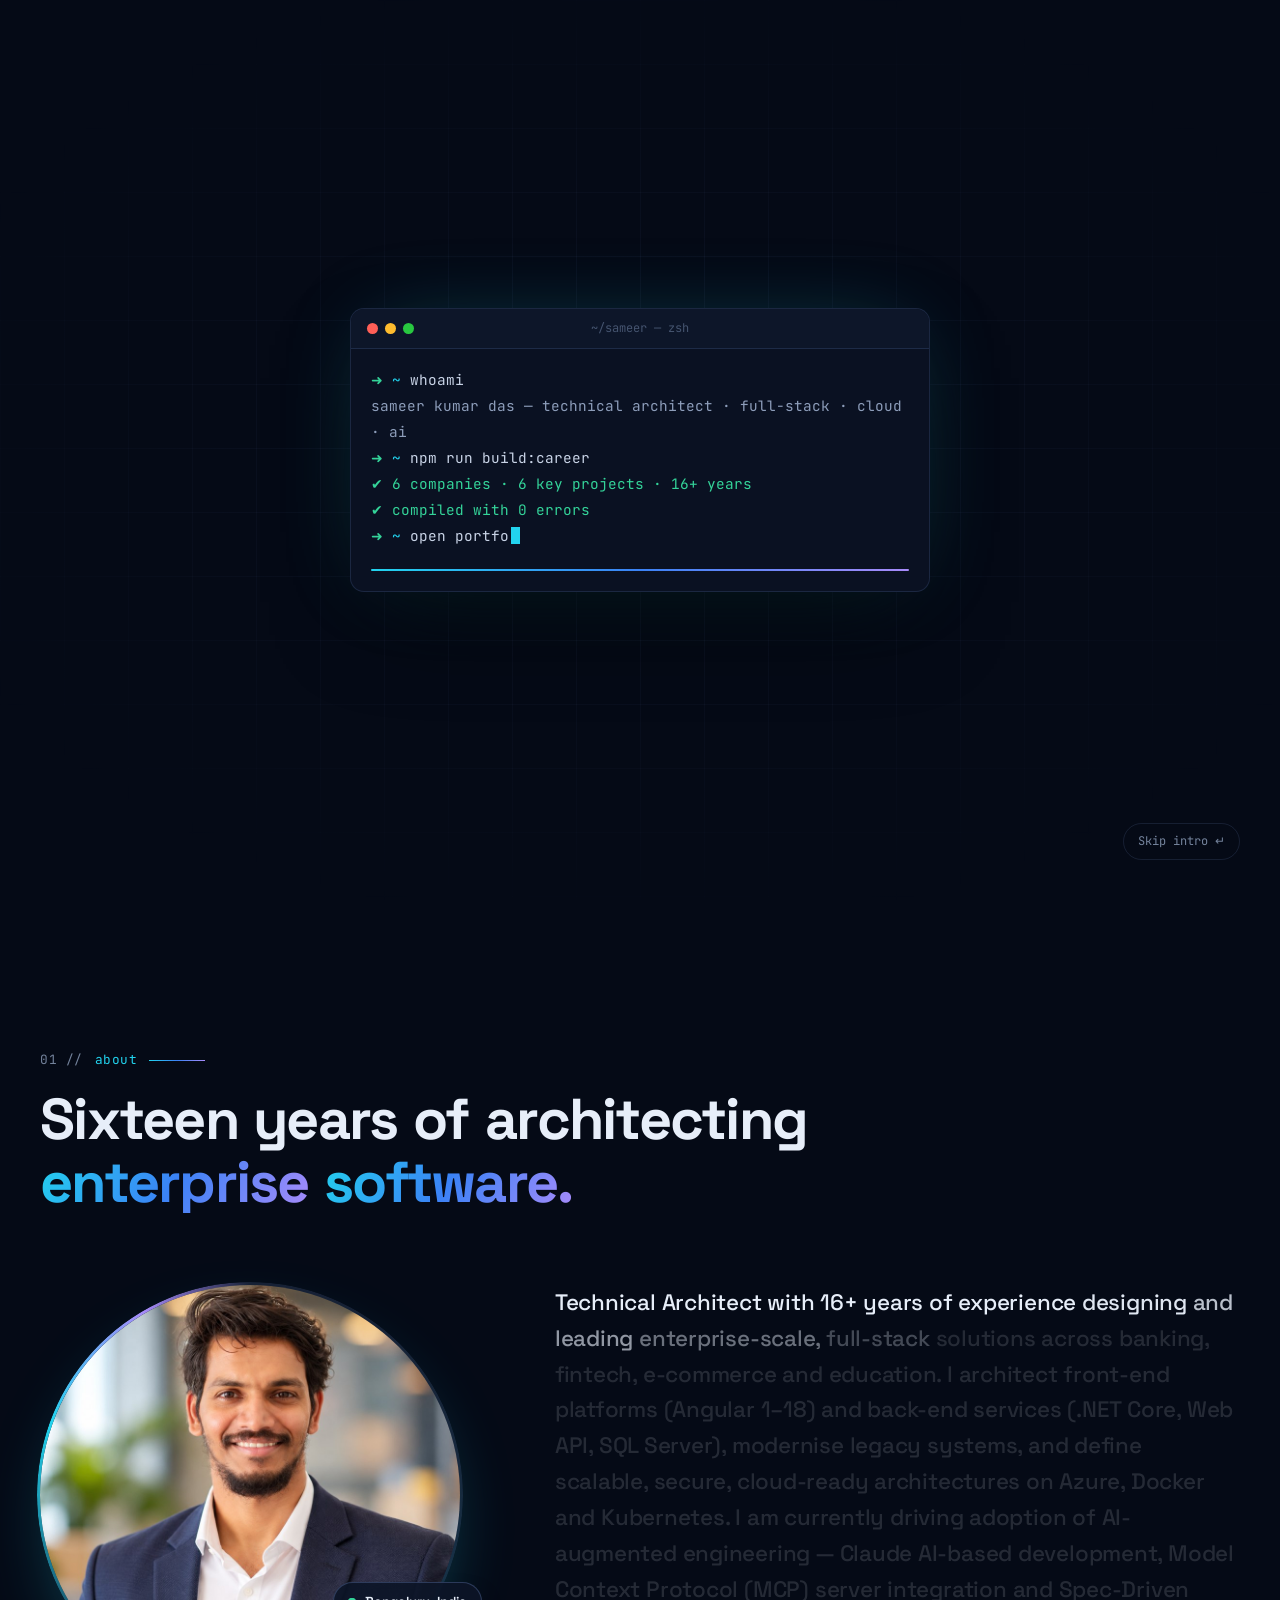
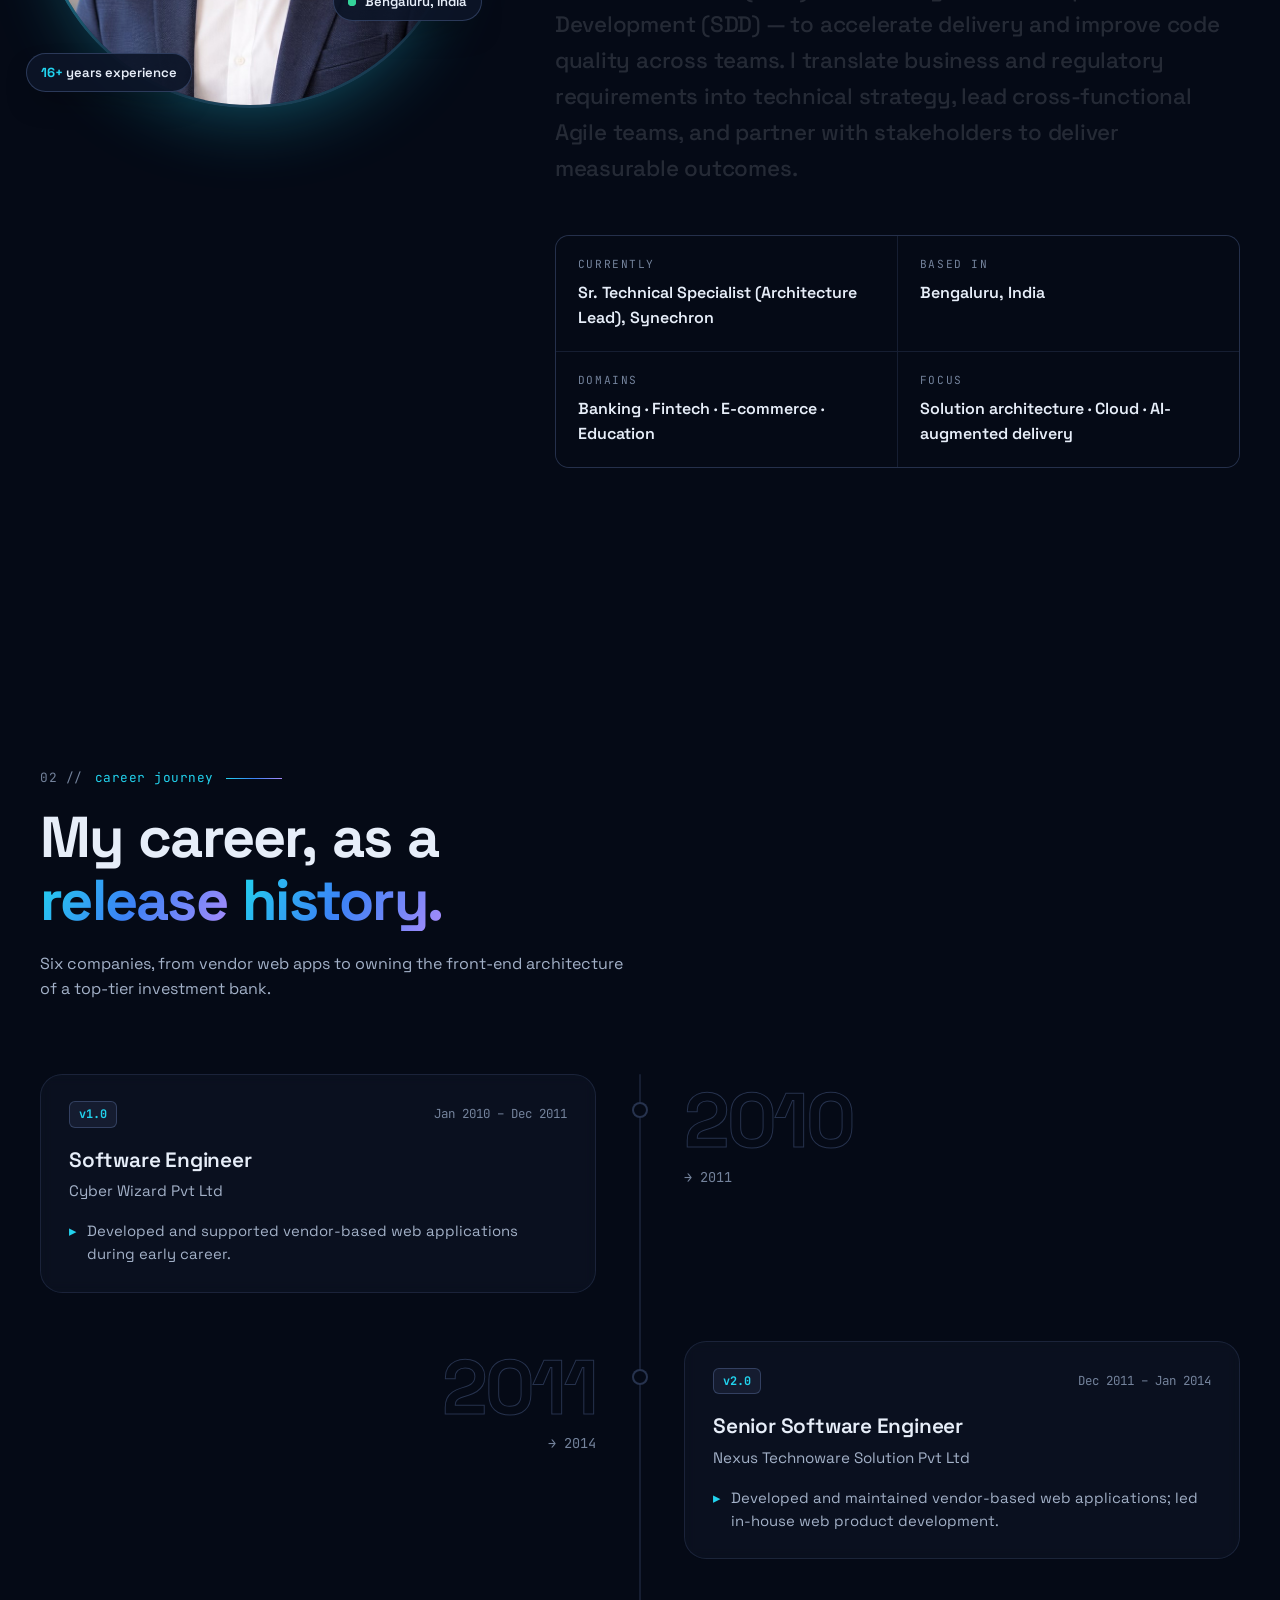
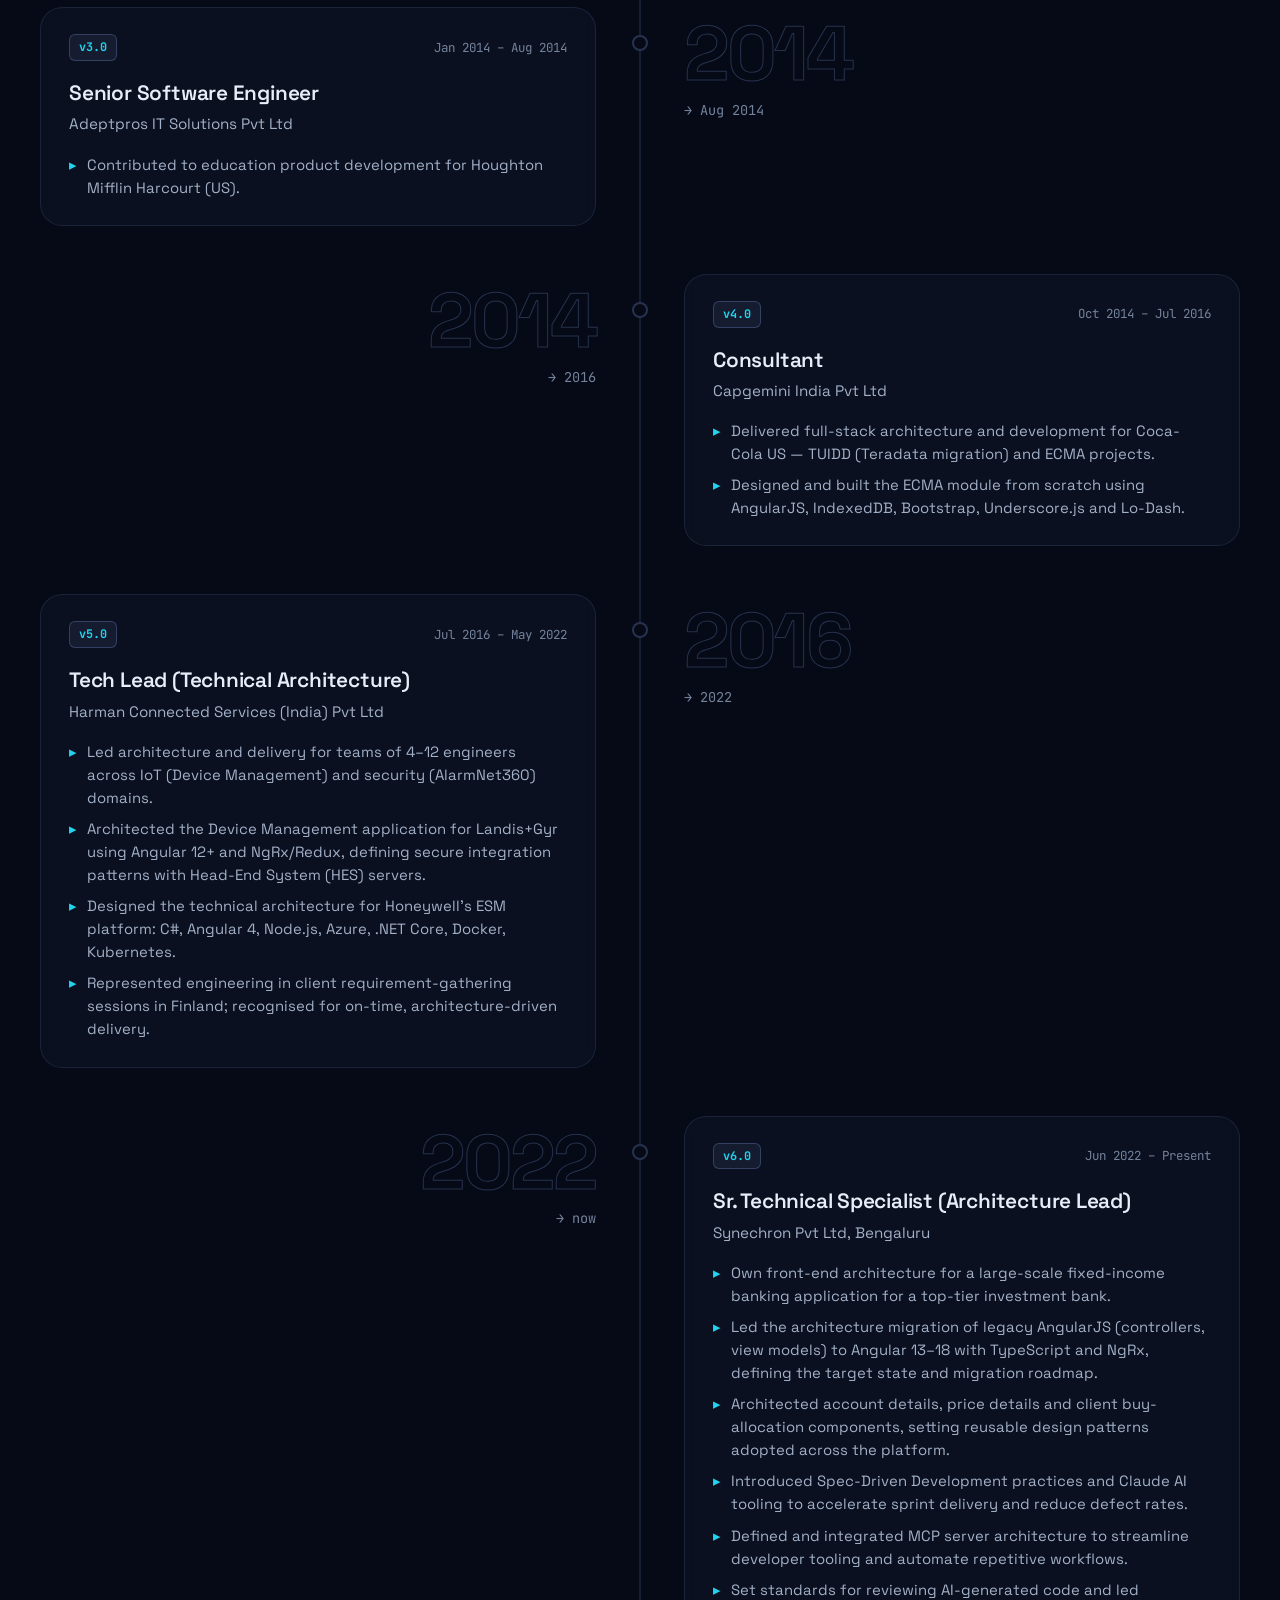
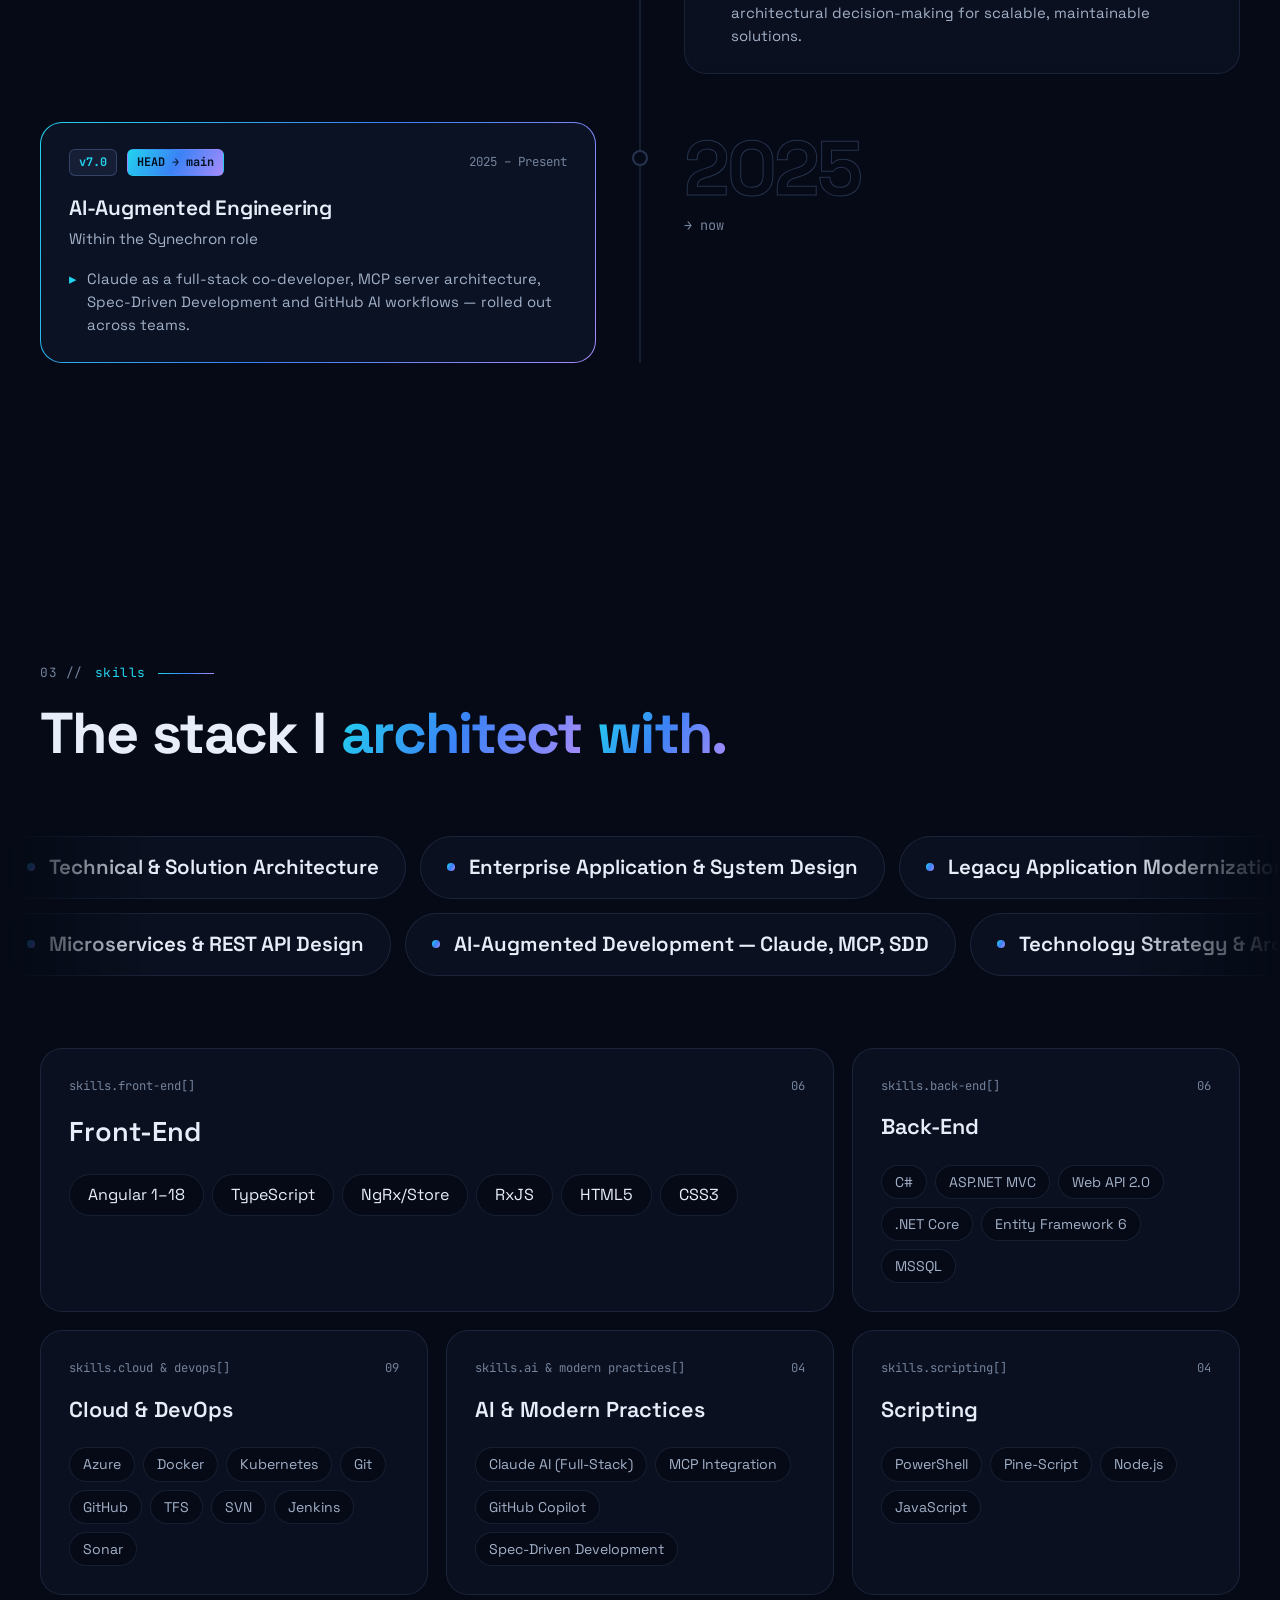
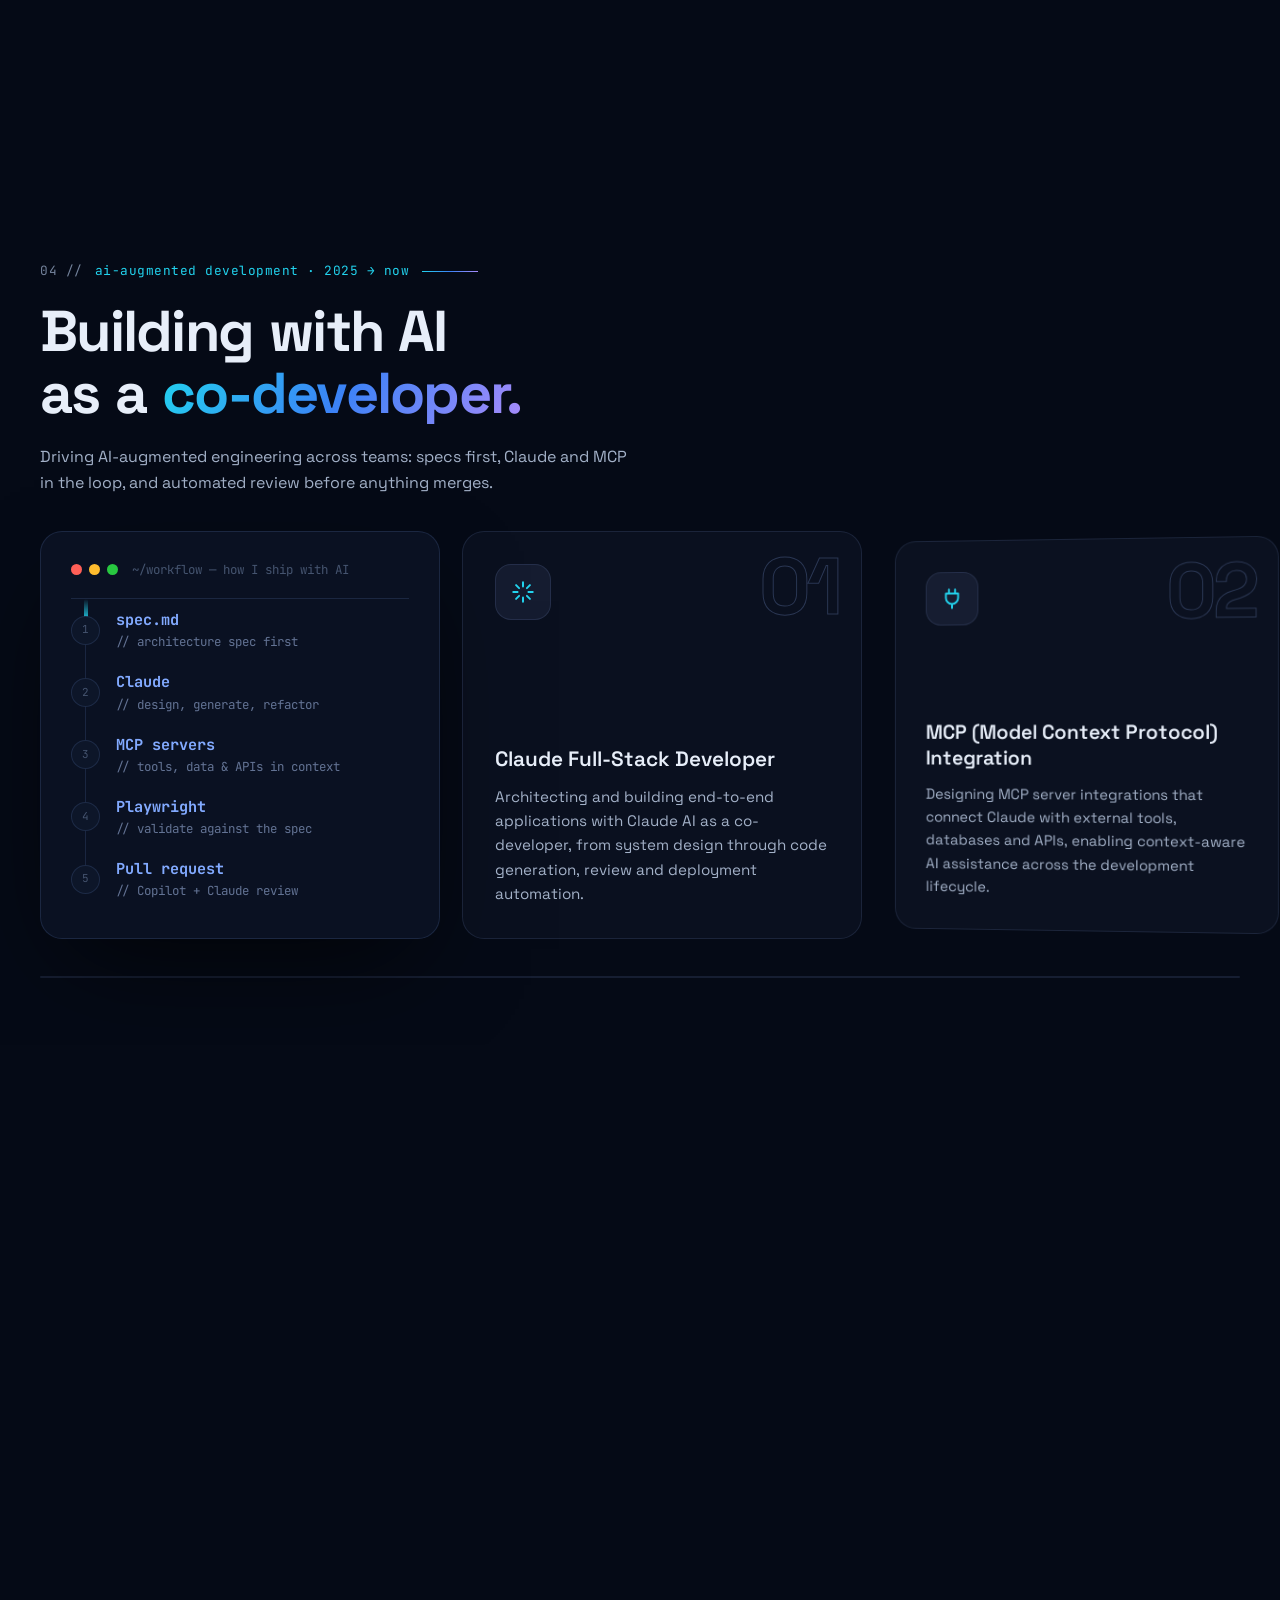
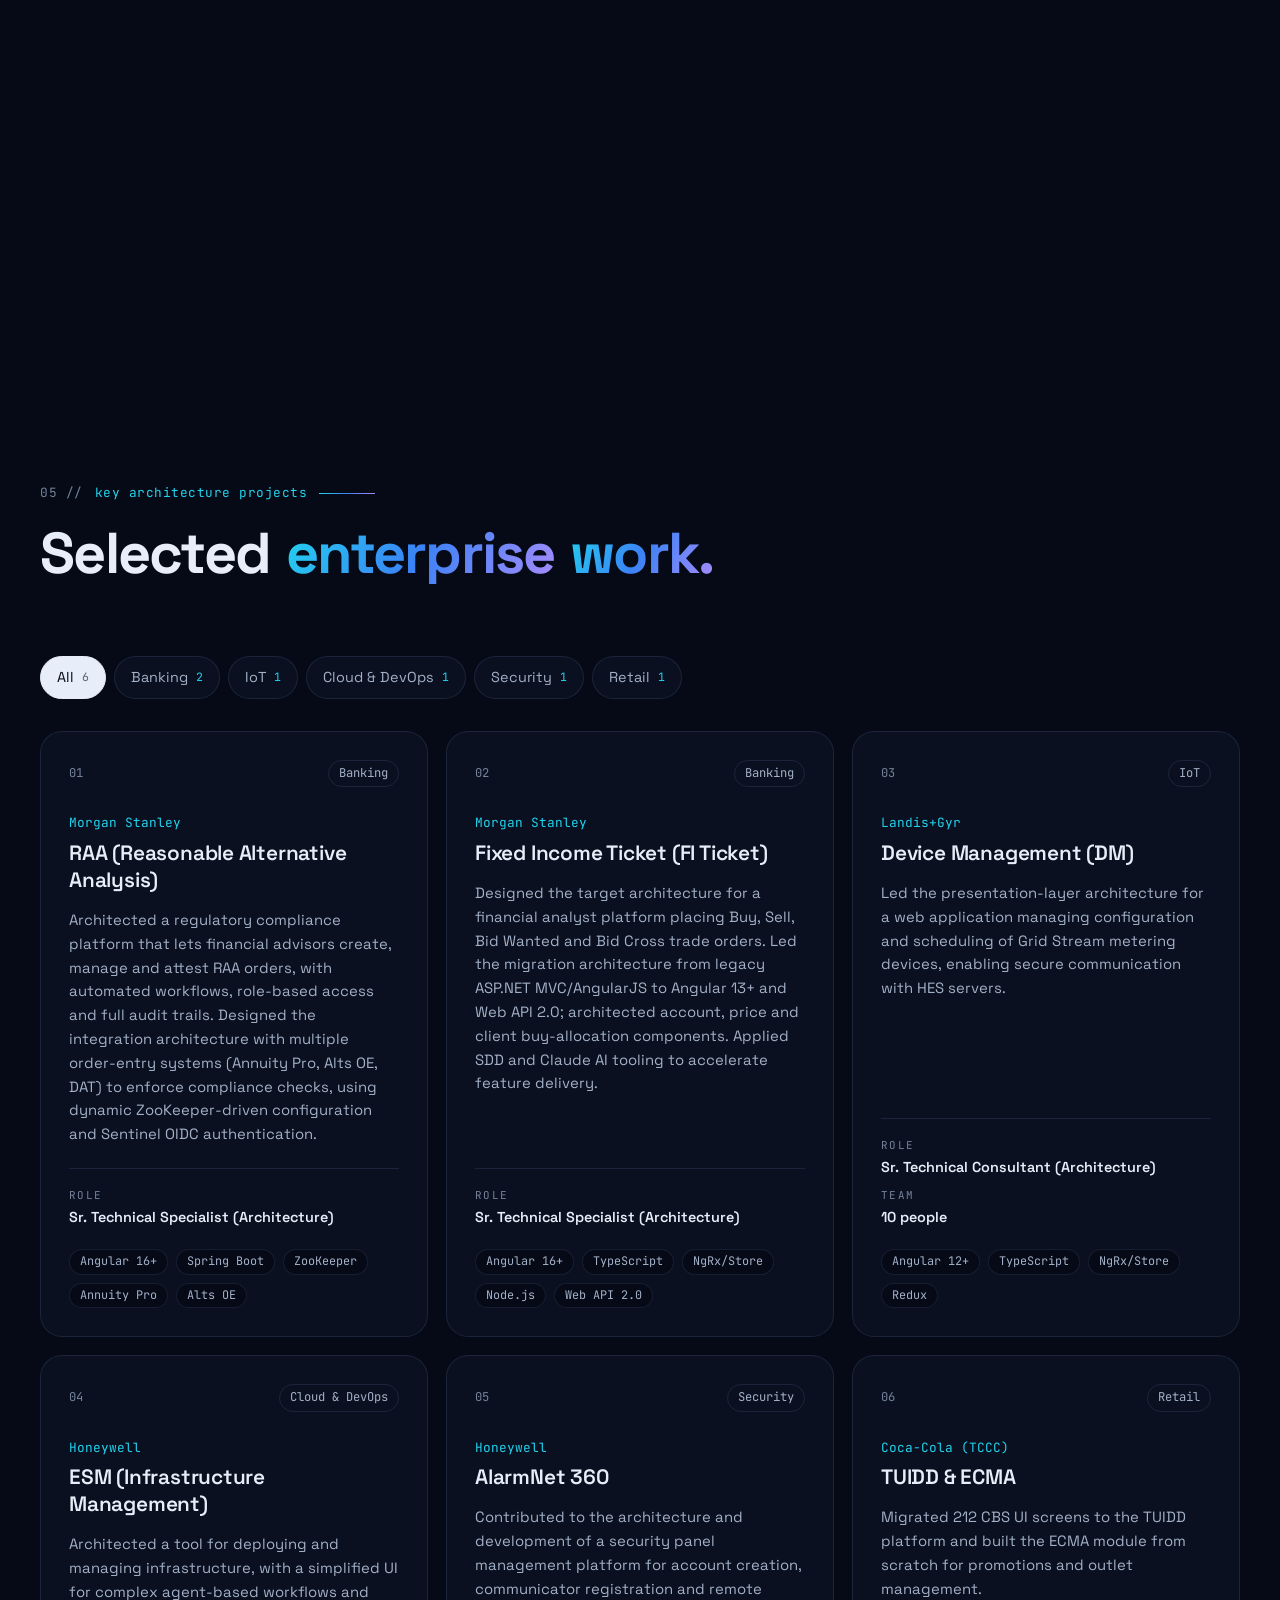
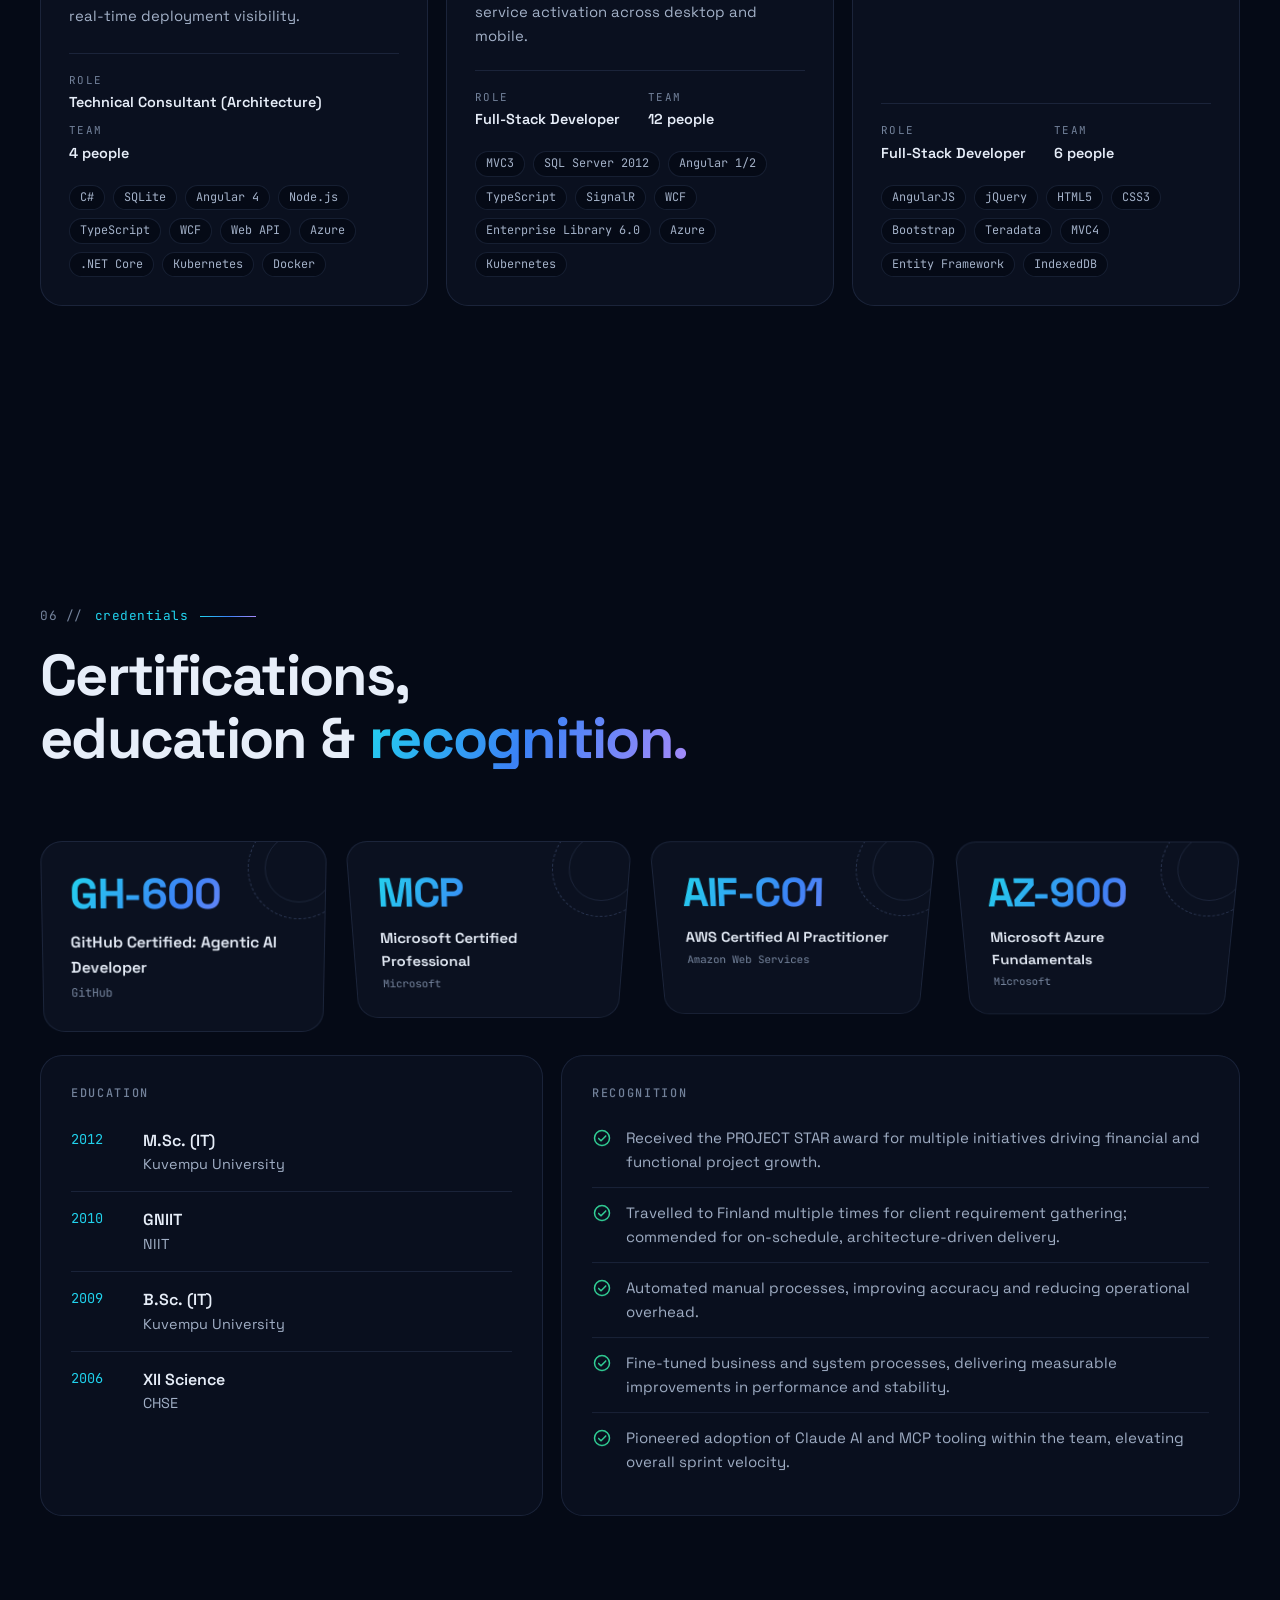
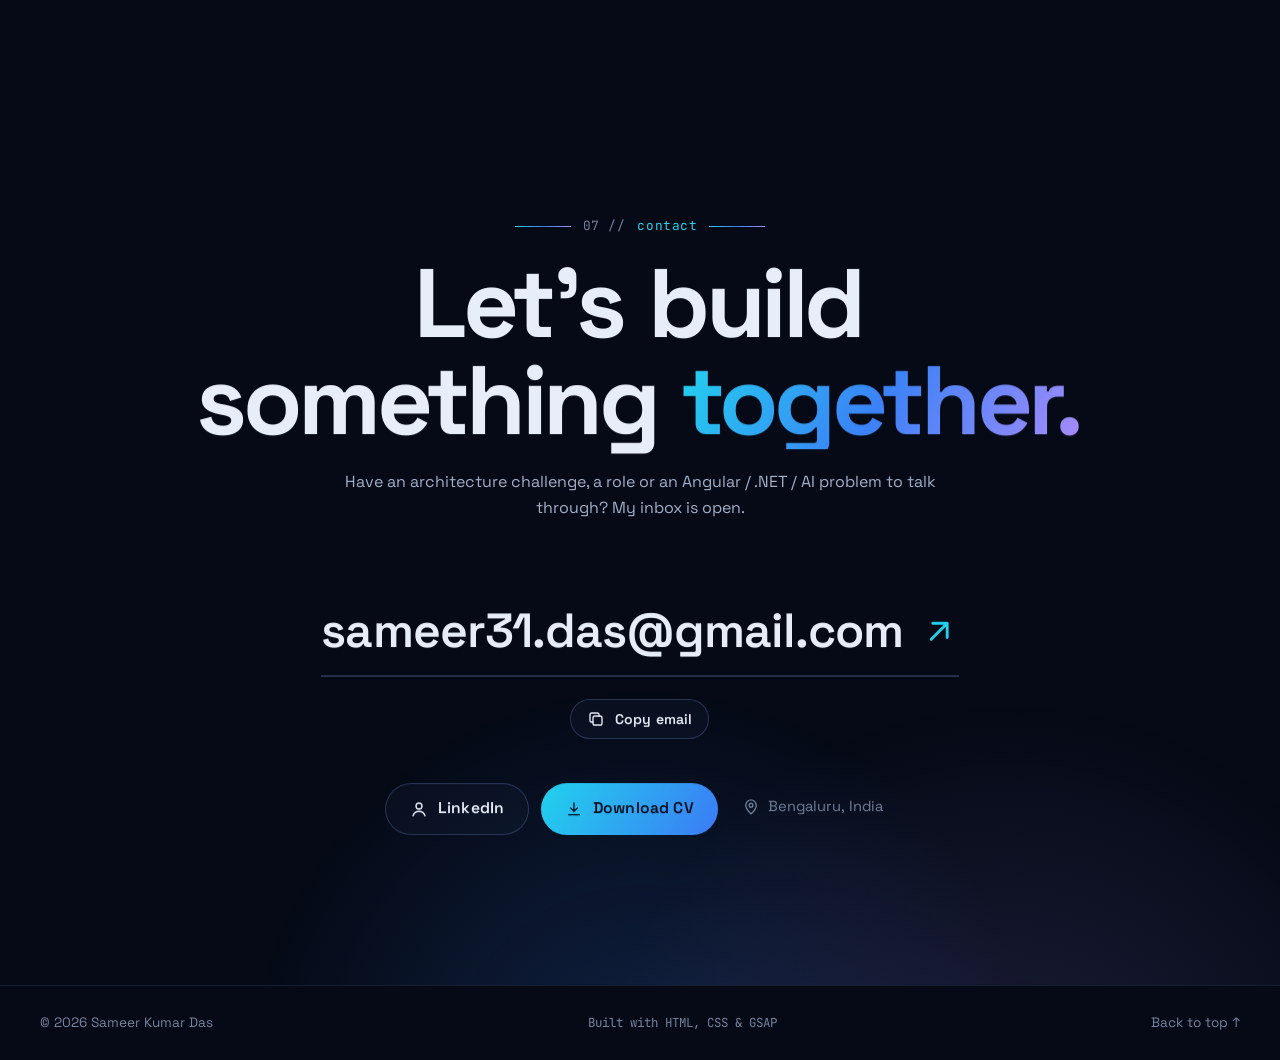
<file: index.html>
<!DOCTYPE html>
<html lang="en" data-theme="dark">
  <head>
    <meta charset="UTF-8" />
    <meta name="viewport" content="width=device-width, initial-scale=1" />
    <title>Sameer Kumar Das — Technical Architect | Full-Stack &amp; Cloud Solutions</title>
    <meta
      name="description"
      content="Portfolio of Sameer Kumar Das, Technical Architect with 16+ years designing enterprise-scale full-stack and cloud solutions with Angular, .NET and Azure, now AI-augmented with Claude, MCP and Spec-Driven Development."
    />
    <meta name="theme-color" content="#050a16" />
    <link rel="icon" href="assets/favicon.svg" type="image/svg+xml" />

    <script>
      /* Runs before first paint: theme, intro decision, animation failsafe. */
      (function () {
        var root = document.documentElement;
        root.classList.add('js');
        try {
          var theme = localStorage.getItem('sd-theme');
          if (theme === 'light' || theme === 'dark') root.setAttribute('data-theme', theme);
        } catch (e) {}

        var params = new URLSearchParams(location.search);
        var seen = false;
        try {
          seen = sessionStorage.getItem('sd-intro-seen') === '1';
        } catch (e) {}
        var reduce = window.matchMedia('(prefers-reduced-motion: reduce)').matches;
        var skip = params.has('nointro') || reduce || (seen && !params.has('intro'));
        root.classList.add(skip ? 'no-intro' : 'is-intro');

        // If the scripts never start, show everything after 4s.
        window.__sdFailsafe = setTimeout(function () {
          root.classList.remove('is-intro');
          root.classList.add('no-anim', 'no-intro');
        }, 4000);
      })();
    </script>

    <link rel="preconnect" href="https://fonts.googleapis.com" />
    <link rel="preconnect" href="https://fonts.gstatic.com" crossorigin />
    <link
      rel="stylesheet"
      href="https://fonts.googleapis.com/css2?family=JetBrains+Mono:wght@400;500;700&family=Space+Grotesk:wght@400;500;600;700&display=swap"
    />
    <link rel="stylesheet" href="css/tokens.css" />
    <link rel="stylesheet" href="css/base.css" />
    <link rel="stylesheet" href="css/sections.css" />
  </head>

  <body>
    <a class="skip-link" href="#main">Skip to content</a>

    <!-- ============ Boot intro ============ -->
    <div class="intro" id="intro">
      <div class="intro__terminal" aria-hidden="true">
        <div class="intro__bar">
          <div class="window-dots"><span></span><span></span><span></span></div>
          <p class="intro__title">~/sameer — zsh</p>
        </div>
        <div class="intro__body" id="intro-body"></div>
        <div class="intro__progress"><span id="intro-progress"></span></div>
      </div>
      <button class="intro__skip" id="intro-skip" type="button">Skip intro ↵</button>
    </div>

    <!-- ============ Navigation ============ -->
    <div class="scroll-progress" aria-hidden="true"><span id="scroll-progress"></span></div>

    <header class="nav" id="nav" data-hero="nav">
      <div class="container nav__inner">
        <a class="nav__logo" href="#top" aria-label="Sameer Kumar Das, back to top">
          <span class="nav__bracket">&lt;</span><span id="nav-initials">SD</span><span class="nav__bracket">/&gt;</span>
        </a>

        <nav class="nav__links" id="nav-links" aria-label="Sections"></nav>

        <div class="nav__actions">
          <button class="theme-toggle" id="theme-toggle" type="button" aria-label="Switch to light theme">
            <svg class="icon-sun" viewBox="0 0 24 24" fill="none" stroke="currentColor" stroke-width="2" stroke-linecap="round" aria-hidden="true">
              <circle cx="12" cy="12" r="4.2" />
              <path d="M12 2.5v2.2M12 19.3v2.2M4.6 4.6l1.6 1.6M17.8 17.8l1.6 1.6M2.5 12h2.2M19.3 12h2.2M4.6 19.4l1.6-1.6M17.8 6.2l1.6-1.6" />
            </svg>
            <svg class="icon-moon" viewBox="0 0 24 24" fill="none" stroke="currentColor" stroke-width="2" stroke-linejoin="round" aria-hidden="true">
              <path d="M20.5 14.2A8.5 8.5 0 0 1 9.8 3.5a8.5 8.5 0 1 0 10.7 10.7Z" />
            </svg>
          </button>
          <a class="btn btn--ghost btn--sm" id="nav-resume" href="assets/Sameer_Kumar_Das_Resume.pdf" download>Resume</a>
          <button class="nav__burger" id="nav-burger" type="button" aria-expanded="false" aria-controls="nav-links" aria-label="Open menu">
            <span></span><span></span>
          </button>
        </div>
      </div>
    </header>

    <main id="main">
      <!-- ============ Hero ============ -->
      <section class="hero" id="top" aria-labelledby="hero-title">
        <div class="hero__aurora" aria-hidden="true"><span></span><span></span><span></span></div>
        <div class="hero__grid" aria-hidden="true"></div>
        <canvas class="hero__canvas" id="hero-canvas" aria-hidden="true"></canvas>

        <div class="container hero__inner">
          <div class="hero__content">
            <p class="pill" data-hero="pill">
              <span class="pill__dot" aria-hidden="true"></span><span id="hero-status">Sr. Technical Specialist (Architecture Lead) @ Synechron · Bengaluru</span>
            </p>

            <h1 class="hero__title" id="hero-title" data-hero="title">
              <span class="hero__hello" data-hero-part="hello"><span class="tok-com">//</span> hello, I'm</span>
              <span class="hero__name" id="hero-name">Sameer Kumar Das</span>
            </h1>

            <p class="hero__role" id="hero-role" data-hero="role">
              <span aria-hidden="true"><span class="tok-kw">const</span> <span class="tok-var">role</span> <span class="tok-op">=</span> <span class="tok-str">"<span id="hero-typed">Technical Architect</span><span class="caret"></span>"</span><span class="tok-op">;</span></span>
              <span class="sr-only" id="hero-roles-sr"></span>
            </p>

            <p class="hero__tagline" id="hero-tagline" data-hero="tagline"></p>

            <div class="hero__cta" data-hero="cta">
              <a class="btn btn--primary magnetic" id="hero-resume" href="assets/Sameer_Kumar_Das_Resume.pdf" download>
                Download CV
                <svg viewBox="0 0 24 24" fill="none" stroke="currentColor" stroke-width="2" stroke-linecap="round" stroke-linejoin="round" aria-hidden="true">
                  <path d="M12 4v11m0 0-4.5-4.5M12 15l4.5-4.5M5 19.5h14" />
                </svg>
              </a>
              <a class="btn btn--ghost magnetic" id="hero-contact" href="mailto:sameer31.das@gmail.com">
                Say hello
                <svg viewBox="0 0 24 24" fill="none" stroke="currentColor" stroke-width="2" stroke-linecap="round" stroke-linejoin="round" aria-hidden="true">
                  <path d="M5 12h14m0 0-5.5-5.5M19 12l-5.5 5.5" />
                </svg>
              </a>
            </div>

            <ul class="hero__stats" id="hero-stats" data-hero="stats" role="list"></ul>
          </div>

          <div class="hero__visual" data-hero="visual" aria-hidden="true">
            <div class="stage" id="hero-stage">
              <div class="code-window">
                <div class="code-window__bar">
                  <div class="window-dots"><span></span><span></span><span></span></div>
                  <div class="code-tabs">
                    <span class="code-tab is-active"><span class="code-tab__icon">TS</span>sameer.ts</span>
                    <span class="code-tab"><span class="code-tab__icon code-tab__icon--md">MD</span>career.log</span>
                  </div>
                </div>
                <pre class="code-window__body"><code id="hero-code"></code></pre>
                <div class="code-window__status">
                  <span class="status__branch">⎇ main</span>
                  <span>TypeScript</span>
                  <span>UTF-8</span>
                  <span class="status__check" id="code-status">● compiling…</span>
                </div>
              </div>
              <!-- badges are injected here from data.js -->
            </div>
          </div>
        </div>

        <a class="scroll-cue" id="scroll-cue" href="#" hidden>
          <span class="scroll-cue__mouse" aria-hidden="true"></span>
          Scroll
        </a>
      </section>

      <!-- ============ About ============ -->
      <section class="section about" id="about" data-nav="About">
        <div class="container">
          <header data-section-head="about"></header>
          <div class="about__grid">
            <figure class="portrait" id="about-portrait" data-reveal></figure>
            <div class="about__body">
              <p class="about__summary" id="about-summary"></p>
              <dl class="facts" id="about-facts" data-reveal></dl>
            </div>
          </div>
        </div>
      </section>

      <!-- ============ Career journey ============ -->
      <section class="section journey" id="journey" data-nav="Journey">
        <div class="container">
          <header data-section-head="journey"></header>
          <div class="timeline" id="timeline"></div>
        </div>
      </section>

      <!-- ============ Skills ============ -->
      <section class="section skills" id="skills" data-nav="Skills">
        <div class="container">
          <header data-section-head="skills"></header>
        </div>
        <div class="marquees" id="skills-marquee"></div>
        <div class="container">
          <ul class="skills-grid" id="skills-grid" role="list"></ul>
        </div>
      </section>

      <!-- ============ AI-augmented development (pinned, horizontal on desktop) ============ -->
      <section class="section ai-section" id="ai" data-nav="AI">
        <div class="container">
          <header data-section-head="ai"></header>
        </div>
        <div class="ai__track" id="ai-track"></div>
        <div class="container">
          <div class="ai__progress" aria-hidden="true"><span id="ai-progress"></span></div>
        </div>
      </section>

      <!-- ============ Projects ============ -->
      <section class="section projects" id="projects" data-nav="Projects">
        <div class="container">
          <header data-section-head="projects"></header>
          <div class="filters" id="project-filters" role="group" aria-label="Filter projects by domain"></div>
          <ul class="projects-grid" id="projects-grid" role="list"></ul>
          <p class="sr-only" id="projects-status" aria-live="polite"></p>
        </div>
      </section>

      <!-- ============ Certifications, education, recognition ============ -->
      <section class="section credentials" id="credentials" data-nav="Credentials">
        <div class="container">
          <header data-section-head="credentials"></header>
          <ul class="certs" id="certs" role="list"></ul>
          <div class="creds__cols">
            <div class="panel" data-reveal>
              <h3 class="panel__title">Education</h3>
              <ol class="edu" id="edu" role="list"></ol>
            </div>
            <div class="panel" data-reveal>
              <h3 class="panel__title">Recognition</h3>
              <ul class="wins" id="wins" role="list"></ul>
            </div>
          </div>
        </div>
      </section>

      <!-- ============ Contact ============ -->
      <section class="section contact" id="contact" data-nav="Contact">
        <div class="contact__bg" aria-hidden="true"><span></span><span></span></div>
        <div class="container contact__inner">
          <header data-section-head="contact"></header>
          <div class="contact__mail" id="contact-mail" data-reveal></div>
          <ul class="contact__links" id="contact-links" role="list" data-reveal></ul>
        </div>
      </section>
    </main>

    <footer class="footer">
      <div class="container footer__inner">
        <p>© <span id="footer-year"></span> <span id="footer-name"></span></p>
        <p class="mono">Built with HTML, CSS &amp; GSAP</p>
        <a class="footer__top" href="#top">Back to top ↑</a>
      </div>
    </footer>

    <script src="assets/vendor/gsap.min.js" defer></script>
    <script src="assets/vendor/ScrollTrigger.min.js" defer></script>
    <script src="js/data.js" defer></script>
    <script src="js/render.js" defer></script>
    <script src="js/effects.js" defer></script>
    <script src="js/particles.js" defer></script>
    <script src="js/intro.js" defer></script>
    <script src="js/animations.js" defer></script>
    <script src="js/main.js" defer></script>
  </body>
</html>
</file>
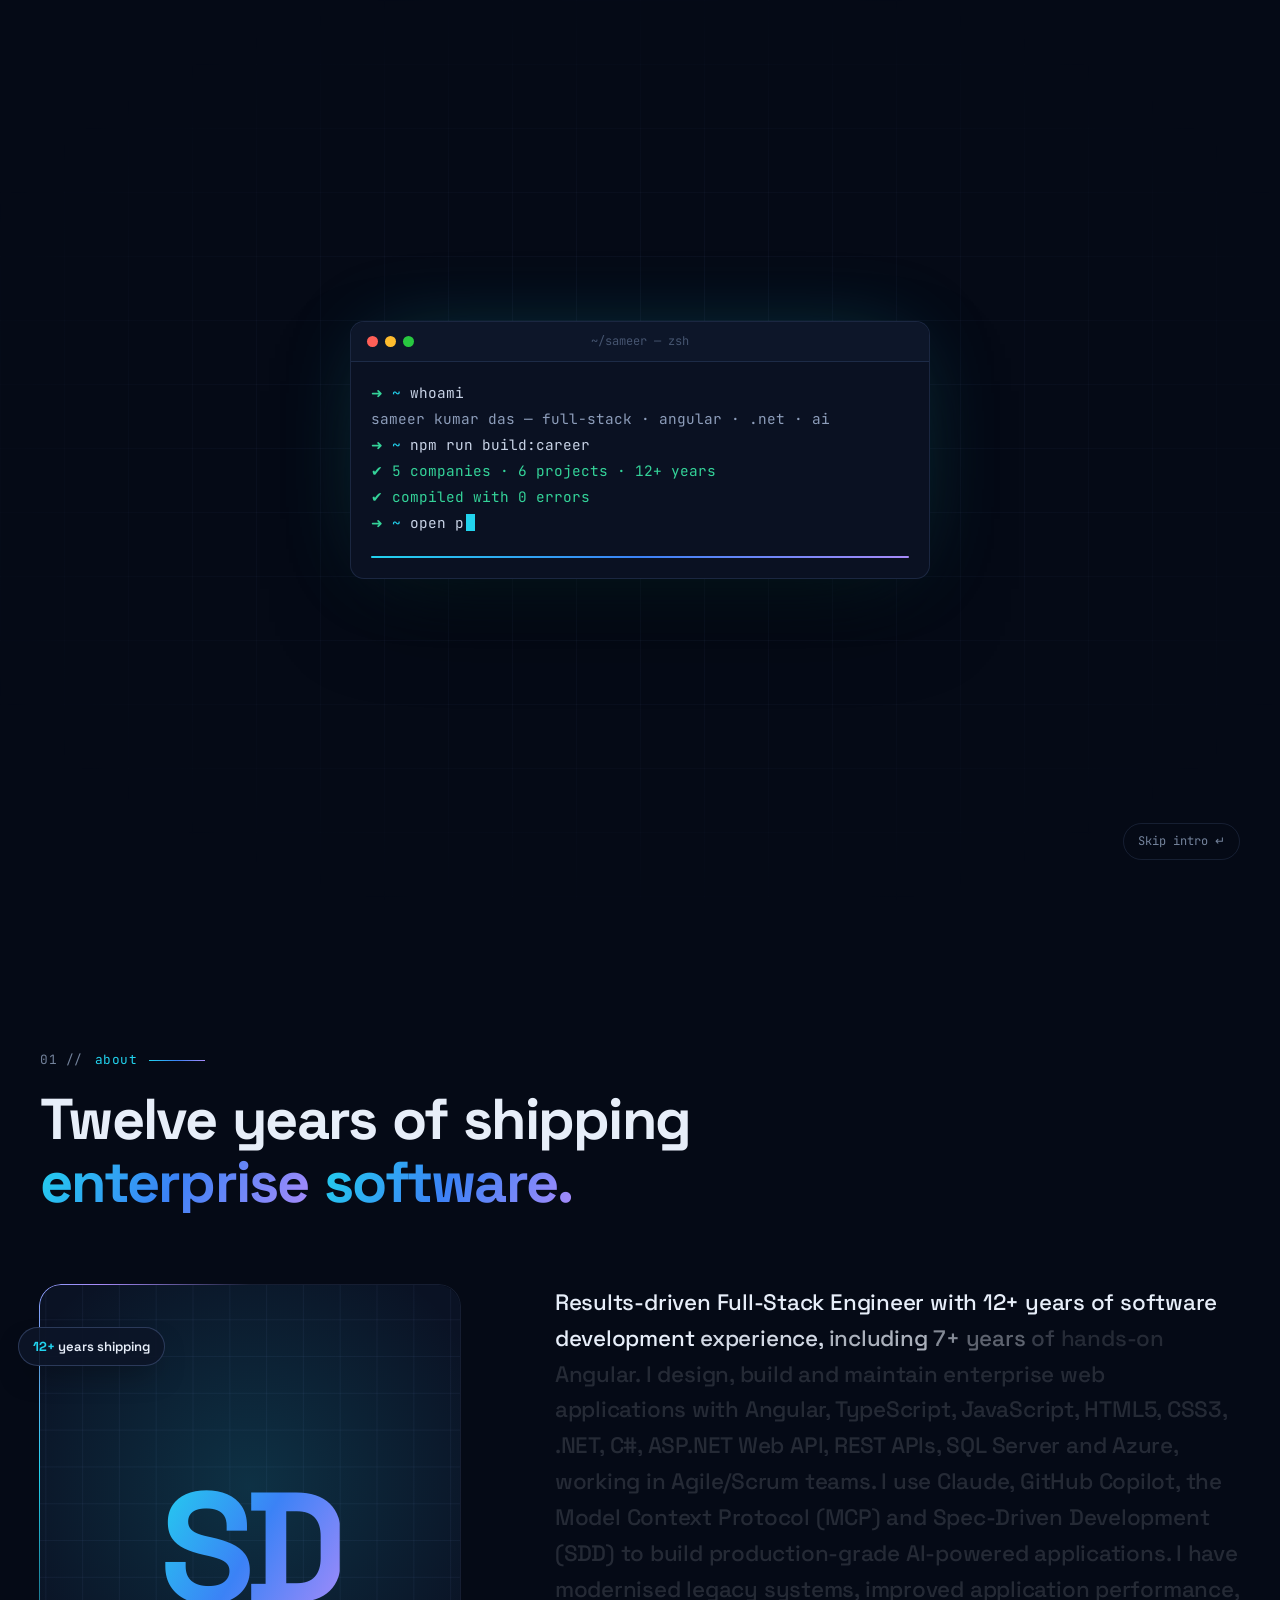
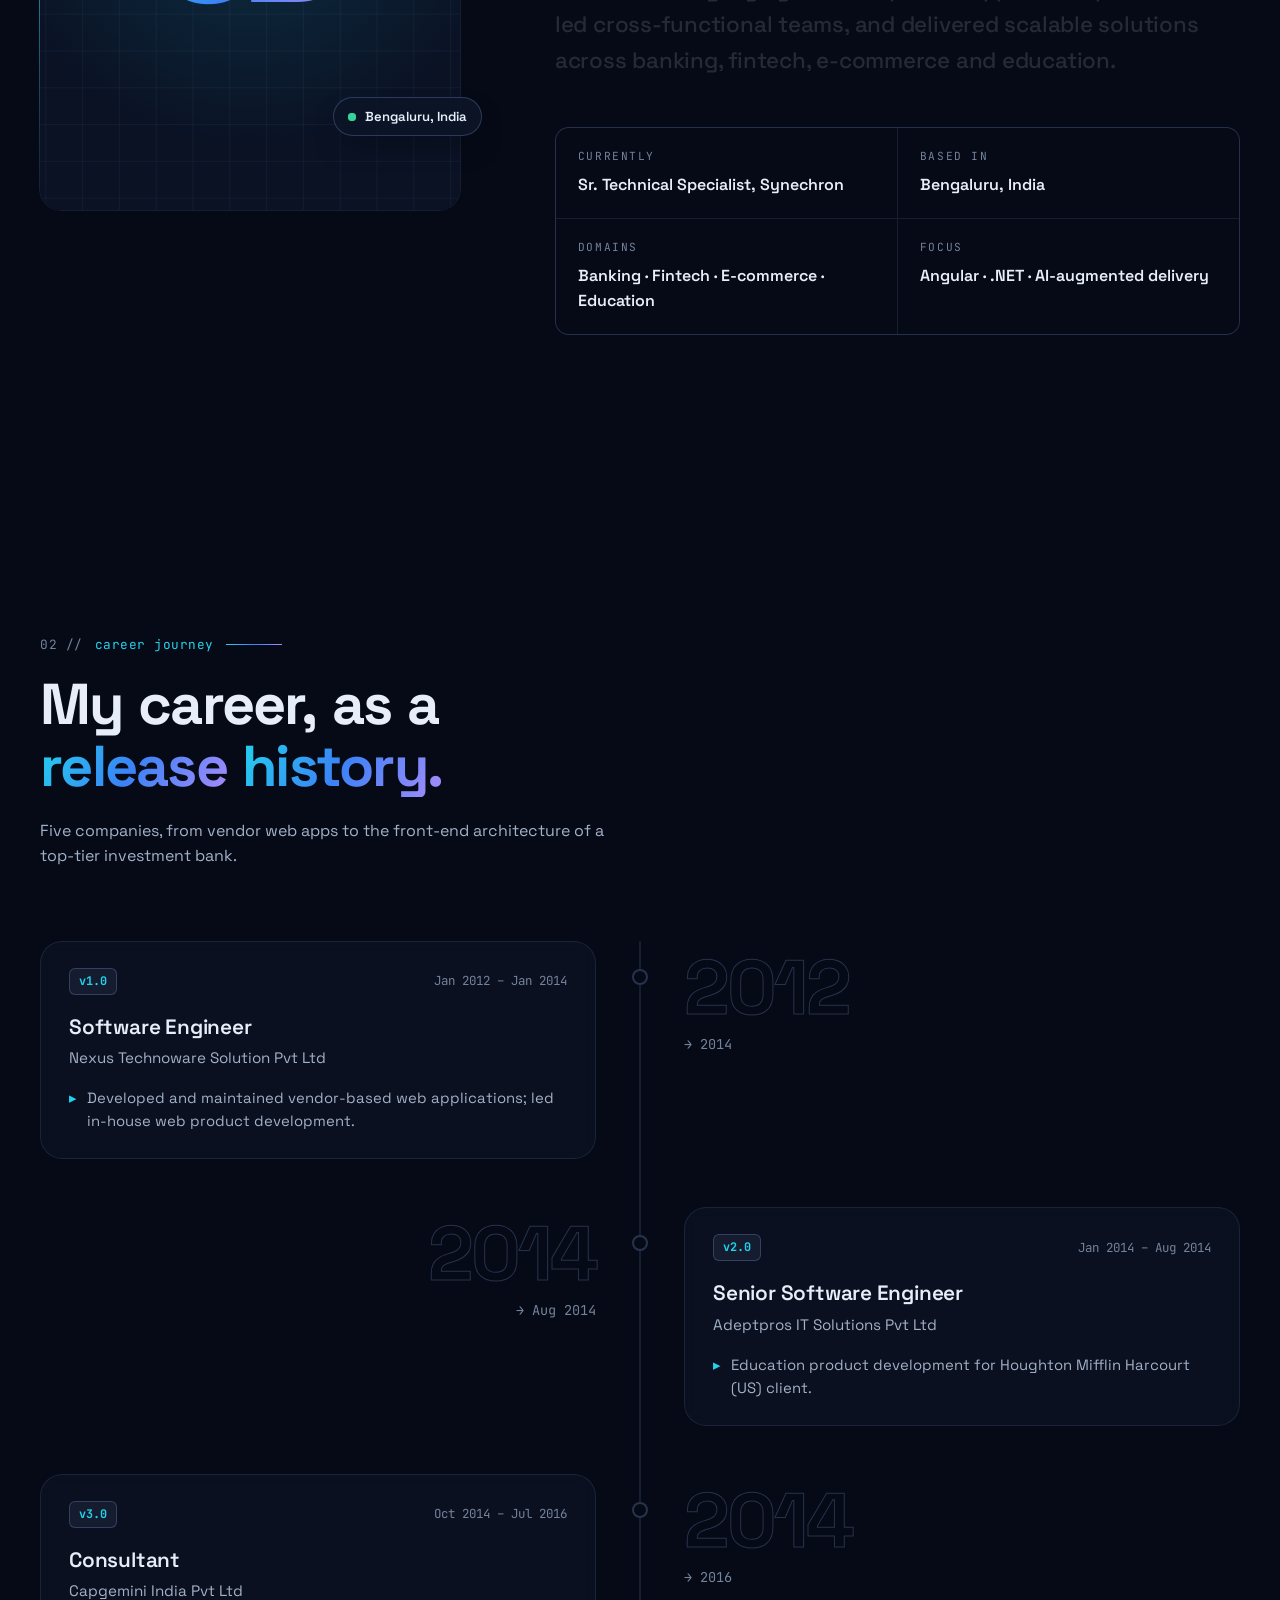
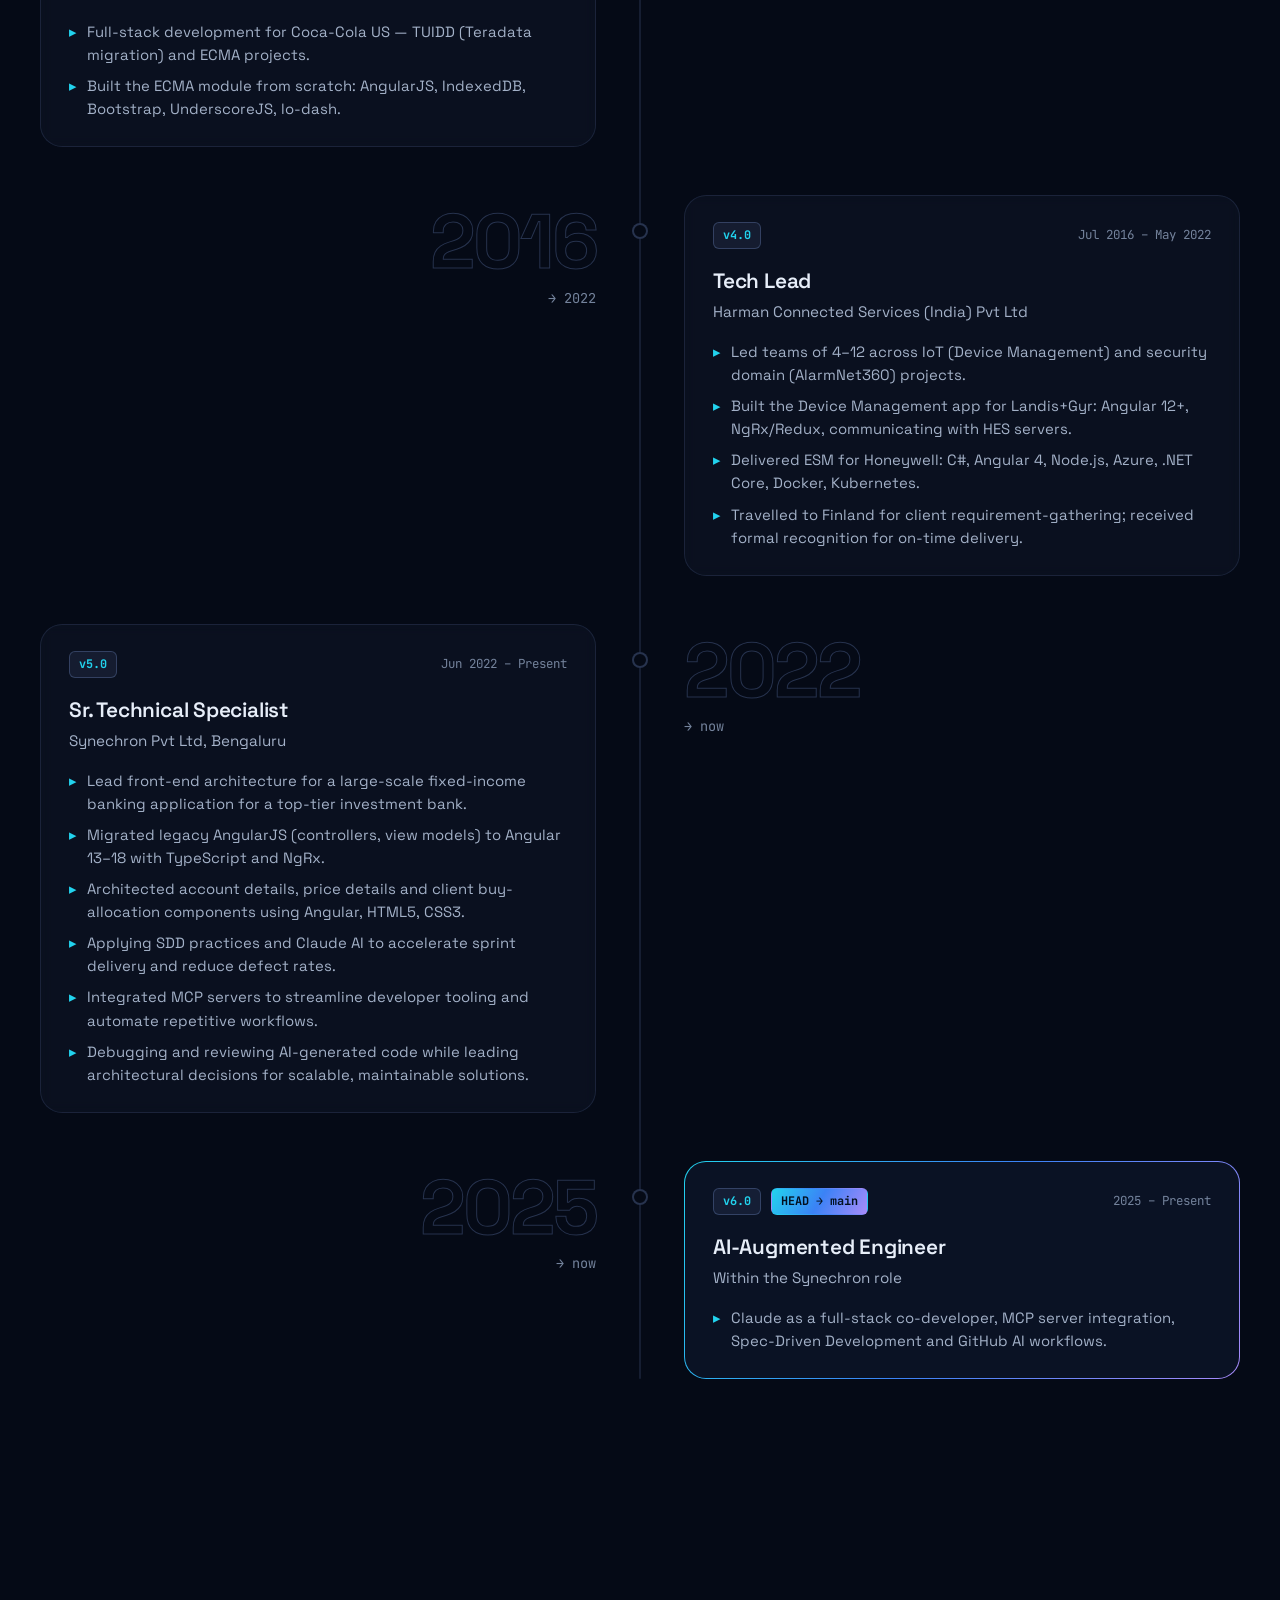
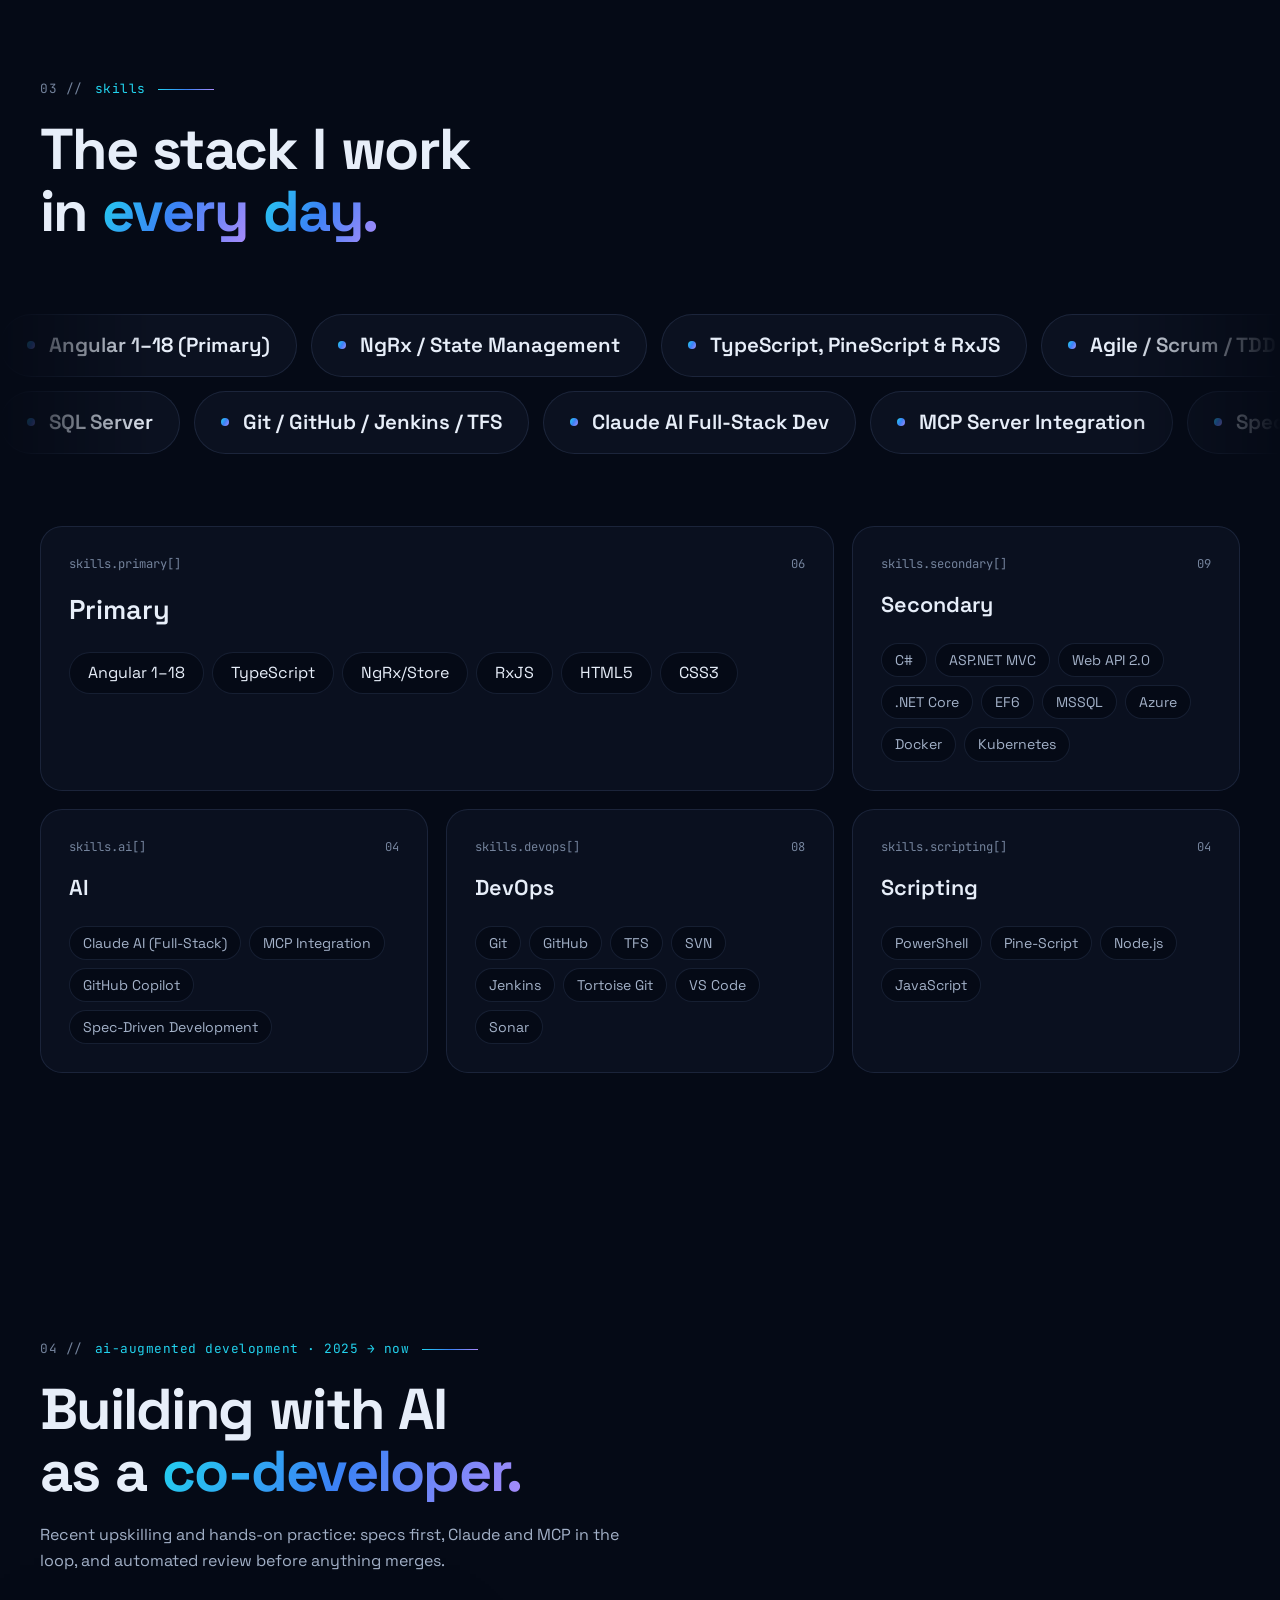
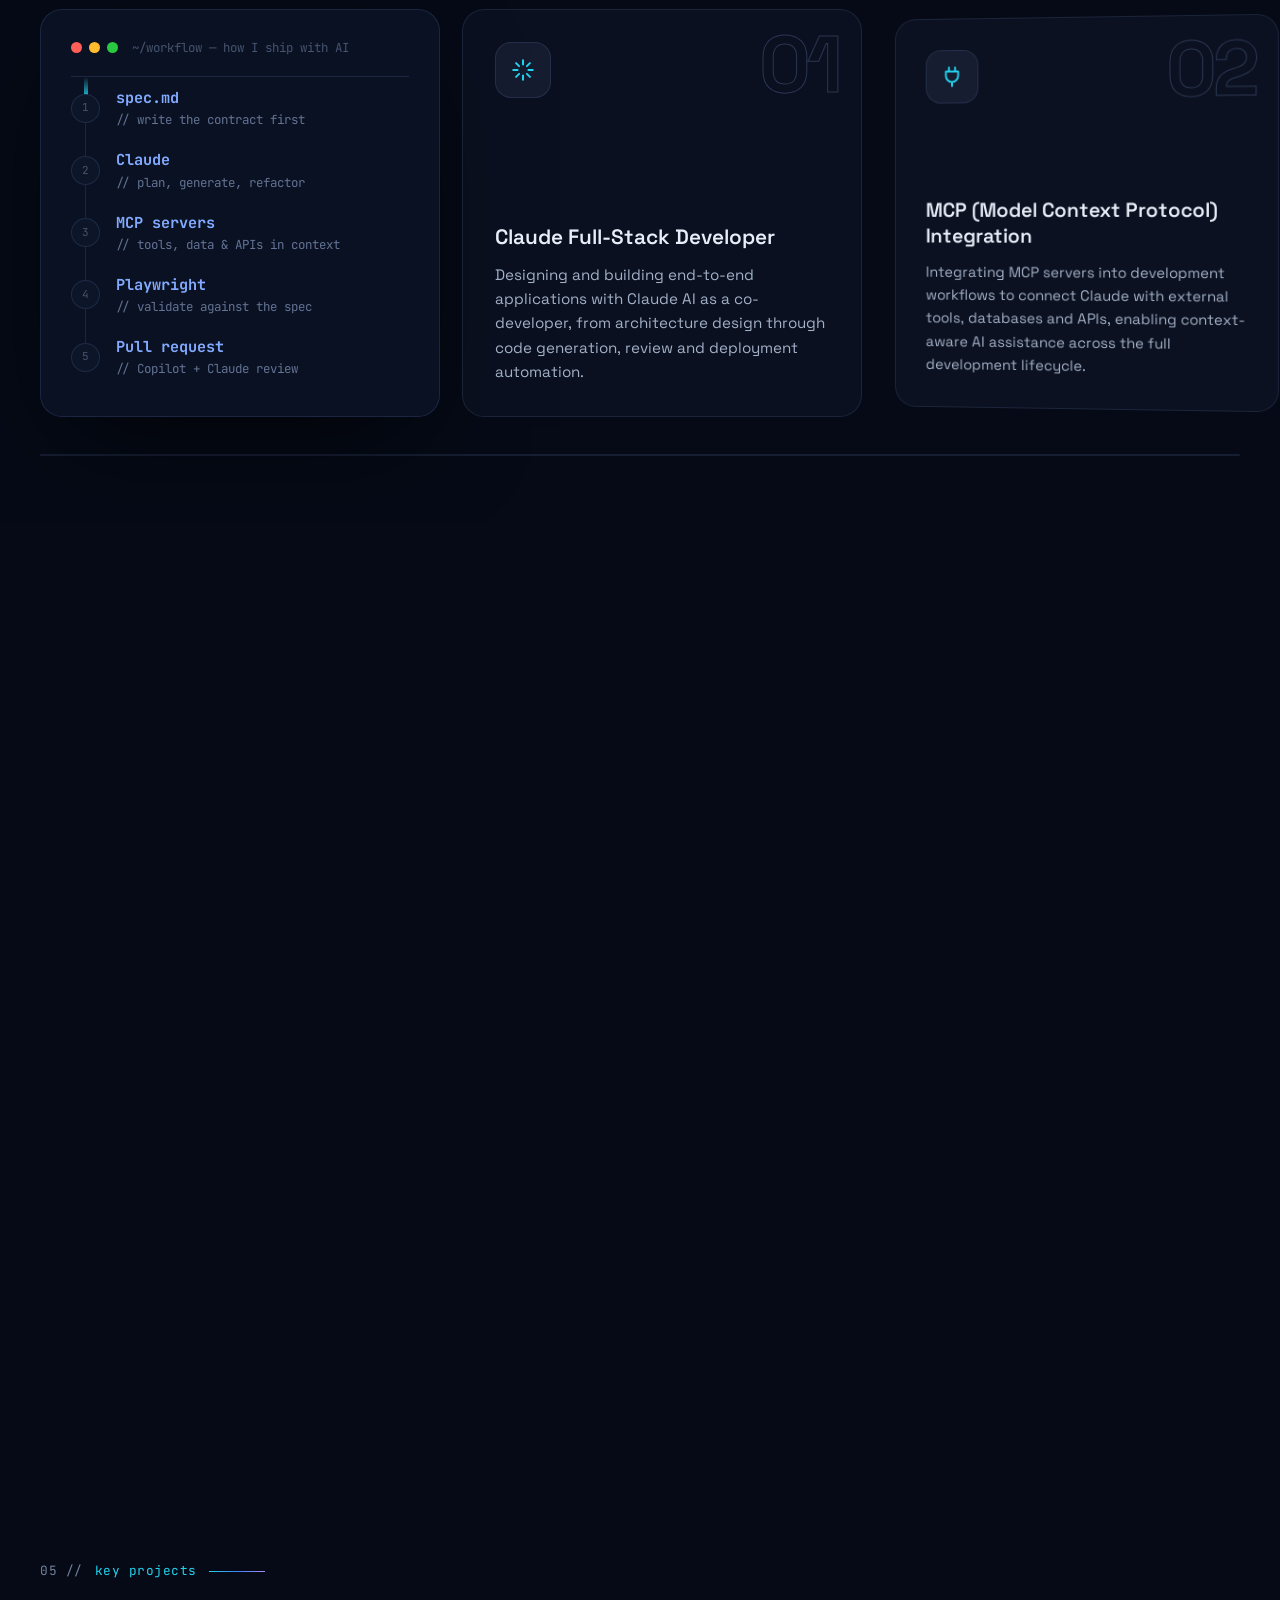
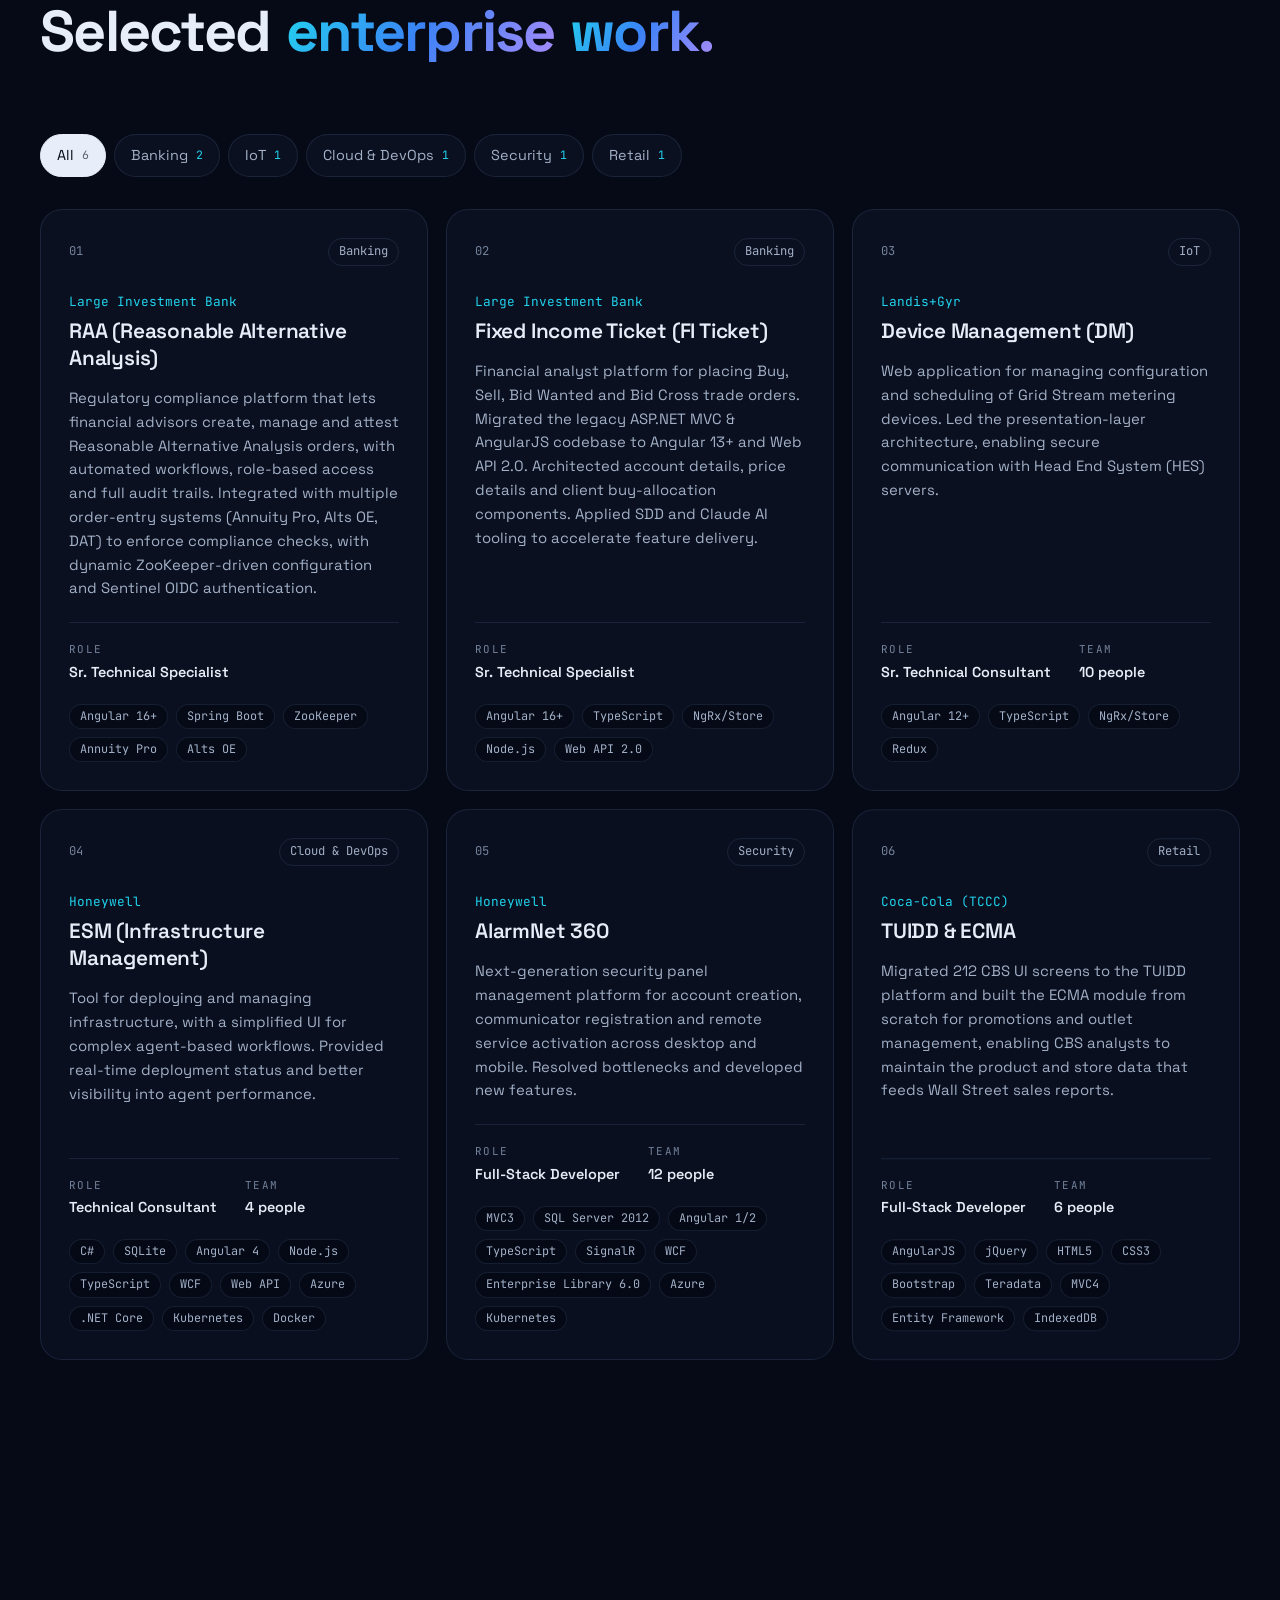
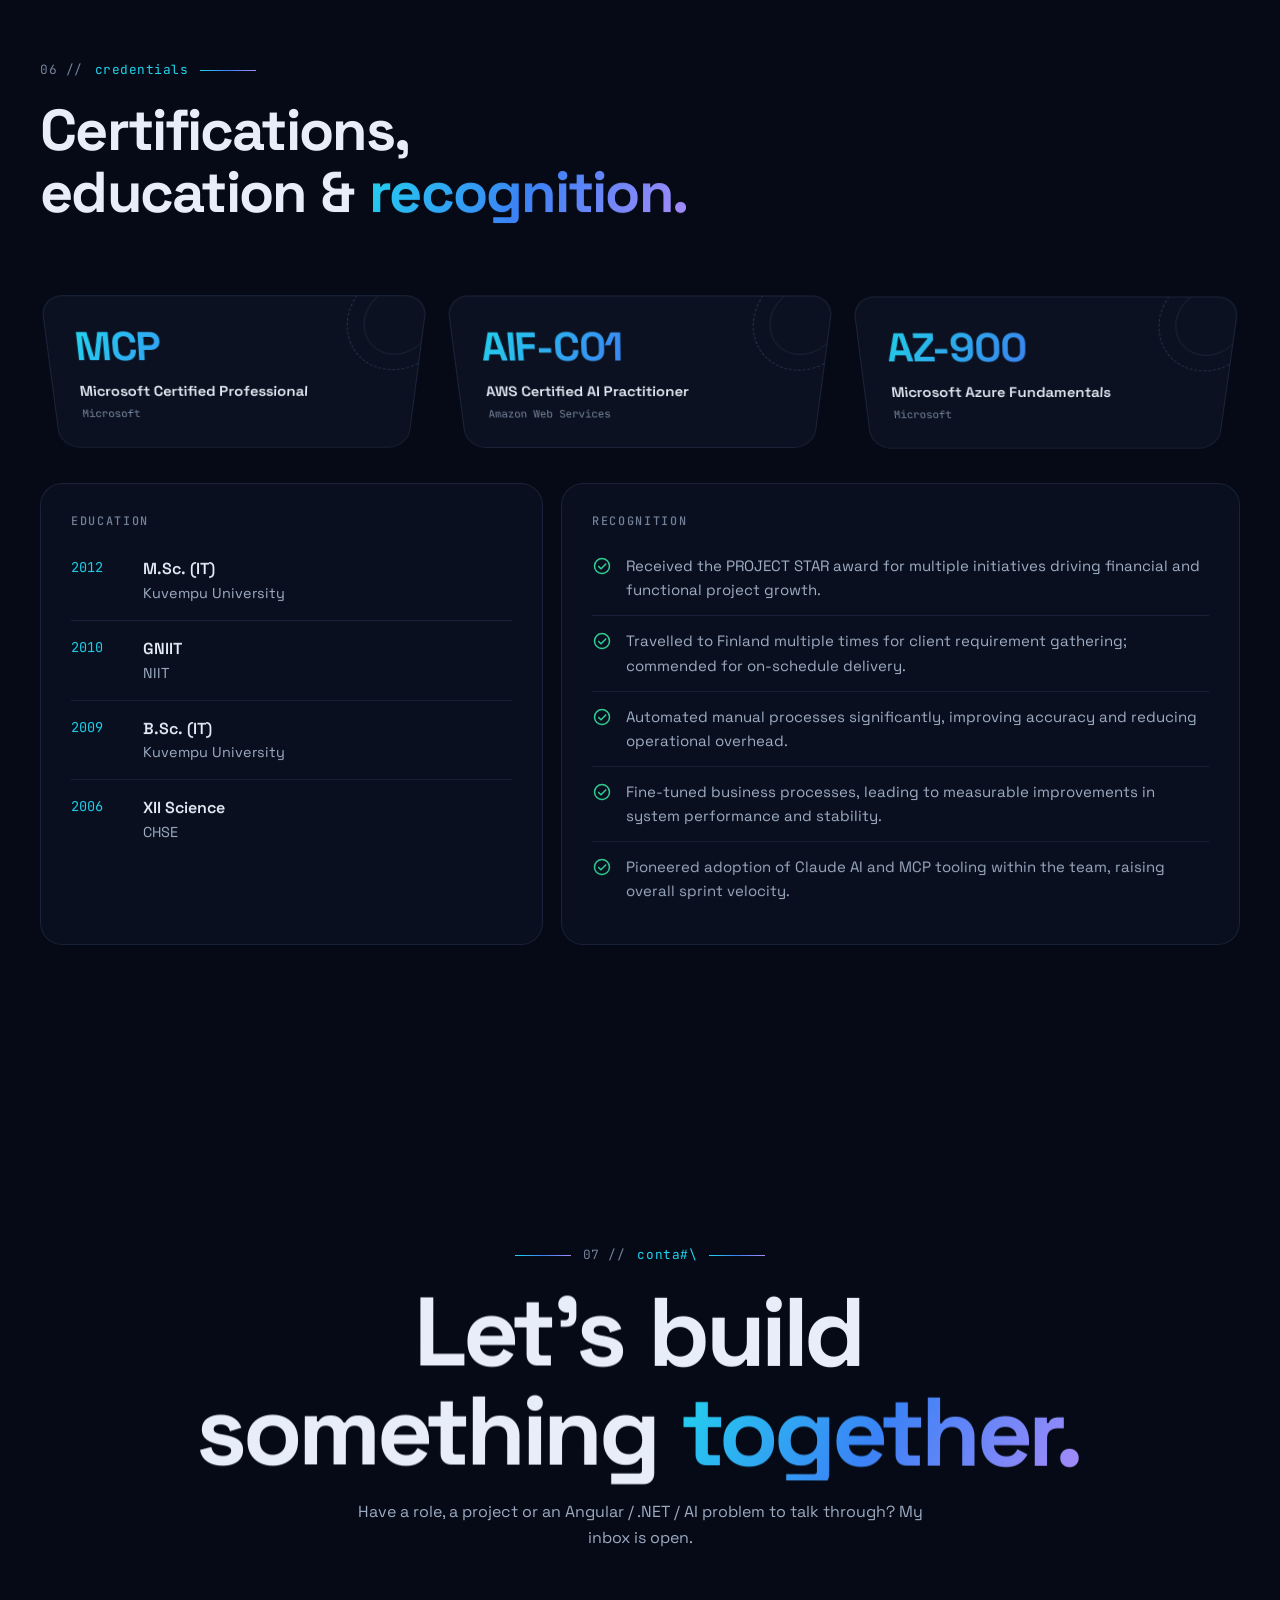
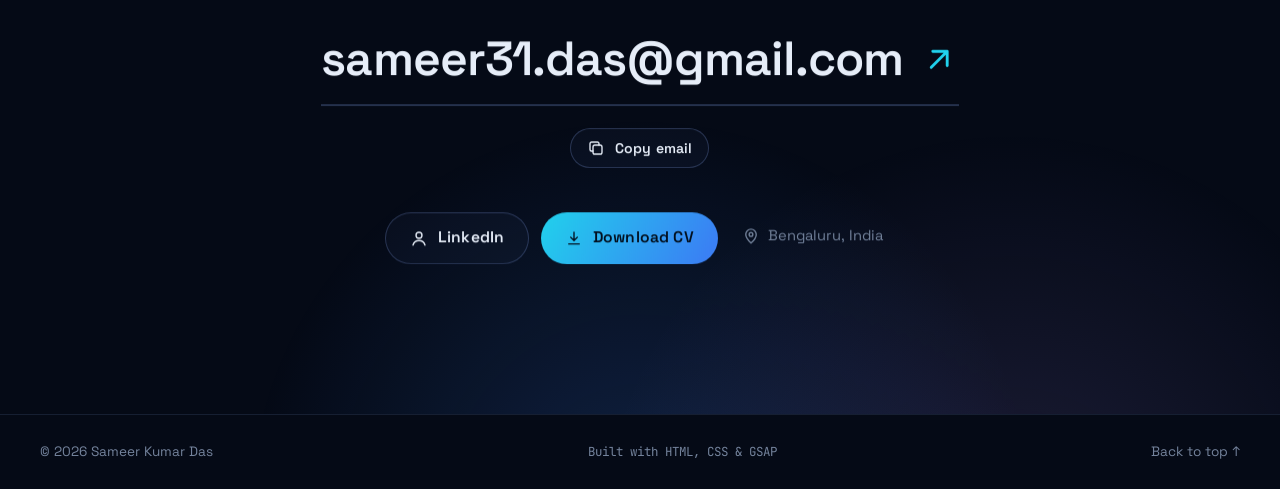
<file: demo/index.html>
<!DOCTYPE html>
<html lang="en" data-theme="dark">
  <head>
    <meta charset="UTF-8" />
    <meta name="viewport" content="width=device-width, initial-scale=1" />
    <title>Sameer Kumar Das — AI Solutions Engineer &amp; Full-Stack Developer</title>
    <meta
      name="description"
      content="Portfolio of Sameer Kumar Das: 12+ years building enterprise web apps with Angular, TypeScript and .NET, now AI-augmented with Claude, MCP and Spec-Driven Development."
    />
    <meta name="theme-color" content="#050a16" />
    <link rel="icon" href="assets/favicon.svg" type="image/svg+xml" />

    <script>
      /* Runs before first paint: theme, intro decision, animation failsafe. */
      (function () {
        var root = document.documentElement;
        root.classList.add('js');
        try {
          var theme = localStorage.getItem('sd-theme');
          if (theme === 'light' || theme === 'dark') root.setAttribute('data-theme', theme);
        } catch (e) {}

        var params = new URLSearchParams(location.search);
        var seen = false;
        try {
          seen = sessionStorage.getItem('sd-intro-seen') === '1';
        } catch (e) {}
        var reduce = window.matchMedia('(prefers-reduced-motion: reduce)').matches;
        var skip = params.has('nointro') || reduce || (seen && !params.has('intro'));
        root.classList.add(skip ? 'no-intro' : 'is-intro');

        // If the scripts never start, show everything after 4s.
        window.__sdFailsafe = setTimeout(function () {
          root.classList.remove('is-intro');
          root.classList.add('no-anim', 'no-intro');
        }, 4000);
      })();
    </script>

    <link rel="preconnect" href="https://fonts.googleapis.com" />
    <link rel="preconnect" href="https://fonts.gstatic.com" crossorigin />
    <link
      rel="stylesheet"
      href="https://fonts.googleapis.com/css2?family=JetBrains+Mono:wght@400;500;700&family=Space+Grotesk:wght@400;500;600;700&display=swap"
    />
    <link rel="stylesheet" href="css/tokens.css" />
    <link rel="stylesheet" href="css/base.css" />
    <link rel="stylesheet" href="css/sections.css" />
  </head>

  <body>
    <a class="skip-link" href="#main">Skip to content</a>

    <!-- ============ Boot intro ============ -->
    <div class="intro" id="intro">
      <div class="intro__terminal" aria-hidden="true">
        <div class="intro__bar">
          <div class="window-dots"><span></span><span></span><span></span></div>
          <p class="intro__title">~/sameer — zsh</p>
        </div>
        <div class="intro__body" id="intro-body"></div>
        <div class="intro__progress"><span id="intro-progress"></span></div>
      </div>
      <button class="intro__skip" id="intro-skip" type="button">Skip intro ↵</button>
    </div>

    <!-- ============ Navigation ============ -->
    <div class="scroll-progress" aria-hidden="true"><span id="scroll-progress"></span></div>

    <header class="nav" id="nav" data-hero="nav">
      <div class="container nav__inner">
        <a class="nav__logo" href="#top" aria-label="Sameer Kumar Das, back to top">
          <span class="nav__bracket">&lt;</span><span id="nav-initials">SD</span><span class="nav__bracket">/&gt;</span>
        </a>

        <nav class="nav__links" id="nav-links" aria-label="Sections"></nav>

        <div class="nav__actions">
          <button class="theme-toggle" id="theme-toggle" type="button" aria-label="Switch to light theme">
            <svg class="icon-sun" viewBox="0 0 24 24" fill="none" stroke="currentColor" stroke-width="2" stroke-linecap="round" aria-hidden="true">
              <circle cx="12" cy="12" r="4.2" />
              <path d="M12 2.5v2.2M12 19.3v2.2M4.6 4.6l1.6 1.6M17.8 17.8l1.6 1.6M2.5 12h2.2M19.3 12h2.2M4.6 19.4l1.6-1.6M17.8 6.2l1.6-1.6" />
            </svg>
            <svg class="icon-moon" viewBox="0 0 24 24" fill="none" stroke="currentColor" stroke-width="2" stroke-linejoin="round" aria-hidden="true">
              <path d="M20.5 14.2A8.5 8.5 0 0 1 9.8 3.5a8.5 8.5 0 1 0 10.7 10.7Z" />
            </svg>
          </button>
          <a class="btn btn--ghost btn--sm" id="nav-resume" href="assets/Sameer_Kumar_Das_Resume.pdf" download>Resume</a>
          <button class="nav__burger" id="nav-burger" type="button" aria-expanded="false" aria-controls="nav-links" aria-label="Open menu">
            <span></span><span></span>
          </button>
        </div>
      </div>
    </header>

    <main id="main">
      <!-- ============ Hero ============ -->
      <section class="hero" id="top" aria-labelledby="hero-title">
        <div class="hero__aurora" aria-hidden="true"><span></span><span></span><span></span></div>
        <div class="hero__grid" aria-hidden="true"></div>
        <canvas class="hero__canvas" id="hero-canvas" aria-hidden="true"></canvas>

        <div class="container hero__inner">
          <div class="hero__content">
            <p class="pill" data-hero="pill">
              <span class="pill__dot" aria-hidden="true"></span><span id="hero-status">Sr. Technical Specialist @ Synechron · Bengaluru</span>
            </p>

            <h1 class="hero__title" id="hero-title" data-hero="title">
              <span class="hero__hello" data-hero-part="hello"><span class="tok-com">//</span> hello, I'm</span>
              <span class="hero__name" id="hero-name">Sameer Kumar Das</span>
            </h1>

            <p class="hero__role" id="hero-role" data-hero="role">
              <span aria-hidden="true"><span class="tok-kw">const</span> <span class="tok-var">role</span> <span class="tok-op">=</span> <span class="tok-str">"<span id="hero-typed">AI Solutions Engineer</span><span class="caret"></span>"</span><span class="tok-op">;</span></span>
              <span class="sr-only" id="hero-roles-sr"></span>
            </p>

            <p class="hero__tagline" id="hero-tagline" data-hero="tagline"></p>

            <div class="hero__cta" data-hero="cta">
              <a class="btn btn--primary magnetic" id="hero-resume" href="assets/Sameer_Kumar_Das_Resume.pdf" download>
                Download CV
                <svg viewBox="0 0 24 24" fill="none" stroke="currentColor" stroke-width="2" stroke-linecap="round" stroke-linejoin="round" aria-hidden="true">
                  <path d="M12 4v11m0 0-4.5-4.5M12 15l4.5-4.5M5 19.5h14" />
                </svg>
              </a>
              <a class="btn btn--ghost magnetic" id="hero-contact" href="mailto:sameer31.das@gmail.com">
                Say hello
                <svg viewBox="0 0 24 24" fill="none" stroke="currentColor" stroke-width="2" stroke-linecap="round" stroke-linejoin="round" aria-hidden="true">
                  <path d="M5 12h14m0 0-5.5-5.5M19 12l-5.5 5.5" />
                </svg>
              </a>
            </div>

            <ul class="hero__stats" id="hero-stats" data-hero="stats" role="list"></ul>
          </div>

          <div class="hero__visual" data-hero="visual" aria-hidden="true">
            <div class="stage" id="hero-stage">
              <div class="code-window">
                <div class="code-window__bar">
                  <div class="window-dots"><span></span><span></span><span></span></div>
                  <div class="code-tabs">
                    <span class="code-tab is-active"><span class="code-tab__icon">TS</span>sameer.ts</span>
                    <span class="code-tab"><span class="code-tab__icon code-tab__icon--md">MD</span>career.log</span>
                  </div>
                </div>
                <pre class="code-window__body"><code id="hero-code"></code></pre>
                <div class="code-window__status">
                  <span class="status__branch">⎇ main</span>
                  <span>TypeScript</span>
                  <span>UTF-8</span>
                  <span class="status__check" id="code-status">● compiling…</span>
                </div>
              </div>
              <!-- badges are injected here from data.js -->
            </div>
          </div>
        </div>

        <a class="scroll-cue" id="scroll-cue" href="#" hidden>
          <span class="scroll-cue__mouse" aria-hidden="true"></span>
          Scroll
        </a>
      </section>

      <!-- ============ About ============ -->
      <section class="section about" id="about" data-nav="About">
        <div class="container">
          <header data-section-head="about"></header>
          <div class="about__grid">
            <figure class="portrait" id="about-portrait" data-reveal></figure>
            <div class="about__body">
              <p class="about__summary" id="about-summary"></p>
              <dl class="facts" id="about-facts" data-reveal></dl>
            </div>
          </div>
        </div>
      </section>

      <!-- ============ Career journey ============ -->
      <section class="section journey" id="journey" data-nav="Journey">
        <div class="container">
          <header data-section-head="journey"></header>
          <div class="timeline" id="timeline"></div>
        </div>
      </section>

      <!-- ============ Skills ============ -->
      <section class="section skills" id="skills" data-nav="Skills">
        <div class="container">
          <header data-section-head="skills"></header>
        </div>
        <div class="marquees" id="skills-marquee"></div>
        <div class="container">
          <ul class="skills-grid" id="skills-grid" role="list"></ul>
        </div>
      </section>

      <!-- ============ AI-augmented development (pinned, horizontal on desktop) ============ -->
      <section class="section ai-section" id="ai" data-nav="AI">
        <div class="container">
          <header data-section-head="ai"></header>
        </div>
        <div class="ai__track" id="ai-track"></div>
        <div class="container">
          <div class="ai__progress" aria-hidden="true"><span id="ai-progress"></span></div>
        </div>
      </section>

      <!-- ============ Projects ============ -->
      <section class="section projects" id="projects" data-nav="Projects">
        <div class="container">
          <header data-section-head="projects"></header>
          <div class="filters" id="project-filters" role="group" aria-label="Filter projects by domain"></div>
          <ul class="projects-grid" id="projects-grid" role="list"></ul>
          <p class="sr-only" id="projects-status" aria-live="polite"></p>
        </div>
      </section>

      <!-- ============ Certifications, education, recognition ============ -->
      <section class="section credentials" id="credentials" data-nav="Credentials">
        <div class="container">
          <header data-section-head="credentials"></header>
          <ul class="certs" id="certs" role="list"></ul>
          <div class="creds__cols">
            <div class="panel" data-reveal>
              <h3 class="panel__title">Education</h3>
              <ol class="edu" id="edu" role="list"></ol>
            </div>
            <div class="panel" data-reveal>
              <h3 class="panel__title">Recognition</h3>
              <ul class="wins" id="wins" role="list"></ul>
            </div>
          </div>
        </div>
      </section>

      <!-- ============ Contact ============ -->
      <section class="section contact" id="contact" data-nav="Contact">
        <div class="contact__bg" aria-hidden="true"><span></span><span></span></div>
        <div class="container contact__inner">
          <header data-section-head="contact"></header>
          <div class="contact__mail" id="contact-mail" data-reveal></div>
          <ul class="contact__links" id="contact-links" role="list" data-reveal></ul>
        </div>
      </section>
    </main>

    <footer class="footer">
      <div class="container footer__inner">
        <p>© <span id="footer-year"></span> <span id="footer-name"></span></p>
        <p class="mono">Built with HTML, CSS &amp; GSAP</p>
        <a class="footer__top" href="#top">Back to top ↑</a>
      </div>
    </footer>

    <script src="assets/vendor/gsap.min.js" defer></script>
    <script src="assets/vendor/ScrollTrigger.min.js" defer></script>
    <script src="js/data.js" defer></script>
    <script src="js/render.js" defer></script>
    <script src="js/effects.js" defer></script>
    <script src="js/particles.js" defer></script>
    <script src="js/intro.js" defer></script>
    <script src="js/animations.js" defer></script>
    <script src="js/main.js" defer></script>
  </body>
</html>
</file>
<file: css/tokens.css>
/* ==========================================================================
   DESIGN TOKENS — colours, type, spacing, motion.
   Dark is the default theme; [data-theme="light"] overrides it.
   ========================================================================== */

:root {
  --font-sans: 'Space Grotesk', system-ui, -apple-system, 'Segoe UI', Roboto, sans-serif;
  --font-mono: 'JetBrains Mono', ui-monospace, 'Cascadia Code', Consolas, monospace;

  --container: 1240px;
  --gutter: clamp(16px, 4vw, 40px);
  --nav-h: 72px;

  --radius-sm: 8px;
  --radius: 14px;
  --radius-lg: 22px;
  --radius-pill: 999px;

  --ease-out: cubic-bezier(0.16, 1, 0.3, 1);
  --ease-in-out: cubic-bezier(0.7, 0, 0.3, 1);

  /* Code editor — stays dark in both themes */
  --code-bg: #0a1122;
  --code-bar: #0d1629;
  --code-border: rgba(130, 170, 255, 0.14);
  --code-text: #c8d3e6;
  --code-muted: #45546f;
  --syn-kw: #c792ea;
  --syn-type: #ffcb6b;
  --syn-prop: #82aaff;
  --syn-str: #c3e88d;
  --syn-punc: #89ddff;
  --syn-com: #637394;

  /* ---------- Dark theme (default) ---------- */
  color-scheme: dark;
  --bg: #050a16;
  --bg-2: #0a1224;
  --surface: rgba(148, 178, 255, 0.04);
  --surface-2: rgba(148, 178, 255, 0.08);
  --border: rgba(148, 178, 255, 0.12);
  --border-strong: rgba(148, 178, 255, 0.24);
  --text: #e7eef9;
  --text-2: #a3b1c8;
  --text-3: #74839c;
  --accent: #22d3ee;
  --accent-2: #3b82f6;
  --accent-3: #a78bfa;
  --ok: #34d399;
  --on-accent: #03101f;
  --grad: linear-gradient(120deg, #22d3ee 0%, #3b82f6 50%, #a78bfa 100%);
  --nav-bg: rgba(5, 10, 22, 0.72);
  --aurora-1: rgba(34, 211, 238, 0.16);
  --aurora-2: rgba(59, 130, 246, 0.2);
  --aurora-3: rgba(167, 139, 250, 0.15);
  --grid-line: rgba(148, 178, 255, 0.055);
  --particle: 148, 178, 255;
  --particle-accent: 34, 211, 238;
  --shadow-lg: 0 40px 100px -30px rgba(0, 0, 0, 0.75);
  --glow: 0 18px 50px -12px rgba(34, 211, 238, 0.45);
  --badge-bg: rgba(12, 21, 40, 0.92);
}

[data-theme='light'] {
  color-scheme: light;
  --bg: #f4f7fc;
  --bg-2: #ffffff;
  --surface: rgba(15, 40, 90, 0.03);
  --surface-2: rgba(15, 40, 90, 0.06);
  --border: rgba(15, 40, 90, 0.1);
  --border-strong: rgba(15, 40, 90, 0.2);
  --text: #0b1830;
  --text-2: #3f4d66;
  --text-3: #5f6c83;
  --accent: #0891b2;
  --accent-2: #1d4ed8;
  --accent-3: #7c3aed;
  --ok: #059669;
  --on-accent: #ffffff;
  --grad: linear-gradient(120deg, #0891b2 0%, #1d4ed8 50%, #7c3aed 100%);
  --nav-bg: rgba(244, 247, 252, 0.78);
  --aurora-1: rgba(8, 145, 178, 0.13);
  --aurora-2: rgba(29, 78, 216, 0.12);
  --aurora-3: rgba(124, 58, 237, 0.1);
  --grid-line: rgba(15, 40, 90, 0.06);
  --particle: 40, 70, 130;
  --particle-accent: 8, 145, 178;
  --shadow-lg: 0 40px 90px -30px rgba(15, 40, 90, 0.35);
  --glow: 0 18px 44px -14px rgba(29, 78, 216, 0.45);
  --badge-bg: rgba(255, 255, 255, 0.95);
}
</file>
<file: css/base.css>
/* ==========================================================================
   BASE — reset, typography, layout primitives, shared components.
   ========================================================================== */

*,
*::before,
*::after {
  box-sizing: border-box;
}

html {
  -webkit-text-size-adjust: 100%;
  text-size-adjust: 100%;
  scroll-behavior: smooth;
  scroll-padding-top: var(--nav-h);
}

html.is-intro {
  overflow: hidden;
}

body {
  margin: 0;
  min-height: 100vh;
  background: var(--bg);
  color: var(--text);
  font-family: var(--font-sans);
  font-size: 1rem;
  line-height: 1.6;
  -webkit-font-smoothing: antialiased;
  -moz-osx-font-smoothing: grayscale;
  overflow-x: clip;
}

/* Freeze colour transitions while the theme circle-reveal runs */
.theme-switching *,
.theme-switching *::before,
.theme-switching *::after {
  transition: none !important;
}

img,
svg,
canvas {
  display: block;
  max-width: 100%;
}

h1,
h2,
h3,
p,
ul,
ol,
figure {
  margin: 0;
}

ul[role='list'],
ol[role='list'] {
  list-style: none;
  padding: 0;
}

a {
  color: inherit;
  text-decoration: none;
}

button {
  font: inherit;
  color: inherit;
  background: none;
  border: 0;
  padding: 0;
  cursor: pointer;
}

::selection {
  background: var(--accent);
  color: var(--on-accent);
}

:focus-visible {
  outline: 2px solid var(--accent);
  outline-offset: 3px;
  border-radius: 6px;
}

/* ---------- Layout ---------- */

.container {
  width: 100%;
  max-width: calc(var(--container) + var(--gutter) * 2);
  margin-inline: auto;
  padding-inline: var(--gutter);
}

/* ---------- Utilities ---------- */

[hidden] {
  display: none !important;
}

.sr-only {
  position: absolute !important;
  width: 1px;
  height: 1px;
  padding: 0;
  margin: -1px;
  overflow: hidden;
  clip: rect(0, 0, 0, 0);
  white-space: nowrap;
  border: 0;
}

.skip-link {
  position: fixed;
  top: 12px;
  left: 12px;
  z-index: 200;
  padding: 10px 16px;
  border-radius: var(--radius-sm);
  background: var(--accent);
  color: var(--on-accent);
  font-weight: 600;
  transform: translateY(-160%);
  transition: transform 0.3s var(--ease-out);
}

.skip-link:focus {
  transform: none;
}

.text-grad {
  background: var(--grad);
  -webkit-background-clip: text;
  background-clip: text;
  color: transparent;
}

.mono {
  font-family: var(--font-mono);
}

/* ---------- Pill ---------- */

.pill {
  display: inline-flex;
  align-items: center;
  gap: 10px;
  padding: 7px 14px 7px 12px;
  border: 1px solid var(--border);
  border-radius: var(--radius-pill);
  background: var(--surface);
  color: var(--text-2);
  font-family: var(--font-mono);
  font-size: 0.78rem;
  letter-spacing: 0.01em;
  -webkit-backdrop-filter: blur(8px);
  backdrop-filter: blur(8px);
}

.pill__dot {
  position: relative;
  width: 8px;
  height: 8px;
  flex: none;
  border-radius: 50%;
  background: var(--ok);
}

.pill__dot::after {
  content: '';
  position: absolute;
  inset: 0;
  border-radius: inherit;
  background: var(--ok);
  animation: ping 2s var(--ease-out) infinite;
}

@keyframes ping {
  0% {
    transform: scale(1);
    opacity: 0.7;
  }
  80%,
  100% {
    transform: scale(2.8);
    opacity: 0;
  }
}

/* ---------- Buttons ---------- */

.btn {
  --btn-h: 52px;
  position: relative;
  display: inline-flex;
  align-items: center;
  justify-content: center;
  gap: 10px;
  height: var(--btn-h);
  padding-inline: 24px;
  border-radius: var(--radius-pill);
  font-weight: 600;
  font-size: 0.98rem;
  letter-spacing: 0.01em;
  white-space: nowrap;
  isolation: isolate;
  overflow: hidden;
  transition: box-shadow 0.4s var(--ease-out), border-color 0.3s, color 0.3s, background-color 0.3s;
  will-change: transform;
}

.btn svg {
  width: 18px;
  height: 18px;
  flex: none;
  transition: transform 0.4s var(--ease-out);
}

.btn--sm {
  --btn-h: 40px;
  padding-inline: 16px;
  font-size: 0.88rem;
}

.btn--primary {
  color: var(--on-accent);
  background: var(--grad);
  background-size: 200% 100%;
  background-position: 0% 0%;
  transition: background-position 0.6s var(--ease-out), box-shadow 0.4s var(--ease-out);
}

/* Light sweep on hover */
.btn--primary::after {
  content: '';
  position: absolute;
  inset: 0;
  z-index: -1;
  background: linear-gradient(110deg, transparent 30%, rgba(255, 255, 255, 0.45) 50%, transparent 70%);
  transform: translateX(-120%);
  transition: transform 0.8s var(--ease-out);
}

.btn--primary:hover {
  background-position: 100% 0%;
  box-shadow: var(--glow);
}

.btn--primary:hover::after {
  transform: translateX(120%);
}

.btn--primary:hover svg {
  transform: translateY(2px);
}

.btn--ghost {
  border: 1px solid var(--border-strong);
  background: var(--surface);
  color: var(--text);
  -webkit-backdrop-filter: blur(8px);
  backdrop-filter: blur(8px);
}

.btn--ghost:hover {
  border-color: var(--accent);
  color: var(--accent);
}

.btn--ghost:hover svg {
  transform: translateX(3px);
}

/* ---------- Theme switch (View Transition circle reveal) ---------- */

::view-transition-old(root),
::view-transition-new(root) {
  animation: none;
  mix-blend-mode: normal;
}

/* ---------- Reduced motion ---------- */

@media (prefers-reduced-motion: reduce) {
  html {
    scroll-behavior: auto;
  }

  *,
  *::before,
  *::after {
    animation-duration: 0.001ms !important;
    animation-iteration-count: 1 !important;
    transition-duration: 0.001ms !important;
  }
}
</file>
<file: css/sections.css>
/* ==========================================================================
   SECTIONS — intro, navigation, hero, then the content sections
   (about, journey, skills, AI, projects, credentials, contact, footer).
   ========================================================================== */

/* Elements animated in by JS start hidden — but only when JS + GSAP are
   running. If anything fails, html gets .no-anim and everything shows. */
.js:not(.no-anim) [data-hero] {
  opacity: 0;
}

@property --angle {
  syntax: '<angle>';
  initial-value: 0deg;
  inherits: false;
}

@keyframes spin-angle {
  to {
    --angle: 360deg;
  }
}

@keyframes blink {
  50% {
    opacity: 0;
  }
}

.window-dots {
  display: flex;
  gap: 7px;
  flex: none;
}

.window-dots span {
  width: 11px;
  height: 11px;
  border-radius: 50%;
  background: #ff5f57;
}

.window-dots span:nth-child(2) {
  background: #febc2e;
}

.window-dots span:nth-child(3) {
  background: #28c840;
}

/* ==========================================================================
   1. BOOT INTRO
   ========================================================================== */

.intro {
  position: fixed;
  inset: 0;
  z-index: 150;
  display: grid;
  place-items: center;
  padding: var(--gutter);
  background: var(--bg);
}

.intro::before {
  content: '';
  position: absolute;
  inset: 0;
  background-image: linear-gradient(var(--grid-line) 1px, transparent 1px),
    linear-gradient(90deg, var(--grid-line) 1px, transparent 1px);
  background-size: 64px 64px;
  -webkit-mask-image: radial-gradient(ellipse 60% 55% at 50% 50%, #000 20%, transparent 100%);
  mask-image: radial-gradient(ellipse 60% 55% at 50% 50%, #000 20%, transparent 100%);
  pointer-events: none;
}

.no-intro .intro {
  display: none;
}

.intro__terminal {
  position: relative;
  width: min(580px, 100%);
  border: 1px solid var(--code-border);
  border-radius: var(--radius);
  background: var(--code-bg);
  box-shadow: var(--shadow-lg), 0 0 90px -30px rgba(34, 211, 238, 0.35);
  color: var(--code-text);
  font-family: var(--font-mono);
  font-size: 0.9rem;
  overflow: hidden;
}

.intro__bar {
  position: relative;
  display: flex;
  align-items: center;
  height: 40px;
  padding-inline: 16px;
  background: var(--code-bar);
  border-bottom: 1px solid var(--code-border);
}

.intro__title {
  position: absolute;
  left: 50%;
  transform: translateX(-50%);
  color: var(--code-muted);
  font-size: 0.75rem;
}

.intro__body {
  min-height: calc(6 * 1.8em + 28px);
  padding: 18px 20px 10px;
  line-height: 1.8;
}

.intro__line {
  white-space: pre-wrap;
  overflow-wrap: anywhere;
}

.intro__prompt {
  color: #34d399;
}

.intro__path {
  color: #22d3ee;
}

.intro__out {
  color: #8d9dba;
}

.intro__out--ok {
  color: #34d399;
}

.intro__caret {
  display: inline-block;
  width: 0.6em;
  height: 1.15em;
  margin-left: 2px;
  vertical-align: -0.22em;
  background: #22d3ee;
  animation: blink 1s steps(1) infinite;
}

.intro__progress {
  height: 2px;
  margin: 10px 20px 20px;
  border-radius: 2px;
  background: rgba(255, 255, 255, 0.06);
  overflow: hidden;
}

.intro__progress span {
  display: block;
  height: 100%;
  background: linear-gradient(90deg, #22d3ee, #3b82f6, #a78bfa);
  transform: scaleX(0);
  transform-origin: 0 50%;
}

.intro__skip {
  position: absolute;
  right: var(--gutter);
  bottom: var(--gutter);
  padding: 8px 14px;
  border: 1px solid var(--border);
  border-radius: var(--radius-pill);
  color: var(--text-3);
  font-family: var(--font-mono);
  font-size: 0.75rem;
  transition: color 0.3s, border-color 0.3s;
}

.intro__skip:hover {
  color: var(--text);
  border-color: var(--border-strong);
}

/* ==========================================================================
   2. SCROLL PROGRESS + NAVIGATION
   ========================================================================== */

.scroll-progress {
  position: fixed;
  inset: 0 0 auto 0;
  z-index: 120;
  height: 2px;
  pointer-events: none;
}

.scroll-progress span {
  display: block;
  height: 100%;
  background: var(--grad);
  transform: scaleX(0);
  transform-origin: 0 50%;
}

.nav {
  position: fixed;
  inset: 0 0 auto 0;
  z-index: 110;
  height: var(--nav-h);
  border-bottom: 1px solid transparent;
  transition: transform 0.5s var(--ease-out), background-color 0.4s, border-color 0.4s;
}

.nav--scrolled {
  background: var(--nav-bg);
  border-bottom-color: var(--border);
  -webkit-backdrop-filter: blur(14px) saturate(140%);
  backdrop-filter: blur(14px) saturate(140%);
}

.nav--hidden {
  transform: translateY(-100%);
}

.nav__inner {
  display: flex;
  align-items: center;
  gap: 12px;
  height: 100%;
}

.nav__logo {
  display: inline-flex;
  align-items: center;
  font-family: var(--font-mono);
  font-weight: 700;
  font-size: 1.12rem;
  letter-spacing: -0.02em;
}

.nav__bracket {
  display: inline-block;
  color: var(--accent);
  transition: transform 0.4s var(--ease-out);
}

.nav__logo:hover .nav__bracket:first-child {
  transform: translateX(-4px);
}

.nav__logo:hover .nav__bracket:last-child {
  transform: translateX(4px);
}

.nav__links {
  display: flex;
  align-items: center;
  gap: 2px;
  margin-left: auto;
}

.nav__links:empty {
  display: none;
}

.nav__link {
  position: relative;
  padding: 8px 12px;
  border-radius: var(--radius-pill);
  color: var(--text-2);
  font-size: 0.9rem;
  transition: color 0.3s;
}

.nav__num {
  margin-right: 5px;
  color: var(--accent);
  font-family: var(--font-mono);
  font-size: 0.72rem;
}

.nav__link::after {
  content: '';
  position: absolute;
  left: 12px;
  right: 12px;
  bottom: 4px;
  height: 1px;
  background: var(--grad);
  transform: scaleX(0);
  transform-origin: 0 50%;
  transition: transform 0.4s var(--ease-out);
}

.nav__link:hover,
.nav__link.is-active {
  color: var(--text);
}

.nav__link:hover::after,
.nav__link.is-active::after {
  transform: scaleX(1);
}

.nav__actions {
  display: flex;
  align-items: center;
  gap: 10px;
  margin-left: 12px;
}

.nav__links:empty + .nav__actions {
  margin-left: auto;
}

.theme-toggle {
  display: grid;
  place-items: center;
  width: 40px;
  height: 40px;
  border: 1px solid var(--border);
  border-radius: 50%;
  background: var(--surface);
  color: var(--text-2);
  transition: color 0.3s, border-color 0.3s;
}

.theme-toggle:hover {
  color: var(--accent);
  border-color: var(--accent);
}

.theme-toggle svg {
  grid-area: 1 / 1;
  width: 18px;
  height: 18px;
  transition: transform 0.6s var(--ease-out), opacity 0.4s;
}

/* Shows the theme you will switch to */
.theme-toggle .icon-moon,
[data-theme='light'] .theme-toggle .icon-sun {
  opacity: 0;
  transform: rotate(-90deg) scale(0.5);
}

[data-theme='light'] .theme-toggle .icon-moon {
  opacity: 1;
  transform: none;
}

.nav__burger {
  display: none;
  position: relative;
  width: 40px;
  height: 40px;
  border: 1px solid var(--border);
  border-radius: 50%;
  background: var(--surface);
}

.nav__burger span {
  position: absolute;
  left: 12px;
  right: 12px;
  height: 1.5px;
  background: var(--text);
  transition: transform 0.4s var(--ease-out);
}

.nav__burger span:first-child {
  transform: translateY(-3px);
}

.nav__burger span:last-child {
  transform: translateY(3px);
}

.nav--open .nav__burger span:first-child {
  transform: rotate(45deg);
}

.nav--open .nav__burger span:last-child {
  transform: rotate(-45deg);
}

@media (max-width: 1080px) {
  .nav__burger {
    display: block;
  }

  .nav--empty .nav__burger {
    display: none;
  }

  .nav__links {
    position: fixed;
    inset: var(--nav-h) 0 auto 0;
    flex-direction: column;
    align-items: stretch;
    gap: 4px;
    padding: 16px var(--gutter) 28px;
    background: var(--bg);
    border-bottom: 1px solid var(--border);
    opacity: 0;
    visibility: hidden;
    transform: translateY(-10px);
    transition: opacity 0.3s, transform 0.4s var(--ease-out), visibility 0.3s;
  }

  .nav--open .nav__links {
    opacity: 1;
    visibility: visible;
    transform: none;
  }

  .nav__link {
    padding: 14px 4px;
    font-size: 1.25rem;
    border-bottom: 1px solid var(--border);
    border-radius: 0;
  }

  .nav__link::after {
    display: none;
  }

  .nav__actions {
    margin-left: auto;
  }
}

/* ==========================================================================
   3. HERO
   ========================================================================== */

.hero {
  position: relative;
  display: flex;
  align-items: center;
  min-height: 100vh;
  min-height: 100svh;
  padding: calc(var(--nav-h) + 40px) 0 96px;
  overflow: hidden;
  isolation: isolate;
}

/* Fade the background into whatever section comes next */
.hero::after {
  content: '';
  position: absolute;
  inset: auto 0 0 0;
  z-index: -1;
  height: 160px;
  background: linear-gradient(to bottom, transparent, var(--bg));
  pointer-events: none;
}

.hero__canvas {
  position: absolute;
  inset: 0;
  z-index: -1;
  width: 100%;
  height: 100%;
}

.hero__aurora {
  position: absolute;
  inset: 0;
  z-index: -3;
  overflow: hidden;
  pointer-events: none;
}

.hero__aurora span {
  position: absolute;
  width: 62vmax;
  height: 62vmax;
  border-radius: 50%;
  background: radial-gradient(circle at center, var(--aurora-1), transparent 65%);
  animation: drift 22s ease-in-out infinite alternate;
}

.hero__aurora span:nth-child(1) {
  top: -28vmax;
  left: -18vmax;
}

.hero__aurora span:nth-child(2) {
  top: -12vmax;
  right: -28vmax;
  background: radial-gradient(circle at center, var(--aurora-2), transparent 65%);
  animation-duration: 27s;
  animation-delay: -7s;
}

.hero__aurora span:nth-child(3) {
  bottom: -40vmax;
  left: 22%;
  background: radial-gradient(circle at center, var(--aurora-3), transparent 65%);
  animation-duration: 31s;
  animation-delay: -12s;
}

@keyframes drift {
  0% {
    transform: translate3d(0, 0, 0) scale(1);
  }
  50% {
    transform: translate3d(6vmax, 4vmax, 0) scale(1.08);
  }
  100% {
    transform: translate3d(-4vmax, 7vmax, 0) scale(0.94);
  }
}

.hero__grid {
  position: absolute;
  inset: 0;
  z-index: -2;
  background-image: linear-gradient(var(--grid-line) 1px, transparent 1px),
    linear-gradient(90deg, var(--grid-line) 1px, transparent 1px);
  background-size: 64px 64px;
  -webkit-mask-image: radial-gradient(ellipse 80% 70% at 50% 35%, #000 25%, transparent 100%);
  mask-image: radial-gradient(ellipse 80% 70% at 50% 35%, #000 25%, transparent 100%);
  pointer-events: none;
}

.hero__inner {
  display: grid;
  grid-template-columns: minmax(0, 1.08fr) minmax(0, 0.92fr);
  align-items: center;
  gap: clamp(40px, 5vw, 80px);
}

.hero__content {
  display: flex;
  flex-direction: column;
  align-items: flex-start;
  min-width: 0;
}

.hero__title {
  margin-top: 28px;
  font-size: clamp(2.7rem, 6vw, 5.1rem);
  font-weight: 700;
  line-height: 1.02;
  letter-spacing: -0.035em;
}

.hero__hello {
  display: block;
  margin-bottom: 16px;
  color: var(--text-2);
  font-family: var(--font-mono);
  font-size: clamp(0.85rem, 1.2vw, 1rem);
  font-weight: 500;
  letter-spacing: 0;
}

.hero__hello .tok-com {
  color: var(--accent);
}

.hero__name {
  display: block;
}

/* Masked word reveal: the inner span slides up from below the mask */
.word {
  display: inline-block;
  overflow: hidden;
  vertical-align: top;
  padding: 0 0.04em 0.12em 0;
  margin-bottom: -0.12em;
}

.word__inner {
  display: inline-block;
  will-change: transform;
}

.hero__role {
  margin-top: 22px;
  min-height: 1.6em;
  color: var(--text-2);
  font-family: var(--font-mono);
  font-size: clamp(0.92rem, 1.55vw, 1.28rem);
  white-space: nowrap;
}

.tok-kw {
  color: var(--accent-3);
}

.tok-var {
  color: var(--text);
}

.tok-op {
  color: var(--text-3);
}

.tok-str {
  color: var(--accent);
}

.caret {
  display: inline-block;
  width: 0.55em;
  height: 1.15em;
  margin-left: 2px;
  vertical-align: -0.2em;
  background: var(--accent);
  animation: blink 1.05s steps(1) infinite;
}

.is-typing .caret {
  animation: none;
}

.hero__tagline {
  max-width: 54ch;
  margin-top: 22px;
  color: var(--text-2);
  font-size: clamp(1rem, 1.25vw, 1.12rem);
  line-height: 1.7;
}

.hero__cta {
  display: flex;
  flex-wrap: wrap;
  gap: 14px;
  margin-top: 34px;
}

.hero__stats {
  display: grid;
  grid-template-columns: repeat(4, auto);
  justify-content: start;
  gap: clamp(22px, 3.4vw, 48px);
  width: 100%;
  margin-top: 48px;
  padding-top: 28px;
  border-top: 1px solid var(--border);
}

.stat__value {
  display: block;
  font-size: clamp(1.9rem, 3vw, 2.6rem);
  font-weight: 700;
  line-height: 1;
  letter-spacing: -0.03em;
  font-variant-numeric: tabular-nums;
}

.stat__suffix {
  color: var(--accent);
}

.stat__label {
  display: block;
  margin-top: 8px;
  color: var(--text-3);
  font-size: 0.82rem;
}

/* ---------- Hero visual: 3D code window ---------- */

.hero__visual {
  position: relative;
  perspective: 1400px;
}

.hero__visual::before {
  content: '';
  position: absolute;
  inset: 10% 5%;
  z-index: -1;
  border-radius: 50%;
  background: radial-gradient(circle, rgba(34, 211, 238, 0.22), rgba(167, 139, 250, 0.12) 45%, transparent 70%);
  filter: blur(40px);
  pointer-events: none;
}

.stage {
  position: relative;
  transform-style: preserve-3d;
  will-change: transform;
}

.code-window {
  position: relative;
  border: 1px solid var(--code-border);
  border-radius: var(--radius);
  background: var(--code-bg);
  box-shadow: var(--shadow-lg), 0 0 120px -40px rgba(34, 211, 238, 0.4);
  color: var(--code-text);
  font-family: var(--font-mono);
  font-size: 13px;
}

/* Animated light running around the border */
.code-window::before {
  content: '';
  position: absolute;
  inset: -1px;
  padding: 1px;
  border-radius: inherit;
  background: conic-gradient(
    from var(--angle),
    transparent 0deg,
    transparent 240deg,
    #22d3ee 300deg,
    #a78bfa 340deg,
    transparent 360deg
  );
  -webkit-mask: linear-gradient(#000 0 0) content-box, linear-gradient(#000 0 0);
  -webkit-mask-composite: xor;
  mask: linear-gradient(#000 0 0) content-box, linear-gradient(#000 0 0);
  mask-composite: exclude;
  animation: spin-angle 6s linear infinite;
  pointer-events: none;
}

.code-window__bar {
  display: flex;
  align-items: center;
  gap: 14px;
  height: 44px;
  padding-inline: 14px;
  border-bottom: 1px solid var(--code-border);
  border-radius: var(--radius) var(--radius) 0 0;
  background: var(--code-bar);
}

.code-tabs {
  display: flex;
  align-self: flex-end;
  gap: 2px;
  margin-left: 6px;
  min-width: 0;
  overflow: hidden;
}

.code-tab {
  display: flex;
  align-items: center;
  gap: 7px;
  padding: 9px 14px 10px;
  border-radius: 8px 8px 0 0;
  color: var(--code-muted);
  font-size: 12px;
  white-space: nowrap;
}

.code-tab.is-active {
  background: var(--code-bg);
  color: var(--code-text);
}

.code-tab__icon {
  padding: 1px 3px;
  border-radius: 3px;
  background: #3178c6;
  color: #fff;
  font-size: 8.5px;
  font-weight: 700;
  line-height: 1.3;
}

.code-tab__icon--md {
  background: #45546f;
}

.code-window__body {
  margin: 0;
  padding: 18px 0;
  overflow-x: auto;
  line-height: 1.8;
  font: inherit;
  scrollbar-width: thin;
}

.ln {
  display: flex;
  align-items: center;
  padding-right: 20px;
  white-space: pre;
  transition: background-color 0.2s;
}

.ln.is-current {
  background: rgba(130, 170, 255, 0.06);
}

.ln__no {
  flex: none;
  width: 46px;
  padding-right: 18px;
  color: var(--code-muted);
  text-align: right;
  user-select: none;
}

.ln.is-current .ln__no {
  color: var(--code-text);
}

.ln__code {
  display: inline-block;
  overflow: hidden;
}

.code-caret {
  display: inline-block;
  flex: none;
  width: 7px;
  height: 1.25em;
  margin-left: 1px;
  background: #22d3ee;
  animation: blink 1.05s steps(1) infinite;
}

.s-kw {
  color: var(--syn-kw);
}

.s-type {
  color: var(--syn-type);
}

.s-prop {
  color: var(--syn-prop);
}

.s-str {
  color: var(--syn-str);
}

.s-punc {
  color: var(--syn-punc);
}

.s-com {
  color: var(--syn-com);
  font-style: italic;
}

.code-window__status {
  display: flex;
  align-items: center;
  gap: 16px;
  height: 30px;
  padding-inline: 14px;
  border-top: 1px solid var(--code-border);
  border-radius: 0 0 var(--radius) var(--radius);
  background: var(--code-bar);
  color: var(--code-muted);
  font-size: 11px;
  white-space: nowrap;
  overflow: hidden;
}

.status__branch {
  color: var(--code-text);
}

.status__check {
  margin-left: auto;
  transition: color 0.4s;
}

.status__check.is-ok {
  color: #34d399;
}

/* ---------- Floating tech badges (sit in front of the window in 3D) ---------- */

.badge {
  position: absolute;
  z-index: 2;
  transform: translateZ(var(--z, 70px)) scale(var(--s, 1));
  pointer-events: none;
}

.badge:nth-child(2) {
  top: -24px;
  left: -30px;
  --z: 90px;
  --delay: 0s;
}

.badge:nth-child(3) {
  top: 22%;
  right: -38px;
  --z: 60px;
  --delay: -1.5s;
}

.badge:nth-child(4) {
  bottom: 24%;
  left: -48px;
  --z: 110px;
  --delay: -3s;
}

.badge:nth-child(5) {
  bottom: -22px;
  right: 10%;
  --z: 80px;
  --delay: -4.5s;
}

.badge:nth-child(6) {
  top: -20px;
  right: 18%;
  --z: 50px;
  --delay: -2.2s;
}

.badge__inner {
  display: inline-flex;
  align-items: center;
  gap: 9px;
  padding: 6px 13px 6px 6px;
  border: 1px solid var(--border-strong);
  border-radius: var(--radius-pill);
  background: var(--badge-bg);
  box-shadow: 0 14px 30px -12px rgba(0, 0, 0, 0.5);
  color: var(--text);
  font-size: 12.5px;
  font-weight: 600;
  white-space: nowrap;
  animation: bob 6s ease-in-out infinite;
  animation-delay: var(--delay);
}

.badge__icon {
  display: grid;
  place-items: center;
  width: 24px;
  height: 24px;
  border-radius: 50%;
  background: var(--c);
  color: #fff;
  font-family: var(--font-mono);
  font-size: 10px;
  font-weight: 700;
}

@keyframes bob {
  0%,
  100% {
    transform: translateY(0);
  }
  50% {
    transform: translateY(-10px);
  }
}

/* ---------- Scroll cue ---------- */

.scroll-cue {
  position: absolute;
  bottom: 26px;
  left: 50%;
  display: flex;
  flex-direction: column;
  align-items: center;
  gap: 10px;
  color: var(--text-3);
  font-family: var(--font-mono);
  font-size: 0.68rem;
  letter-spacing: 0.22em;
  text-transform: uppercase;
  transform: translateX(-50%);
  transition: color 0.3s;
}

.scroll-cue:hover {
  color: var(--text);
}

.scroll-cue__mouse {
  position: relative;
  width: 22px;
  height: 34px;
  border: 1.5px solid currentColor;
  border-radius: 12px;
}

.scroll-cue__mouse::after {
  content: '';
  position: absolute;
  top: 7px;
  left: 50%;
  width: 3px;
  height: 7px;
  margin-left: -1.5px;
  border-radius: 2px;
  background: var(--accent);
  animation: wheel 1.8s var(--ease-out) infinite;
}

@keyframes wheel {
  0% {
    opacity: 0;
    transform: translateY(-3px);
  }
  30% {
    opacity: 1;
  }
  100% {
    opacity: 0;
    transform: translateY(10px);
  }
}

/* ---------- Hero responsive ---------- */

@media (max-width: 1080px) {
  .hero {
    padding-bottom: 110px;
  }

  .hero__inner {
    grid-template-columns: minmax(0, 1fr);
    gap: 72px;
  }

  .hero__visual {
    width: 100%;
    max-width: 600px;
    margin-inline: auto;
  }
}

@media (max-width: 640px) {
  .hero {
    padding-top: calc(var(--nav-h) + 24px);
  }

  .hero__role {
    white-space: normal;
    min-height: 3.2em;
  }

  .hero__cta {
    width: 100%;
  }

  .hero__cta .btn {
    flex: 1 1 180px;
  }

  .hero__stats {
    grid-template-columns: repeat(2, minmax(0, 1fr));
    gap: 24px 20px;
  }

  .code-window {
    font-size: 11px;
  }

  .ln__no {
    width: 34px;
    padding-right: 12px;
  }

  .code-tab:not(.is-active) {
    display: none;
  }

  .badge:nth-child(2) {
    left: -6px;
  }

  .badge:nth-child(3) {
    right: -6px;
  }

  .badge:nth-child(4),
  .badge:nth-child(6) {
    display: none;
  }

  .scroll-cue {
    display: none;
  }
}

/* ==========================================================================
   4. SHARED SECTION PIECES
   ========================================================================== */

.section {
  position: relative;
  padding-block: clamp(96px, 12vw, 150px);
  /* Cards slide in from the sides; never let that widen the page */
  overflow-x: clip;
}

.section-head {
  max-width: 780px;
  margin-bottom: clamp(44px, 6vw, 72px);
}

.eyebrow {
  display: flex;
  align-items: center;
  gap: 12px;
  color: var(--accent);
  font-family: var(--font-mono);
  font-size: 0.8rem;
  letter-spacing: 0.04em;
}

.eyebrow::after {
  content: '';
  width: 56px;
  height: 1px;
  background: var(--grad);
}

.eyebrow__num {
  color: var(--text-3);
}

.eyebrow__num::after {
  content: ' //';
  color: var(--text-3);
}

.section-title {
  margin-top: 18px;
  font-size: clamp(2rem, 4.6vw, 3.6rem);
  font-weight: 700;
  line-height: 1.08;
  letter-spacing: -0.03em;
  text-wrap: balance;
}

.section-lead {
  max-width: 60ch;
  margin-top: 20px;
  color: var(--text-2);
  font-size: clamp(1rem, 1.2vw, 1.1rem);
}

.tl-card,
.skill-card,
.ai-card,
.project__card,
.cert,
.panel {
  border: 1px solid var(--border);
  border-radius: var(--radius-lg);
  background: var(--surface);
  /* Hover lifts use `translate`, leaving `transform` free for GSAP */
  transition: border-color 0.4s, translate 0.5s var(--ease-out), box-shadow 0.5s var(--ease-out);
}

/* Radial glow that follows the pointer (position set in effects.js) */
.spotlight {
  position: relative;
  isolation: isolate;
}

.spotlight::before {
  content: '';
  position: absolute;
  inset: 0;
  z-index: -1;
  border-radius: inherit;
  background: radial-gradient(420px circle at var(--mx, 50%) var(--my, -30%), rgba(34, 211, 238, 0.11), transparent 45%);
  opacity: 0;
  transition: opacity 0.4s;
  pointer-events: none;
}

.spotlight:hover::before {
  opacity: 1;
}

.spotlight:hover {
  border-color: var(--border-strong);
}

.chips {
  display: flex;
  flex-wrap: wrap;
  gap: 8px;
  margin: 20px 0 0;
  padding: 0;
  list-style: none;
}

.chip {
  padding: 7px 13px;
  border: 1px solid var(--border);
  border-radius: var(--radius-pill);
  background: var(--bg);
  color: var(--text-2);
  font-size: 0.88rem;
  line-height: 1.3;
  transition: color 0.3s, border-color 0.3s, translate 0.4s var(--ease-out);
}

.chip:hover {
  color: var(--text);
  border-color: var(--accent);
  translate: 0 -2px;
}

.chips--sm .chip {
  padding: 4px 10px;
  font-family: var(--font-mono);
  font-size: 0.74rem;
}

.tag {
  display: inline-flex;
  align-items: center;
  padding: 3px 9px;
  border: 1px solid var(--border-strong);
  border-radius: 6px;
  background: var(--surface-2);
  color: var(--accent);
  font-family: var(--font-mono);
  font-size: 0.74rem;
  font-weight: 700;
}

.tag--head {
  border-color: transparent;
  background: var(--grad);
  color: var(--on-accent);
}

/* ==========================================================================
   5. ABOUT
   ========================================================================== */

.about__grid {
  display: grid;
  grid-template-columns: minmax(0, 0.78fr) minmax(0, 1.22fr);
  align-items: start;
  gap: clamp(40px, 6vw, 96px);
}

.portrait {
  position: sticky;
  top: calc(var(--nav-h) + 32px);
  max-width: 420px;
}

.portrait__frame {
  position: relative;
  aspect-ratio: 4 / 5;
  border-radius: var(--radius-lg);
  background: var(--bg-2);
  overflow: hidden;
}

/* Rotating light around the frame, same as the hero code window */
.portrait::before {
  content: '';
  position: absolute;
  inset: -1px;
  z-index: 1;
  padding: 1px;
  border-radius: var(--radius-lg);
  background: conic-gradient(from var(--angle), var(--border) 0deg, var(--border) 220deg, #22d3ee 290deg, #a78bfa 330deg, var(--border) 360deg);
  -webkit-mask: linear-gradient(#000 0 0) content-box, linear-gradient(#000 0 0);
  -webkit-mask-composite: xor;
  mask: linear-gradient(#000 0 0) content-box, linear-gradient(#000 0 0);
  mask-composite: exclude;
  animation: spin-angle 7s linear infinite;
  pointer-events: none;
}

.portrait__img {
  width: 100%;
  height: 100%;
  object-fit: cover;
}

/* Real photo: circular frame, same rotating light ring */
.portrait--photo .portrait__frame {
  aspect-ratio: 1;
  border-radius: 50%;
  box-shadow: 0 30px 80px -30px rgba(34, 211, 238, 0.45);
}

.portrait--photo::before {
  inset: -3px;
  padding: 3px;
  border-radius: 50%;
}

/* Keep the tags off the face: both sit over the shoulders */
.portrait--photo .float-tag--b {
  top: auto;
  bottom: 3%;
  left: -14px;
}

.portrait--photo .float-tag--a {
  bottom: 20%;
}

.portrait__mono {
  position: absolute;
  inset: 0;
  display: grid;
  place-items: center;
  background: radial-gradient(circle at 50% 40%, rgba(34, 211, 238, 0.16), transparent 60%),
    linear-gradient(var(--grid-line) 1px, transparent 1px), linear-gradient(90deg, var(--grid-line) 1px, transparent 1px);
  background-size: 100% 100%, 32px 32px, 32px 32px;
}

.portrait__initials {
  background: var(--grad);
  -webkit-background-clip: text;
  background-clip: text;
  color: transparent;
  font-size: clamp(5rem, 11vw, 8.5rem);
  font-weight: 700;
  letter-spacing: -0.06em;
  line-height: 1;
}

.portrait__note {
  position: absolute;
  bottom: 18px;
  left: 0;
  right: 0;
  color: var(--text-3);
  font-family: var(--font-mono);
  font-size: 0.72rem;
  text-align: center;
}

.float-tag {
  position: absolute;
  z-index: 2;
  display: inline-flex;
  align-items: center;
  gap: 9px;
  padding: 8px 14px;
  border: 1px solid var(--border-strong);
  border-radius: var(--radius-pill);
  background: var(--badge-bg);
  box-shadow: 0 14px 30px -12px rgba(0, 0, 0, 0.5);
  font-size: 0.82rem;
  font-weight: 600;
  white-space: nowrap;
  animation: bob 6s ease-in-out infinite;
}

.float-tag b {
  color: var(--accent);
}

.float-tag--a {
  right: -22px;
  bottom: 14%;
}

.float-tag--b {
  top: 8%;
  left: -22px;
  animation-delay: -3s;
}

.about__summary {
  color: var(--text);
  font-size: clamp(1.12rem, 1.75vw, 1.45rem);
  font-weight: 500;
  line-height: 1.6;
  letter-spacing: -0.01em;
}

.facts {
  display: grid;
  grid-template-columns: repeat(2, minmax(0, 1fr));
  gap: 1px;
  margin: 48px 0 0;
  border: 1px solid var(--border);
  border-radius: var(--radius);
  background: var(--border);
  overflow: hidden;
}

.fact {
  padding: 20px 22px;
  background: var(--bg);
}

.fact dt {
  color: var(--text-3);
  font-family: var(--font-mono);
  font-size: 0.7rem;
  letter-spacing: 0.14em;
  text-transform: uppercase;
}

.fact dd {
  margin: 6px 0 0;
  font-weight: 600;
}

@media (max-width: 860px) {
  .about__grid {
    grid-template-columns: minmax(0, 1fr);
  }

  .portrait {
    position: relative;
    top: 0;
    width: min(340px, 82%);
    margin-inline: auto;
  }

  .float-tag--a {
    right: -14px;
  }

  .float-tag--b {
    left: -14px;
  }
}

@media (max-width: 520px) {
  .facts {
    grid-template-columns: minmax(0, 1fr);
  }
}

/* ==========================================================================
   6. CAREER JOURNEY (timeline)
   ========================================================================== */

.timeline {
  position: relative;
}

.timeline__rail {
  position: absolute;
  top: 0;
  bottom: 0;
  left: 50%;
  width: 2px;
  margin-left: -1px;
  border-radius: 2px;
  background: var(--border);
}

.timeline__fill {
  display: block;
  height: 100%;
  border-radius: inherit;
  background: linear-gradient(to bottom, #22d3ee, #3b82f6, #a78bfa);
  box-shadow: 0 0 14px rgba(34, 211, 238, 0.6);
  transform-origin: 50% 0;
}

.tl-list {
  display: grid;
  gap: 48px;
  margin: 0;
  padding: 0;
}

.tl-item {
  position: relative;
  display: grid;
  grid-template-columns: minmax(0, 1fr) minmax(0, 1fr);
  column-gap: 88px;
  align-items: start;
}

.tl-item__node {
  position: absolute;
  top: 28px;
  left: 50%;
  z-index: 1;
  width: 16px;
  height: 16px;
  margin-left: -8px;
  border: 2px solid var(--border-strong);
  border-radius: 50%;
  background: var(--bg);
  transition: background-color 0.4s, border-color 0.4s, box-shadow 0.4s, transform 0.5s var(--ease-out);
}

.no-anim .tl-item__node,
.tl-item.is-active .tl-item__node {
  border-color: var(--accent);
  background: var(--accent);
  box-shadow: 0 0 0 6px rgba(34, 211, 238, 0.14), 0 0 22px rgba(34, 211, 238, 0.7);
  transform: scale(1.1);
}

.tl-item__year {
  display: flex;
  flex-direction: column;
  padding-top: 8px;
  font-family: var(--font-mono);
}

.tl-item__start {
  color: transparent;
  -webkit-text-stroke: 1px var(--border-strong);
  font-family: var(--font-sans);
  font-size: clamp(3rem, 6vw, 5rem);
  font-weight: 700;
  line-height: 1;
  letter-spacing: -0.04em;
  transition: -webkit-text-stroke-color 0.5s, color 0.5s;
}

.tl-item.is-active .tl-item__start {
  -webkit-text-stroke-color: var(--accent);
}

.tl-item__end {
  margin-top: 8px;
  color: var(--text-3);
  font-size: 0.85rem;
}

/* Odd items: card left, year right. Even items: the reverse. */
.tl-item:nth-child(odd) .tl-card {
  grid-column: 1;
  grid-row: 1;
}

.tl-item:nth-child(odd) .tl-item__year {
  grid-column: 2;
  grid-row: 1;
}

.tl-item:nth-child(even) .tl-card {
  grid-column: 2;
  grid-row: 1;
}

.tl-item:nth-child(even) .tl-item__year {
  grid-column: 1;
  grid-row: 1;
  align-items: flex-end;
  text-align: right;
}

.tl-card {
  padding: 26px 28px;
  -webkit-backdrop-filter: blur(6px);
  backdrop-filter: blur(6px);
}

.tl-item--milestone .tl-card {
  border-color: transparent;
  background: linear-gradient(var(--bg-2), var(--bg-2)) padding-box, var(--grad) border-box;
}

.tl-card__head {
  display: flex;
  flex-wrap: wrap;
  align-items: center;
  gap: 8px 10px;
}

.tl-card__date {
  margin-left: auto;
  color: var(--text-3);
  font-family: var(--font-mono);
  font-size: 0.78rem;
}

.tl-card__role {
  margin-top: 16px;
  font-size: 1.3rem;
  font-weight: 600;
  letter-spacing: -0.01em;
}

.tl-card__company {
  margin-top: 2px;
  color: var(--text-2);
  font-size: 0.95rem;
}

.tl-card__list {
  display: grid;
  gap: 8px;
  margin: 16px 0 0;
  padding: 0;
  list-style: none;
  color: var(--text-2);
  font-size: 0.93rem;
  line-height: 1.55;
}

.tl-card__list li {
  position: relative;
  padding-left: 18px;
}

.tl-card__list li::before {
  content: '▸';
  position: absolute;
  left: 0;
  color: var(--accent);
}

@media (max-width: 860px) {
  .timeline__rail {
    left: 7px;
  }

  .tl-list {
    gap: 28px;
  }

  .tl-item {
    grid-template-columns: minmax(0, 1fr);
    padding-left: 40px;
  }

  .tl-item__node {
    left: 7px;
  }

  .tl-item__year {
    display: none;
  }

  .tl-item:nth-child(n) .tl-card {
    grid-column: 1;
  }

  .tl-card {
    padding: 22px;
  }
}

/* ==========================================================================
   7. SKILLS
   ========================================================================== */

.skills {
  overflow: hidden;
}

.marquees {
  display: grid;
  gap: 14px;
  margin-bottom: clamp(48px, 6vw, 72px);
  -webkit-mask-image: linear-gradient(90deg, transparent, #000 12%, #000 88%, transparent);
  mask-image: linear-gradient(90deg, transparent, #000 12%, #000 88%, transparent);
}

.marquee {
  overflow: hidden;
}

.marquee__track {
  display: flex;
  gap: 14px;
  width: max-content;
  animation: marquee 48s linear infinite;
}

.marquee--reverse .marquee__track {
  animation-direction: reverse;
  animation-duration: 56s;
}

.marquees:hover .marquee__track {
  animation-play-state: paused;
}

@keyframes marquee {
  to {
    transform: translateX(calc(-50% - 7px));
  }
}

.marquee__item {
  display: inline-flex;
  align-items: center;
  gap: 14px;
  padding: 14px 26px;
  border: 1px solid var(--border);
  border-radius: var(--radius-pill);
  background: var(--surface);
  font-size: clamp(1rem, 1.6vw, 1.3rem);
  font-weight: 600;
  white-space: nowrap;
}

.marquee__item::before {
  content: '';
  width: 8px;
  height: 8px;
  border-radius: 50%;
  background: var(--grad);
}

.skills-grid {
  display: grid;
  grid-template-columns: repeat(3, minmax(0, 1fr));
  gap: 18px;
  margin: 0;
  padding: 0;
}

.skill-card {
  padding: 28px;
}

.skill-card--primary {
  grid-column: span 2;
}

.skill-card__head {
  display: flex;
  justify-content: space-between;
  color: var(--text-3);
  font-family: var(--font-mono);
  font-size: 0.76rem;
}

.skill-card__title {
  margin-top: 14px;
  font-size: 1.35rem;
  font-weight: 600;
}

.skill-card--primary .skill-card__title {
  font-size: 1.7rem;
}

.skill-card--primary .chip {
  padding: 10px 18px;
  color: var(--text);
  font-size: 1rem;
}

@media (max-width: 960px) {
  .skills-grid {
    grid-template-columns: repeat(2, minmax(0, 1fr));
  }
}

@media (max-width: 600px) {
  .skills-grid {
    grid-template-columns: minmax(0, 1fr);
  }

  .skill-card--primary {
    grid-column: auto;
  }
}

/* ==========================================================================
   8. AI-AUGMENTED DEVELOPMENT
   Stacked grid by default; .is-pinned (added by JS on desktop) turns the
   track into one horizontal row that scrolls sideways while pinned.
   ========================================================================== */

.ai-section {
  overflow: hidden;
}

.ai__track {
  display: grid;
  grid-template-columns: repeat(2, minmax(0, 1fr));
  gap: 18px;
  width: 100%;
  max-width: calc(var(--container) + var(--gutter) * 2);
  margin-inline: auto;
  padding-inline: var(--gutter);
}

.ai-flow {
  grid-column: 1 / -1;
}

.ai-section.is-pinned {
  display: flex;
  flex-direction: column;
  justify-content: center;
  min-height: 100vh;
  padding-block: calc(var(--nav-h) + 16px) 40px;
}

.ai-section.is-pinned .section-head {
  margin-bottom: 36px;
}

.ai-section.is-pinned .ai__track {
  display: flex;
  gap: 22px;
  width: max-content;
  max-width: none;
  margin: 0;
  padding-inline: max(var(--gutter), calc((100vw - var(--container)) / 2));
  will-change: transform;
}

.ai-section.is-pinned .ai-card,
.ai-section.is-pinned .ai-flow {
  flex: none;
  width: 400px;
  min-height: 390px;
}

.ai-card {
  position: relative;
  display: flex;
  flex-direction: column;
  min-height: 300px;
  padding: 32px;
  overflow: hidden;
}

.ai-card__num {
  position: absolute;
  top: 14px;
  right: 22px;
  color: transparent;
  -webkit-text-stroke: 1px var(--border-strong);
  font-size: 5rem;
  font-weight: 700;
  line-height: 1;
  letter-spacing: -0.05em;
  transition: -webkit-text-stroke-color 0.4s;
}

.ai-card:hover .ai-card__num {
  -webkit-text-stroke-color: var(--accent);
}

.ai-card__icon {
  display: grid;
  place-items: center;
  width: 56px;
  height: 56px;
  border: 1px solid var(--border);
  border-radius: 16px;
  background: var(--surface-2);
  color: var(--accent);
  transition: transform 0.6s var(--ease-out);
}

.ai-card:hover .ai-card__icon {
  transform: rotate(-8deg) scale(1.08);
}

.ai-card__icon svg {
  width: 26px;
  height: 26px;
}

.ai-card__title {
  margin-top: auto;
  padding-top: 40px;
  font-size: 1.3rem;
  font-weight: 600;
  line-height: 1.3;
}

.ai-card__text {
  margin-top: 12px;
  color: var(--text-2);
  font-size: 0.95rem;
}

/* The workflow panel stays dark (editor-style) in both themes */
.ai-flow {
  position: relative;
  padding: 28px 30px;
  border: 1px solid var(--code-border);
  border-radius: var(--radius-lg);
  background: var(--code-bg);
  box-shadow: var(--shadow-lg);
  color: var(--code-text);
  font-family: var(--font-mono);
}

.ai-flow__label {
  display: flex;
  align-items: center;
  gap: 14px;
  padding-bottom: 18px;
  border-bottom: 1px solid var(--code-border);
  color: var(--code-muted);
  font-size: 0.78rem;
}

.flow {
  position: relative;
  display: grid;
  margin: 0;
  padding: 14px 0 0;
  list-style: none;
}

.flow::before {
  content: '';
  position: absolute;
  top: 34px;
  bottom: 22px;
  left: 14px;
  width: 1px;
  background: var(--code-border);
}

/* A pulse that travels down the pipeline */
.flow::after {
  content: '';
  position: absolute;
  left: 12.5px;
  width: 4px;
  height: 44px;
  border-radius: 4px;
  background: linear-gradient(transparent, #22d3ee, transparent);
  animation: travel 3.5s ease-in-out infinite;
}

@keyframes travel {
  0% {
    top: 20px;
    opacity: 0;
  }
  12%,
  88% {
    opacity: 1;
  }
  100% {
    top: calc(100% - 50px);
    opacity: 0;
  }
}

.flow__step {
  position: relative;
  display: flex;
  align-items: center;
  gap: 16px;
  padding: 9px 0;
}

.flow__dot {
  position: relative;
  z-index: 1;
  display: grid;
  place-items: center;
  flex: none;
  width: 29px;
  height: 29px;
  border: 1px solid var(--code-border);
  border-radius: 50%;
  background: var(--code-bar);
  color: var(--code-muted);
  font-size: 11px;
  animation: flow-glow 3.5s ease-in-out infinite;
  animation-delay: calc(var(--i) * 0.62s);
}

@keyframes flow-glow {
  0%,
  30%,
  100% {
    border-color: var(--code-border);
    color: var(--code-muted);
    box-shadow: none;
  }
  12% {
    border-color: #22d3ee;
    color: #22d3ee;
    box-shadow: 0 0 16px rgba(34, 211, 238, 0.55);
  }
}

.flow__text {
  display: flex;
  flex-direction: column;
  min-width: 0;
}

.flow__name {
  color: var(--syn-prop);
  font-size: 0.95rem;
  font-weight: 700;
}

.flow__hint {
  color: var(--syn-com);
  font-size: 0.78rem;
}

.flow__hint::before {
  content: '// ';
}

.ai__progress {
  display: none;
  height: 2px;
  margin-top: 36px;
  border-radius: 2px;
  background: var(--border);
  overflow: hidden;
}

.is-pinned .ai__progress {
  display: block;
}

.ai__progress span {
  display: block;
  height: 100%;
  background: var(--grad);
  transform: scaleX(0);
  transform-origin: 0 50%;
}

@media (max-width: 720px) {
  .ai__track {
    grid-template-columns: minmax(0, 1fr);
  }

  .ai-card {
    min-height: 0;
    padding: 26px;
  }
}

/* ==========================================================================
   9. PROJECTS
   ========================================================================== */

.filters {
  display: flex;
  flex-wrap: wrap;
  gap: 8px;
  margin-bottom: 32px;
}

.filter {
  display: inline-flex;
  align-items: center;
  gap: 8px;
  padding: 9px 16px;
  border: 1px solid var(--border);
  border-radius: var(--radius-pill);
  background: var(--surface);
  color: var(--text-2);
  font-size: 0.9rem;
  transition: color 0.3s, background-color 0.3s, border-color 0.3s;
}

.filter:hover {
  color: var(--text);
  border-color: var(--border-strong);
}

.filter__n {
  color: var(--accent);
  font-family: var(--font-mono);
  font-size: 0.72rem;
}

.filter.is-active {
  border-color: var(--text);
  background: var(--text);
  color: var(--bg);
}

.filter.is-active .filter__n {
  color: inherit;
  opacity: 0.6;
}

.projects-grid {
  display: grid;
  grid-template-columns: repeat(3, minmax(0, 1fr));
  gap: 18px;
  margin: 0;
  padding: 0;
}

.project__card {
  display: flex;
  flex-direction: column;
  height: 100%;
  padding: 28px;
  overflow: hidden;
}

.project__card::after {
  content: '';
  position: absolute;
  top: 0;
  left: 28px;
  right: 28px;
  height: 2px;
  background: var(--grad);
  transform: scaleX(0);
  transition: transform 0.6s var(--ease-out);
}

.project__card:hover {
  translate: 0 -6px;
  box-shadow: var(--shadow-lg);
}

.project__card:hover::after {
  transform: scaleX(1);
}

.project__top {
  display: flex;
  align-items: center;
  justify-content: space-between;
  font-family: var(--font-mono);
  font-size: 0.76rem;
}

.project__num {
  color: var(--text-3);
}

.project__domain {
  padding: 3px 10px;
  border: 1px solid var(--border);
  border-radius: var(--radius-pill);
  color: var(--text-2);
}

.project__client {
  margin-top: 26px;
  color: var(--accent);
  font-family: var(--font-mono);
  font-size: 0.8rem;
}

.project__name {
  margin-top: 6px;
  font-size: 1.3rem;
  font-weight: 600;
  line-height: 1.3;
  letter-spacing: -0.01em;
}

.project__desc {
  flex: 1;
  margin-top: 14px;
  color: var(--text-2);
  font-size: 0.93rem;
  line-height: 1.6;
}

.project__meta {
  display: flex;
  flex-wrap: wrap;
  gap: 8px 28px;
  margin: 22px 0 0;
  padding-top: 18px;
  border-top: 1px solid var(--border);
}

.project__meta dt {
  color: var(--text-3);
  font-family: var(--font-mono);
  font-size: 0.68rem;
  letter-spacing: 0.12em;
  text-transform: uppercase;
}

.project__meta dd {
  margin: 2px 0 0;
  font-size: 0.9rem;
  font-weight: 600;
}

@media (max-width: 1080px) {
  .projects-grid {
    grid-template-columns: repeat(2, minmax(0, 1fr));
  }
}

@media (max-width: 680px) {
  .projects-grid {
    grid-template-columns: minmax(0, 1fr);
  }
}

/* ==========================================================================
   10. CREDENTIALS
   ========================================================================== */

.certs {
  display: grid;
  grid-template-columns: repeat(4, minmax(0, 1fr));
  gap: 18px;
  margin: 0;
  padding: 0;
  perspective: 1200px;
}

.cert {
  position: relative;
  display: flex;
  flex-direction: column;
  padding: 30px 28px;
  overflow: hidden;
}

.cert:hover {
  border-color: var(--border-strong);
  translate: 0 -4px;
}

/* Light sweep on hover */
.cert::before {
  content: '';
  position: absolute;
  inset: 0;
  background: linear-gradient(110deg, transparent 35%, rgba(255, 255, 255, 0.09) 50%, transparent 65%);
  transform: translateX(-110%);
  transition: transform 0.9s var(--ease-out);
  pointer-events: none;
}

.cert:hover::before {
  transform: translateX(110%);
}

.cert__seal {
  position: absolute;
  top: -26px;
  right: -26px;
  width: 104px;
  height: 104px;
  border: 1px dashed var(--border-strong);
  border-radius: 50%;
  animation: spin 24s linear infinite;
}

.cert__seal::after {
  content: '';
  position: absolute;
  inset: 16px;
  border: 1px solid var(--border);
  border-radius: 50%;
}

@keyframes spin {
  to {
    transform: rotate(360deg);
  }
}

.cert__code {
  background: var(--grad);
  -webkit-background-clip: text;
  background-clip: text;
  color: transparent;
  font-size: clamp(2rem, 3.4vw, 2.7rem);
  font-weight: 700;
  line-height: 1.05;
  letter-spacing: -0.03em;
}

.cert__name {
  margin-top: 14px;
  font-weight: 600;
}

.cert__issuer {
  margin-top: 4px;
  color: var(--text-3);
  font-family: var(--font-mono);
  font-size: 0.76rem;
}

.creds__cols {
  display: grid;
  grid-template-columns: minmax(0, 1fr) minmax(0, 1.35fr);
  gap: 18px;
  margin-top: 18px;
}

.panel {
  padding: 28px 30px;
}

.panel__title {
  color: var(--text-3);
  font-family: var(--font-mono);
  font-size: 0.74rem;
  font-weight: 500;
  letter-spacing: 0.14em;
  text-transform: uppercase;
}

.edu,
.wins {
  margin: 10px 0 0;
  padding: 0;
}

.edu__item {
  display: grid;
  grid-template-columns: 58px minmax(0, 1fr);
  gap: 14px;
  padding: 15px 0;
  border-bottom: 1px solid var(--border);
}

.edu__item:last-child,
.wins__item:last-child {
  border-bottom: 0;
}

.edu__year {
  color: var(--accent);
  font-family: var(--font-mono);
  font-size: 0.85rem;
  line-height: 1.7;
}

.edu__degree {
  display: block;
  font-weight: 600;
}

.edu__school {
  display: block;
  color: var(--text-2);
  font-size: 0.9rem;
}

.wins__item {
  display: flex;
  gap: 14px;
  padding: 13px 0;
  border-bottom: 1px solid var(--border);
  color: var(--text-2);
  font-size: 0.94rem;
}

.wins__item svg {
  flex: none;
  width: 20px;
  height: 20px;
  margin-top: 2px;
  color: var(--ok);
}

@media (max-width: 1080px) {
  .certs {
    grid-template-columns: repeat(2, minmax(0, 1fr));
  }
}

@media (max-width: 900px) {
  .creds__cols {
    grid-template-columns: minmax(0, 1fr);
  }
}

@media (max-width: 560px) {
  .certs {
    grid-template-columns: minmax(0, 1fr);
  }
}

/* ==========================================================================
   11. CONTACT + FOOTER
   ========================================================================== */

.contact {
  overflow: hidden;
  text-align: center;
  isolation: isolate;
}

.contact__bg {
  position: absolute;
  inset: 0;
  z-index: -1;
  pointer-events: none;
}

.contact__bg span {
  position: absolute;
  bottom: -30%;
  left: 50%;
  width: 70vmax;
  height: 70vmax;
  margin-left: -35vmax;
  border-radius: 50%;
  background: radial-gradient(circle, var(--aurora-2), transparent 62%);
  animation: drift 24s ease-in-out infinite alternate;
}

.contact__bg span:last-child {
  margin-left: -10vmax;
  background: radial-gradient(circle, var(--aurora-3), transparent 62%);
  animation-duration: 30s;
  animation-delay: -9s;
}

.contact .section-head {
  max-width: 980px;
  margin-inline: auto;
}

.contact .eyebrow {
  justify-content: center;
}

.contact .eyebrow::before {
  content: '';
  width: 56px;
  height: 1px;
  background: var(--grad);
}

.contact .section-title {
  font-size: clamp(2.6rem, 7.6vw, 6.2rem);
  line-height: 1;
  letter-spacing: -0.045em;
}

.contact .section-lead {
  margin-inline: auto;
}

.contact__mail {
  display: flex;
  flex-direction: column;
  align-items: center;
  gap: 22px;
}

.mail-link {
  position: relative;
  display: inline-flex;
  align-items: center;
  gap: 0.35em;
  max-width: 100%;
  padding-bottom: 8px;
  font-size: clamp(1.3rem, 4.2vw, 3rem);
  font-weight: 600;
  letter-spacing: -0.02em;
  overflow-wrap: anywhere;
}

.mail-link svg {
  flex: none;
  width: 0.8em;
  height: 0.8em;
  color: var(--accent);
  transition: transform 0.5s var(--ease-out);
}

.mail-link::before,
.mail-link::after {
  content: '';
  position: absolute;
  left: 0;
  right: 0;
  bottom: 0;
  height: 2px;
  background: var(--border-strong);
}

.mail-link::after {
  background: var(--grad);
  transform: scaleX(0);
  transform-origin: 0 50%;
  transition: transform 0.7s var(--ease-out);
}

.mail-link:hover::after {
  transform: scaleX(1);
}

.mail-link:hover svg {
  transform: translate(4px, -4px);
}

.copy-btn.is-copied {
  border-color: var(--ok);
  color: var(--ok);
}

.contact__links {
  display: flex;
  flex-wrap: wrap;
  align-items: center;
  justify-content: center;
  gap: 12px;
  margin: 44px 0 0;
  padding: 0;
  list-style: none;
}

.contact__loc {
  display: inline-flex;
  align-items: center;
  gap: 8px;
  padding-inline: 12px;
  color: var(--text-3);
  font-size: 0.92rem;
}

.contact__loc svg,
.contact__links .btn svg {
  width: 18px;
  height: 18px;
}

.footer {
  padding-block: 26px;
  border-top: 1px solid var(--border);
  color: var(--text-3);
  font-size: 0.85rem;
}

.footer__inner {
  display: flex;
  flex-wrap: wrap;
  align-items: center;
  justify-content: space-between;
  gap: 10px 24px;
}

.footer .mono {
  font-size: 0.78rem;
}

.footer__top {
  transition: color 0.3s;
}

.footer__top:hover {
  color: var(--accent);
}

/* ==========================================================================
   12. CURSOR RING (fine pointers only, added by effects.js)
   ========================================================================== */

.cursor-ring {
  position: fixed;
  top: 0;
  left: 0;
  z-index: 300;
  width: 34px;
  height: 34px;
  margin: -17px 0 0 -17px;
  border: 1px solid var(--accent);
  border-radius: 50%;
  opacity: 0;
  pointer-events: none;
  transition: width 0.35s var(--ease-out), height 0.35s var(--ease-out), margin 0.35s var(--ease-out),
    background-color 0.3s, border-color 0.3s, opacity 0.3s;
}

.cursor-ring.is-visible {
  opacity: 0.75;
}

.cursor-ring.is-hover {
  width: 60px;
  height: 60px;
  margin: -30px 0 0 -30px;
  border-color: transparent;
  background: rgba(34, 211, 238, 0.12);
}

.cursor-ring.is-down {
  width: 24px;
  height: 24px;
  margin: -12px 0 0 -12px;
}
</file>
<file: demo/css/tokens.css>
/* ==========================================================================
   DESIGN TOKENS — colours, type, spacing, motion.
   Dark is the default theme; [data-theme="light"] overrides it.
   ========================================================================== */

:root {
  --font-sans: 'Space Grotesk', system-ui, -apple-system, 'Segoe UI', Roboto, sans-serif;
  --font-mono: 'JetBrains Mono', ui-monospace, 'Cascadia Code', Consolas, monospace;

  --container: 1240px;
  --gutter: clamp(16px, 4vw, 40px);
  --nav-h: 72px;

  --radius-sm: 8px;
  --radius: 14px;
  --radius-lg: 22px;
  --radius-pill: 999px;

  --ease-out: cubic-bezier(0.16, 1, 0.3, 1);
  --ease-in-out: cubic-bezier(0.7, 0, 0.3, 1);

  /* Code editor — stays dark in both themes */
  --code-bg: #0a1122;
  --code-bar: #0d1629;
  --code-border: rgba(130, 170, 255, 0.14);
  --code-text: #c8d3e6;
  --code-muted: #45546f;
  --syn-kw: #c792ea;
  --syn-type: #ffcb6b;
  --syn-prop: #82aaff;
  --syn-str: #c3e88d;
  --syn-punc: #89ddff;
  --syn-com: #637394;

  /* ---------- Dark theme (default) ---------- */
  color-scheme: dark;
  --bg: #050a16;
  --bg-2: #0a1224;
  --surface: rgba(148, 178, 255, 0.04);
  --surface-2: rgba(148, 178, 255, 0.08);
  --border: rgba(148, 178, 255, 0.12);
  --border-strong: rgba(148, 178, 255, 0.24);
  --text: #e7eef9;
  --text-2: #a3b1c8;
  --text-3: #74839c;
  --accent: #22d3ee;
  --accent-2: #3b82f6;
  --accent-3: #a78bfa;
  --ok: #34d399;
  --on-accent: #03101f;
  --grad: linear-gradient(120deg, #22d3ee 0%, #3b82f6 50%, #a78bfa 100%);
  --nav-bg: rgba(5, 10, 22, 0.72);
  --aurora-1: rgba(34, 211, 238, 0.16);
  --aurora-2: rgba(59, 130, 246, 0.2);
  --aurora-3: rgba(167, 139, 250, 0.15);
  --grid-line: rgba(148, 178, 255, 0.055);
  --particle: 148, 178, 255;
  --particle-accent: 34, 211, 238;
  --shadow-lg: 0 40px 100px -30px rgba(0, 0, 0, 0.75);
  --glow: 0 18px 50px -12px rgba(34, 211, 238, 0.45);
  --badge-bg: rgba(12, 21, 40, 0.92);
}

[data-theme='light'] {
  color-scheme: light;
  --bg: #f4f7fc;
  --bg-2: #ffffff;
  --surface: rgba(15, 40, 90, 0.03);
  --surface-2: rgba(15, 40, 90, 0.06);
  --border: rgba(15, 40, 90, 0.1);
  --border-strong: rgba(15, 40, 90, 0.2);
  --text: #0b1830;
  --text-2: #3f4d66;
  --text-3: #5f6c83;
  --accent: #0891b2;
  --accent-2: #1d4ed8;
  --accent-3: #7c3aed;
  --ok: #059669;
  --on-accent: #ffffff;
  --grad: linear-gradient(120deg, #0891b2 0%, #1d4ed8 50%, #7c3aed 100%);
  --nav-bg: rgba(244, 247, 252, 0.78);
  --aurora-1: rgba(8, 145, 178, 0.13);
  --aurora-2: rgba(29, 78, 216, 0.12);
  --aurora-3: rgba(124, 58, 237, 0.1);
  --grid-line: rgba(15, 40, 90, 0.06);
  --particle: 40, 70, 130;
  --particle-accent: 8, 145, 178;
  --shadow-lg: 0 40px 90px -30px rgba(15, 40, 90, 0.35);
  --glow: 0 18px 44px -14px rgba(29, 78, 216, 0.45);
  --badge-bg: rgba(255, 255, 255, 0.95);
}
</file>
<file: demo/css/base.css>
/* ==========================================================================
   BASE — reset, typography, layout primitives, shared components.
   ========================================================================== */

*,
*::before,
*::after {
  box-sizing: border-box;
}

html {
  -webkit-text-size-adjust: 100%;
  text-size-adjust: 100%;
  scroll-behavior: smooth;
  scroll-padding-top: var(--nav-h);
}

html.is-intro {
  overflow: hidden;
}

body {
  margin: 0;
  min-height: 100vh;
  background: var(--bg);
  color: var(--text);
  font-family: var(--font-sans);
  font-size: 1rem;
  line-height: 1.6;
  -webkit-font-smoothing: antialiased;
  -moz-osx-font-smoothing: grayscale;
  overflow-x: clip;
}

/* Freeze colour transitions while the theme circle-reveal runs */
.theme-switching *,
.theme-switching *::before,
.theme-switching *::after {
  transition: none !important;
}

img,
svg,
canvas {
  display: block;
  max-width: 100%;
}

h1,
h2,
h3,
p,
ul,
ol,
figure {
  margin: 0;
}

ul[role='list'],
ol[role='list'] {
  list-style: none;
  padding: 0;
}

a {
  color: inherit;
  text-decoration: none;
}

button {
  font: inherit;
  color: inherit;
  background: none;
  border: 0;
  padding: 0;
  cursor: pointer;
}

::selection {
  background: var(--accent);
  color: var(--on-accent);
}

:focus-visible {
  outline: 2px solid var(--accent);
  outline-offset: 3px;
  border-radius: 6px;
}

/* ---------- Layout ---------- */

.container {
  width: 100%;
  max-width: calc(var(--container) + var(--gutter) * 2);
  margin-inline: auto;
  padding-inline: var(--gutter);
}

/* ---------- Utilities ---------- */

[hidden] {
  display: none !important;
}

.sr-only {
  position: absolute !important;
  width: 1px;
  height: 1px;
  padding: 0;
  margin: -1px;
  overflow: hidden;
  clip: rect(0, 0, 0, 0);
  white-space: nowrap;
  border: 0;
}

.skip-link {
  position: fixed;
  top: 12px;
  left: 12px;
  z-index: 200;
  padding: 10px 16px;
  border-radius: var(--radius-sm);
  background: var(--accent);
  color: var(--on-accent);
  font-weight: 600;
  transform: translateY(-160%);
  transition: transform 0.3s var(--ease-out);
}

.skip-link:focus {
  transform: none;
}

.text-grad {
  background: var(--grad);
  -webkit-background-clip: text;
  background-clip: text;
  color: transparent;
}

.mono {
  font-family: var(--font-mono);
}

/* ---------- Pill ---------- */

.pill {
  display: inline-flex;
  align-items: center;
  gap: 10px;
  padding: 7px 14px 7px 12px;
  border: 1px solid var(--border);
  border-radius: var(--radius-pill);
  background: var(--surface);
  color: var(--text-2);
  font-family: var(--font-mono);
  font-size: 0.78rem;
  letter-spacing: 0.01em;
  -webkit-backdrop-filter: blur(8px);
  backdrop-filter: blur(8px);
}

.pill__dot {
  position: relative;
  width: 8px;
  height: 8px;
  flex: none;
  border-radius: 50%;
  background: var(--ok);
}

.pill__dot::after {
  content: '';
  position: absolute;
  inset: 0;
  border-radius: inherit;
  background: var(--ok);
  animation: ping 2s var(--ease-out) infinite;
}

@keyframes ping {
  0% {
    transform: scale(1);
    opacity: 0.7;
  }
  80%,
  100% {
    transform: scale(2.8);
    opacity: 0;
  }
}

/* ---------- Buttons ---------- */

.btn {
  --btn-h: 52px;
  position: relative;
  display: inline-flex;
  align-items: center;
  justify-content: center;
  gap: 10px;
  height: var(--btn-h);
  padding-inline: 24px;
  border-radius: var(--radius-pill);
  font-weight: 600;
  font-size: 0.98rem;
  letter-spacing: 0.01em;
  white-space: nowrap;
  isolation: isolate;
  overflow: hidden;
  transition: box-shadow 0.4s var(--ease-out), border-color 0.3s, color 0.3s, background-color 0.3s;
  will-change: transform;
}

.btn svg {
  width: 18px;
  height: 18px;
  flex: none;
  transition: transform 0.4s var(--ease-out);
}

.btn--sm {
  --btn-h: 40px;
  padding-inline: 16px;
  font-size: 0.88rem;
}

.btn--primary {
  color: var(--on-accent);
  background: var(--grad);
  background-size: 200% 100%;
  background-position: 0% 0%;
  transition: background-position 0.6s var(--ease-out), box-shadow 0.4s var(--ease-out);
}

/* Light sweep on hover */
.btn--primary::after {
  content: '';
  position: absolute;
  inset: 0;
  z-index: -1;
  background: linear-gradient(110deg, transparent 30%, rgba(255, 255, 255, 0.45) 50%, transparent 70%);
  transform: translateX(-120%);
  transition: transform 0.8s var(--ease-out);
}

.btn--primary:hover {
  background-position: 100% 0%;
  box-shadow: var(--glow);
}

.btn--primary:hover::after {
  transform: translateX(120%);
}

.btn--primary:hover svg {
  transform: translateY(2px);
}

.btn--ghost {
  border: 1px solid var(--border-strong);
  background: var(--surface);
  color: var(--text);
  -webkit-backdrop-filter: blur(8px);
  backdrop-filter: blur(8px);
}

.btn--ghost:hover {
  border-color: var(--accent);
  color: var(--accent);
}

.btn--ghost:hover svg {
  transform: translateX(3px);
}

/* ---------- Theme switch (View Transition circle reveal) ---------- */

::view-transition-old(root),
::view-transition-new(root) {
  animation: none;
  mix-blend-mode: normal;
}

/* ---------- Reduced motion ---------- */

@media (prefers-reduced-motion: reduce) {
  html {
    scroll-behavior: auto;
  }

  *,
  *::before,
  *::after {
    animation-duration: 0.001ms !important;
    animation-iteration-count: 1 !important;
    transition-duration: 0.001ms !important;
  }
}
</file>
<file: demo/css/sections.css>
/* ==========================================================================
   SECTIONS — intro, navigation, hero, then the content sections
   (about, journey, skills, AI, projects, credentials, contact, footer).
   ========================================================================== */

/* Elements animated in by JS start hidden — but only when JS + GSAP are
   running. If anything fails, html gets .no-anim and everything shows. */
.js:not(.no-anim) [data-hero] {
  opacity: 0;
}

@property --angle {
  syntax: '<angle>';
  initial-value: 0deg;
  inherits: false;
}

@keyframes spin-angle {
  to {
    --angle: 360deg;
  }
}

@keyframes blink {
  50% {
    opacity: 0;
  }
}

.window-dots {
  display: flex;
  gap: 7px;
  flex: none;
}

.window-dots span {
  width: 11px;
  height: 11px;
  border-radius: 50%;
  background: #ff5f57;
}

.window-dots span:nth-child(2) {
  background: #febc2e;
}

.window-dots span:nth-child(3) {
  background: #28c840;
}

/* ==========================================================================
   1. BOOT INTRO
   ========================================================================== */

.intro {
  position: fixed;
  inset: 0;
  z-index: 150;
  display: grid;
  place-items: center;
  padding: var(--gutter);
  background: var(--bg);
}

.intro::before {
  content: '';
  position: absolute;
  inset: 0;
  background-image: linear-gradient(var(--grid-line) 1px, transparent 1px),
    linear-gradient(90deg, var(--grid-line) 1px, transparent 1px);
  background-size: 64px 64px;
  -webkit-mask-image: radial-gradient(ellipse 60% 55% at 50% 50%, #000 20%, transparent 100%);
  mask-image: radial-gradient(ellipse 60% 55% at 50% 50%, #000 20%, transparent 100%);
  pointer-events: none;
}

.no-intro .intro {
  display: none;
}

.intro__terminal {
  position: relative;
  width: min(580px, 100%);
  border: 1px solid var(--code-border);
  border-radius: var(--radius);
  background: var(--code-bg);
  box-shadow: var(--shadow-lg), 0 0 90px -30px rgba(34, 211, 238, 0.35);
  color: var(--code-text);
  font-family: var(--font-mono);
  font-size: 0.9rem;
  overflow: hidden;
}

.intro__bar {
  position: relative;
  display: flex;
  align-items: center;
  height: 40px;
  padding-inline: 16px;
  background: var(--code-bar);
  border-bottom: 1px solid var(--code-border);
}

.intro__title {
  position: absolute;
  left: 50%;
  transform: translateX(-50%);
  color: var(--code-muted);
  font-size: 0.75rem;
}

.intro__body {
  min-height: calc(6 * 1.8em + 28px);
  padding: 18px 20px 10px;
  line-height: 1.8;
}

.intro__line {
  white-space: pre-wrap;
  overflow-wrap: anywhere;
}

.intro__prompt {
  color: #34d399;
}

.intro__path {
  color: #22d3ee;
}

.intro__out {
  color: #8d9dba;
}

.intro__out--ok {
  color: #34d399;
}

.intro__caret {
  display: inline-block;
  width: 0.6em;
  height: 1.15em;
  margin-left: 2px;
  vertical-align: -0.22em;
  background: #22d3ee;
  animation: blink 1s steps(1) infinite;
}

.intro__progress {
  height: 2px;
  margin: 10px 20px 20px;
  border-radius: 2px;
  background: rgba(255, 255, 255, 0.06);
  overflow: hidden;
}

.intro__progress span {
  display: block;
  height: 100%;
  background: linear-gradient(90deg, #22d3ee, #3b82f6, #a78bfa);
  transform: scaleX(0);
  transform-origin: 0 50%;
}

.intro__skip {
  position: absolute;
  right: var(--gutter);
  bottom: var(--gutter);
  padding: 8px 14px;
  border: 1px solid var(--border);
  border-radius: var(--radius-pill);
  color: var(--text-3);
  font-family: var(--font-mono);
  font-size: 0.75rem;
  transition: color 0.3s, border-color 0.3s;
}

.intro__skip:hover {
  color: var(--text);
  border-color: var(--border-strong);
}

/* ==========================================================================
   2. SCROLL PROGRESS + NAVIGATION
   ========================================================================== */

.scroll-progress {
  position: fixed;
  inset: 0 0 auto 0;
  z-index: 120;
  height: 2px;
  pointer-events: none;
}

.scroll-progress span {
  display: block;
  height: 100%;
  background: var(--grad);
  transform: scaleX(0);
  transform-origin: 0 50%;
}

.nav {
  position: fixed;
  inset: 0 0 auto 0;
  z-index: 110;
  height: var(--nav-h);
  border-bottom: 1px solid transparent;
  transition: transform 0.5s var(--ease-out), background-color 0.4s, border-color 0.4s;
}

.nav--scrolled {
  background: var(--nav-bg);
  border-bottom-color: var(--border);
  -webkit-backdrop-filter: blur(14px) saturate(140%);
  backdrop-filter: blur(14px) saturate(140%);
}

.nav--hidden {
  transform: translateY(-100%);
}

.nav__inner {
  display: flex;
  align-items: center;
  gap: 12px;
  height: 100%;
}

.nav__logo {
  display: inline-flex;
  align-items: center;
  font-family: var(--font-mono);
  font-weight: 700;
  font-size: 1.12rem;
  letter-spacing: -0.02em;
}

.nav__bracket {
  display: inline-block;
  color: var(--accent);
  transition: transform 0.4s var(--ease-out);
}

.nav__logo:hover .nav__bracket:first-child {
  transform: translateX(-4px);
}

.nav__logo:hover .nav__bracket:last-child {
  transform: translateX(4px);
}

.nav__links {
  display: flex;
  align-items: center;
  gap: 2px;
  margin-left: auto;
}

.nav__links:empty {
  display: none;
}

.nav__link {
  position: relative;
  padding: 8px 12px;
  border-radius: var(--radius-pill);
  color: var(--text-2);
  font-size: 0.9rem;
  transition: color 0.3s;
}

.nav__num {
  margin-right: 5px;
  color: var(--accent);
  font-family: var(--font-mono);
  font-size: 0.72rem;
}

.nav__link::after {
  content: '';
  position: absolute;
  left: 12px;
  right: 12px;
  bottom: 4px;
  height: 1px;
  background: var(--grad);
  transform: scaleX(0);
  transform-origin: 0 50%;
  transition: transform 0.4s var(--ease-out);
}

.nav__link:hover,
.nav__link.is-active {
  color: var(--text);
}

.nav__link:hover::after,
.nav__link.is-active::after {
  transform: scaleX(1);
}

.nav__actions {
  display: flex;
  align-items: center;
  gap: 10px;
  margin-left: 12px;
}

.nav__links:empty + .nav__actions {
  margin-left: auto;
}

.theme-toggle {
  display: grid;
  place-items: center;
  width: 40px;
  height: 40px;
  border: 1px solid var(--border);
  border-radius: 50%;
  background: var(--surface);
  color: var(--text-2);
  transition: color 0.3s, border-color 0.3s;
}

.theme-toggle:hover {
  color: var(--accent);
  border-color: var(--accent);
}

.theme-toggle svg {
  grid-area: 1 / 1;
  width: 18px;
  height: 18px;
  transition: transform 0.6s var(--ease-out), opacity 0.4s;
}

/* Shows the theme you will switch to */
.theme-toggle .icon-moon,
[data-theme='light'] .theme-toggle .icon-sun {
  opacity: 0;
  transform: rotate(-90deg) scale(0.5);
}

[data-theme='light'] .theme-toggle .icon-moon {
  opacity: 1;
  transform: none;
}

.nav__burger {
  display: none;
  position: relative;
  width: 40px;
  height: 40px;
  border: 1px solid var(--border);
  border-radius: 50%;
  background: var(--surface);
}

.nav__burger span {
  position: absolute;
  left: 12px;
  right: 12px;
  height: 1.5px;
  background: var(--text);
  transition: transform 0.4s var(--ease-out);
}

.nav__burger span:first-child {
  transform: translateY(-3px);
}

.nav__burger span:last-child {
  transform: translateY(3px);
}

.nav--open .nav__burger span:first-child {
  transform: rotate(45deg);
}

.nav--open .nav__burger span:last-child {
  transform: rotate(-45deg);
}

@media (max-width: 1080px) {
  .nav__burger {
    display: block;
  }

  .nav--empty .nav__burger {
    display: none;
  }

  .nav__links {
    position: fixed;
    inset: var(--nav-h) 0 auto 0;
    flex-direction: column;
    align-items: stretch;
    gap: 4px;
    padding: 16px var(--gutter) 28px;
    background: var(--bg);
    border-bottom: 1px solid var(--border);
    opacity: 0;
    visibility: hidden;
    transform: translateY(-10px);
    transition: opacity 0.3s, transform 0.4s var(--ease-out), visibility 0.3s;
  }

  .nav--open .nav__links {
    opacity: 1;
    visibility: visible;
    transform: none;
  }

  .nav__link {
    padding: 14px 4px;
    font-size: 1.25rem;
    border-bottom: 1px solid var(--border);
    border-radius: 0;
  }

  .nav__link::after {
    display: none;
  }

  .nav__actions {
    margin-left: auto;
  }
}

/* ==========================================================================
   3. HERO
   ========================================================================== */

.hero {
  position: relative;
  display: flex;
  align-items: center;
  min-height: 100vh;
  min-height: 100svh;
  padding: calc(var(--nav-h) + 40px) 0 96px;
  overflow: hidden;
  isolation: isolate;
}

/* Fade the background into whatever section comes next */
.hero::after {
  content: '';
  position: absolute;
  inset: auto 0 0 0;
  z-index: -1;
  height: 160px;
  background: linear-gradient(to bottom, transparent, var(--bg));
  pointer-events: none;
}

.hero__canvas {
  position: absolute;
  inset: 0;
  z-index: -1;
  width: 100%;
  height: 100%;
}

.hero__aurora {
  position: absolute;
  inset: 0;
  z-index: -3;
  overflow: hidden;
  pointer-events: none;
}

.hero__aurora span {
  position: absolute;
  width: 62vmax;
  height: 62vmax;
  border-radius: 50%;
  background: radial-gradient(circle at center, var(--aurora-1), transparent 65%);
  animation: drift 22s ease-in-out infinite alternate;
}

.hero__aurora span:nth-child(1) {
  top: -28vmax;
  left: -18vmax;
}

.hero__aurora span:nth-child(2) {
  top: -12vmax;
  right: -28vmax;
  background: radial-gradient(circle at center, var(--aurora-2), transparent 65%);
  animation-duration: 27s;
  animation-delay: -7s;
}

.hero__aurora span:nth-child(3) {
  bottom: -40vmax;
  left: 22%;
  background: radial-gradient(circle at center, var(--aurora-3), transparent 65%);
  animation-duration: 31s;
  animation-delay: -12s;
}

@keyframes drift {
  0% {
    transform: translate3d(0, 0, 0) scale(1);
  }
  50% {
    transform: translate3d(6vmax, 4vmax, 0) scale(1.08);
  }
  100% {
    transform: translate3d(-4vmax, 7vmax, 0) scale(0.94);
  }
}

.hero__grid {
  position: absolute;
  inset: 0;
  z-index: -2;
  background-image: linear-gradient(var(--grid-line) 1px, transparent 1px),
    linear-gradient(90deg, var(--grid-line) 1px, transparent 1px);
  background-size: 64px 64px;
  -webkit-mask-image: radial-gradient(ellipse 80% 70% at 50% 35%, #000 25%, transparent 100%);
  mask-image: radial-gradient(ellipse 80% 70% at 50% 35%, #000 25%, transparent 100%);
  pointer-events: none;
}

.hero__inner {
  display: grid;
  grid-template-columns: minmax(0, 1.08fr) minmax(0, 0.92fr);
  align-items: center;
  gap: clamp(40px, 5vw, 80px);
}

.hero__content {
  display: flex;
  flex-direction: column;
  align-items: flex-start;
  min-width: 0;
}

.hero__title {
  margin-top: 28px;
  font-size: clamp(2.7rem, 6vw, 5.1rem);
  font-weight: 700;
  line-height: 1.02;
  letter-spacing: -0.035em;
}

.hero__hello {
  display: block;
  margin-bottom: 16px;
  color: var(--text-2);
  font-family: var(--font-mono);
  font-size: clamp(0.85rem, 1.2vw, 1rem);
  font-weight: 500;
  letter-spacing: 0;
}

.hero__hello .tok-com {
  color: var(--accent);
}

.hero__name {
  display: block;
}

/* Masked word reveal: the inner span slides up from below the mask */
.word {
  display: inline-block;
  overflow: hidden;
  vertical-align: top;
  padding: 0 0.04em 0.12em 0;
  margin-bottom: -0.12em;
}

.word__inner {
  display: inline-block;
  will-change: transform;
}

.hero__role {
  margin-top: 22px;
  min-height: 1.6em;
  color: var(--text-2);
  font-family: var(--font-mono);
  font-size: clamp(0.92rem, 1.55vw, 1.28rem);
  white-space: nowrap;
}

.tok-kw {
  color: var(--accent-3);
}

.tok-var {
  color: var(--text);
}

.tok-op {
  color: var(--text-3);
}

.tok-str {
  color: var(--accent);
}

.caret {
  display: inline-block;
  width: 0.55em;
  height: 1.15em;
  margin-left: 2px;
  vertical-align: -0.2em;
  background: var(--accent);
  animation: blink 1.05s steps(1) infinite;
}

.is-typing .caret {
  animation: none;
}

.hero__tagline {
  max-width: 54ch;
  margin-top: 22px;
  color: var(--text-2);
  font-size: clamp(1rem, 1.25vw, 1.12rem);
  line-height: 1.7;
}

.hero__cta {
  display: flex;
  flex-wrap: wrap;
  gap: 14px;
  margin-top: 34px;
}

.hero__stats {
  display: grid;
  grid-template-columns: repeat(4, auto);
  justify-content: start;
  gap: clamp(22px, 3.4vw, 48px);
  width: 100%;
  margin-top: 48px;
  padding-top: 28px;
  border-top: 1px solid var(--border);
}

.stat__value {
  display: block;
  font-size: clamp(1.9rem, 3vw, 2.6rem);
  font-weight: 700;
  line-height: 1;
  letter-spacing: -0.03em;
  font-variant-numeric: tabular-nums;
}

.stat__suffix {
  color: var(--accent);
}

.stat__label {
  display: block;
  margin-top: 8px;
  color: var(--text-3);
  font-size: 0.82rem;
}

/* ---------- Hero visual: 3D code window ---------- */

.hero__visual {
  position: relative;
  perspective: 1400px;
}

.hero__visual::before {
  content: '';
  position: absolute;
  inset: 10% 5%;
  z-index: -1;
  border-radius: 50%;
  background: radial-gradient(circle, rgba(34, 211, 238, 0.22), rgba(167, 139, 250, 0.12) 45%, transparent 70%);
  filter: blur(40px);
  pointer-events: none;
}

.stage {
  position: relative;
  transform-style: preserve-3d;
  will-change: transform;
}

.code-window {
  position: relative;
  border: 1px solid var(--code-border);
  border-radius: var(--radius);
  background: var(--code-bg);
  box-shadow: var(--shadow-lg), 0 0 120px -40px rgba(34, 211, 238, 0.4);
  color: var(--code-text);
  font-family: var(--font-mono);
  font-size: 13px;
}

/* Animated light running around the border */
.code-window::before {
  content: '';
  position: absolute;
  inset: -1px;
  padding: 1px;
  border-radius: inherit;
  background: conic-gradient(
    from var(--angle),
    transparent 0deg,
    transparent 240deg,
    #22d3ee 300deg,
    #a78bfa 340deg,
    transparent 360deg
  );
  -webkit-mask: linear-gradient(#000 0 0) content-box, linear-gradient(#000 0 0);
  -webkit-mask-composite: xor;
  mask: linear-gradient(#000 0 0) content-box, linear-gradient(#000 0 0);
  mask-composite: exclude;
  animation: spin-angle 6s linear infinite;
  pointer-events: none;
}

.code-window__bar {
  display: flex;
  align-items: center;
  gap: 14px;
  height: 44px;
  padding-inline: 14px;
  border-bottom: 1px solid var(--code-border);
  border-radius: var(--radius) var(--radius) 0 0;
  background: var(--code-bar);
}

.code-tabs {
  display: flex;
  align-self: flex-end;
  gap: 2px;
  margin-left: 6px;
  min-width: 0;
  overflow: hidden;
}

.code-tab {
  display: flex;
  align-items: center;
  gap: 7px;
  padding: 9px 14px 10px;
  border-radius: 8px 8px 0 0;
  color: var(--code-muted);
  font-size: 12px;
  white-space: nowrap;
}

.code-tab.is-active {
  background: var(--code-bg);
  color: var(--code-text);
}

.code-tab__icon {
  padding: 1px 3px;
  border-radius: 3px;
  background: #3178c6;
  color: #fff;
  font-size: 8.5px;
  font-weight: 700;
  line-height: 1.3;
}

.code-tab__icon--md {
  background: #45546f;
}

.code-window__body {
  margin: 0;
  padding: 18px 0;
  overflow-x: auto;
  line-height: 1.8;
  font: inherit;
  scrollbar-width: thin;
}

.ln {
  display: flex;
  align-items: center;
  padding-right: 20px;
  white-space: pre;
  transition: background-color 0.2s;
}

.ln.is-current {
  background: rgba(130, 170, 255, 0.06);
}

.ln__no {
  flex: none;
  width: 46px;
  padding-right: 18px;
  color: var(--code-muted);
  text-align: right;
  user-select: none;
}

.ln.is-current .ln__no {
  color: var(--code-text);
}

.ln__code {
  display: inline-block;
  overflow: hidden;
}

.code-caret {
  display: inline-block;
  flex: none;
  width: 7px;
  height: 1.25em;
  margin-left: 1px;
  background: #22d3ee;
  animation: blink 1.05s steps(1) infinite;
}

.s-kw {
  color: var(--syn-kw);
}

.s-type {
  color: var(--syn-type);
}

.s-prop {
  color: var(--syn-prop);
}

.s-str {
  color: var(--syn-str);
}

.s-punc {
  color: var(--syn-punc);
}

.s-com {
  color: var(--syn-com);
  font-style: italic;
}

.code-window__status {
  display: flex;
  align-items: center;
  gap: 16px;
  height: 30px;
  padding-inline: 14px;
  border-top: 1px solid var(--code-border);
  border-radius: 0 0 var(--radius) var(--radius);
  background: var(--code-bar);
  color: var(--code-muted);
  font-size: 11px;
  white-space: nowrap;
  overflow: hidden;
}

.status__branch {
  color: var(--code-text);
}

.status__check {
  margin-left: auto;
  transition: color 0.4s;
}

.status__check.is-ok {
  color: #34d399;
}

/* ---------- Floating tech badges (sit in front of the window in 3D) ---------- */

.badge {
  position: absolute;
  z-index: 2;
  transform: translateZ(var(--z, 70px)) scale(var(--s, 1));
  pointer-events: none;
}

.badge:nth-child(2) {
  top: -24px;
  left: -30px;
  --z: 90px;
  --delay: 0s;
}

.badge:nth-child(3) {
  top: 22%;
  right: -38px;
  --z: 60px;
  --delay: -1.5s;
}

.badge:nth-child(4) {
  bottom: 24%;
  left: -48px;
  --z: 110px;
  --delay: -3s;
}

.badge:nth-child(5) {
  bottom: -22px;
  right: 10%;
  --z: 80px;
  --delay: -4.5s;
}

.badge:nth-child(6) {
  top: -20px;
  right: 18%;
  --z: 50px;
  --delay: -2.2s;
}

.badge__inner {
  display: inline-flex;
  align-items: center;
  gap: 9px;
  padding: 6px 13px 6px 6px;
  border: 1px solid var(--border-strong);
  border-radius: var(--radius-pill);
  background: var(--badge-bg);
  box-shadow: 0 14px 30px -12px rgba(0, 0, 0, 0.5);
  color: var(--text);
  font-size: 12.5px;
  font-weight: 600;
  white-space: nowrap;
  animation: bob 6s ease-in-out infinite;
  animation-delay: var(--delay);
}

.badge__icon {
  display: grid;
  place-items: center;
  width: 24px;
  height: 24px;
  border-radius: 50%;
  background: var(--c);
  color: #fff;
  font-family: var(--font-mono);
  font-size: 10px;
  font-weight: 700;
}

@keyframes bob {
  0%,
  100% {
    transform: translateY(0);
  }
  50% {
    transform: translateY(-10px);
  }
}

/* ---------- Scroll cue ---------- */

.scroll-cue {
  position: absolute;
  bottom: 26px;
  left: 50%;
  display: flex;
  flex-direction: column;
  align-items: center;
  gap: 10px;
  color: var(--text-3);
  font-family: var(--font-mono);
  font-size: 0.68rem;
  letter-spacing: 0.22em;
  text-transform: uppercase;
  transform: translateX(-50%);
  transition: color 0.3s;
}

.scroll-cue:hover {
  color: var(--text);
}

.scroll-cue__mouse {
  position: relative;
  width: 22px;
  height: 34px;
  border: 1.5px solid currentColor;
  border-radius: 12px;
}

.scroll-cue__mouse::after {
  content: '';
  position: absolute;
  top: 7px;
  left: 50%;
  width: 3px;
  height: 7px;
  margin-left: -1.5px;
  border-radius: 2px;
  background: var(--accent);
  animation: wheel 1.8s var(--ease-out) infinite;
}

@keyframes wheel {
  0% {
    opacity: 0;
    transform: translateY(-3px);
  }
  30% {
    opacity: 1;
  }
  100% {
    opacity: 0;
    transform: translateY(10px);
  }
}

/* ---------- Hero responsive ---------- */

@media (max-width: 1080px) {
  .hero {
    padding-bottom: 110px;
  }

  .hero__inner {
    grid-template-columns: minmax(0, 1fr);
    gap: 72px;
  }

  .hero__visual {
    width: 100%;
    max-width: 600px;
    margin-inline: auto;
  }
}

@media (max-width: 640px) {
  .hero {
    padding-top: calc(var(--nav-h) + 24px);
  }

  .hero__role {
    white-space: normal;
    min-height: 3.2em;
  }

  .hero__cta {
    width: 100%;
  }

  .hero__cta .btn {
    flex: 1 1 180px;
  }

  .hero__stats {
    grid-template-columns: repeat(2, minmax(0, 1fr));
    gap: 24px 20px;
  }

  .code-window {
    font-size: 11px;
  }

  .ln__no {
    width: 34px;
    padding-right: 12px;
  }

  .code-tab:not(.is-active) {
    display: none;
  }

  .badge:nth-child(2) {
    left: -6px;
  }

  .badge:nth-child(3) {
    right: -6px;
  }

  .badge:nth-child(4),
  .badge:nth-child(6) {
    display: none;
  }

  .scroll-cue {
    display: none;
  }
}

/* ==========================================================================
   4. SHARED SECTION PIECES
   ========================================================================== */

.section {
  position: relative;
  padding-block: clamp(96px, 12vw, 150px);
  /* Cards slide in from the sides; never let that widen the page */
  overflow-x: clip;
}

.section-head {
  max-width: 780px;
  margin-bottom: clamp(44px, 6vw, 72px);
}

.eyebrow {
  display: flex;
  align-items: center;
  gap: 12px;
  color: var(--accent);
  font-family: var(--font-mono);
  font-size: 0.8rem;
  letter-spacing: 0.04em;
}

.eyebrow::after {
  content: '';
  width: 56px;
  height: 1px;
  background: var(--grad);
}

.eyebrow__num {
  color: var(--text-3);
}

.eyebrow__num::after {
  content: ' //';
  color: var(--text-3);
}

.section-title {
  margin-top: 18px;
  font-size: clamp(2rem, 4.6vw, 3.6rem);
  font-weight: 700;
  line-height: 1.08;
  letter-spacing: -0.03em;
  text-wrap: balance;
}

.section-lead {
  max-width: 60ch;
  margin-top: 20px;
  color: var(--text-2);
  font-size: clamp(1rem, 1.2vw, 1.1rem);
}

.tl-card,
.skill-card,
.ai-card,
.project__card,
.cert,
.panel {
  border: 1px solid var(--border);
  border-radius: var(--radius-lg);
  background: var(--surface);
  /* Hover lifts use `translate`, leaving `transform` free for GSAP */
  transition: border-color 0.4s, translate 0.5s var(--ease-out), box-shadow 0.5s var(--ease-out);
}

/* Radial glow that follows the pointer (position set in effects.js) */
.spotlight {
  position: relative;
  isolation: isolate;
}

.spotlight::before {
  content: '';
  position: absolute;
  inset: 0;
  z-index: -1;
  border-radius: inherit;
  background: radial-gradient(420px circle at var(--mx, 50%) var(--my, -30%), rgba(34, 211, 238, 0.11), transparent 45%);
  opacity: 0;
  transition: opacity 0.4s;
  pointer-events: none;
}

.spotlight:hover::before {
  opacity: 1;
}

.spotlight:hover {
  border-color: var(--border-strong);
}

.chips {
  display: flex;
  flex-wrap: wrap;
  gap: 8px;
  margin: 20px 0 0;
  padding: 0;
  list-style: none;
}

.chip {
  padding: 7px 13px;
  border: 1px solid var(--border);
  border-radius: var(--radius-pill);
  background: var(--bg);
  color: var(--text-2);
  font-size: 0.88rem;
  line-height: 1.3;
  transition: color 0.3s, border-color 0.3s, translate 0.4s var(--ease-out);
}

.chip:hover {
  color: var(--text);
  border-color: var(--accent);
  translate: 0 -2px;
}

.chips--sm .chip {
  padding: 4px 10px;
  font-family: var(--font-mono);
  font-size: 0.74rem;
}

.tag {
  display: inline-flex;
  align-items: center;
  padding: 3px 9px;
  border: 1px solid var(--border-strong);
  border-radius: 6px;
  background: var(--surface-2);
  color: var(--accent);
  font-family: var(--font-mono);
  font-size: 0.74rem;
  font-weight: 700;
}

.tag--head {
  border-color: transparent;
  background: var(--grad);
  color: var(--on-accent);
}

/* ==========================================================================
   5. ABOUT
   ========================================================================== */

.about__grid {
  display: grid;
  grid-template-columns: minmax(0, 0.78fr) minmax(0, 1.22fr);
  align-items: start;
  gap: clamp(40px, 6vw, 96px);
}

.portrait {
  position: sticky;
  top: calc(var(--nav-h) + 32px);
  max-width: 420px;
}

.portrait__frame {
  position: relative;
  aspect-ratio: 4 / 5;
  border-radius: var(--radius-lg);
  background: var(--bg-2);
  overflow: hidden;
}

/* Rotating light around the frame, same as the hero code window */
.portrait::before {
  content: '';
  position: absolute;
  inset: -1px;
  z-index: 1;
  padding: 1px;
  border-radius: var(--radius-lg);
  background: conic-gradient(from var(--angle), var(--border) 0deg, var(--border) 220deg, #22d3ee 290deg, #a78bfa 330deg, var(--border) 360deg);
  -webkit-mask: linear-gradient(#000 0 0) content-box, linear-gradient(#000 0 0);
  -webkit-mask-composite: xor;
  mask: linear-gradient(#000 0 0) content-box, linear-gradient(#000 0 0);
  mask-composite: exclude;
  animation: spin-angle 7s linear infinite;
  pointer-events: none;
}

.portrait__img {
  width: 100%;
  height: 100%;
  object-fit: cover;
}

.portrait__mono {
  position: absolute;
  inset: 0;
  display: grid;
  place-items: center;
  background: radial-gradient(circle at 50% 40%, rgba(34, 211, 238, 0.16), transparent 60%),
    linear-gradient(var(--grid-line) 1px, transparent 1px), linear-gradient(90deg, var(--grid-line) 1px, transparent 1px);
  background-size: 100% 100%, 32px 32px, 32px 32px;
}

.portrait__initials {
  background: var(--grad);
  -webkit-background-clip: text;
  background-clip: text;
  color: transparent;
  font-size: clamp(5rem, 11vw, 8.5rem);
  font-weight: 700;
  letter-spacing: -0.06em;
  line-height: 1;
}

.portrait__note {
  position: absolute;
  bottom: 18px;
  left: 0;
  right: 0;
  color: var(--text-3);
  font-family: var(--font-mono);
  font-size: 0.72rem;
  text-align: center;
}

.float-tag {
  position: absolute;
  z-index: 2;
  display: inline-flex;
  align-items: center;
  gap: 9px;
  padding: 8px 14px;
  border: 1px solid var(--border-strong);
  border-radius: var(--radius-pill);
  background: var(--badge-bg);
  box-shadow: 0 14px 30px -12px rgba(0, 0, 0, 0.5);
  font-size: 0.82rem;
  font-weight: 600;
  white-space: nowrap;
  animation: bob 6s ease-in-out infinite;
}

.float-tag b {
  color: var(--accent);
}

.float-tag--a {
  right: -22px;
  bottom: 14%;
}

.float-tag--b {
  top: 8%;
  left: -22px;
  animation-delay: -3s;
}

.about__summary {
  color: var(--text);
  font-size: clamp(1.12rem, 1.75vw, 1.45rem);
  font-weight: 500;
  line-height: 1.6;
  letter-spacing: -0.01em;
}

.facts {
  display: grid;
  grid-template-columns: repeat(2, minmax(0, 1fr));
  gap: 1px;
  margin: 48px 0 0;
  border: 1px solid var(--border);
  border-radius: var(--radius);
  background: var(--border);
  overflow: hidden;
}

.fact {
  padding: 20px 22px;
  background: var(--bg);
}

.fact dt {
  color: var(--text-3);
  font-family: var(--font-mono);
  font-size: 0.7rem;
  letter-spacing: 0.14em;
  text-transform: uppercase;
}

.fact dd {
  margin: 6px 0 0;
  font-weight: 600;
}

@media (max-width: 860px) {
  .about__grid {
    grid-template-columns: minmax(0, 1fr);
  }

  .portrait {
    position: relative;
    top: 0;
    width: min(340px, 82%);
    margin-inline: auto;
  }

  .float-tag--a {
    right: -14px;
  }

  .float-tag--b {
    left: -14px;
  }
}

@media (max-width: 520px) {
  .facts {
    grid-template-columns: minmax(0, 1fr);
  }
}

/* ==========================================================================
   6. CAREER JOURNEY (timeline)
   ========================================================================== */

.timeline {
  position: relative;
}

.timeline__rail {
  position: absolute;
  top: 0;
  bottom: 0;
  left: 50%;
  width: 2px;
  margin-left: -1px;
  border-radius: 2px;
  background: var(--border);
}

.timeline__fill {
  display: block;
  height: 100%;
  border-radius: inherit;
  background: linear-gradient(to bottom, #22d3ee, #3b82f6, #a78bfa);
  box-shadow: 0 0 14px rgba(34, 211, 238, 0.6);
  transform-origin: 50% 0;
}

.tl-list {
  display: grid;
  gap: 48px;
  margin: 0;
  padding: 0;
}

.tl-item {
  position: relative;
  display: grid;
  grid-template-columns: minmax(0, 1fr) minmax(0, 1fr);
  column-gap: 88px;
  align-items: start;
}

.tl-item__node {
  position: absolute;
  top: 28px;
  left: 50%;
  z-index: 1;
  width: 16px;
  height: 16px;
  margin-left: -8px;
  border: 2px solid var(--border-strong);
  border-radius: 50%;
  background: var(--bg);
  transition: background-color 0.4s, border-color 0.4s, box-shadow 0.4s, transform 0.5s var(--ease-out);
}

.no-anim .tl-item__node,
.tl-item.is-active .tl-item__node {
  border-color: var(--accent);
  background: var(--accent);
  box-shadow: 0 0 0 6px rgba(34, 211, 238, 0.14), 0 0 22px rgba(34, 211, 238, 0.7);
  transform: scale(1.1);
}

.tl-item__year {
  display: flex;
  flex-direction: column;
  padding-top: 8px;
  font-family: var(--font-mono);
}

.tl-item__start {
  color: transparent;
  -webkit-text-stroke: 1px var(--border-strong);
  font-family: var(--font-sans);
  font-size: clamp(3rem, 6vw, 5rem);
  font-weight: 700;
  line-height: 1;
  letter-spacing: -0.04em;
  transition: -webkit-text-stroke-color 0.5s, color 0.5s;
}

.tl-item.is-active .tl-item__start {
  -webkit-text-stroke-color: var(--accent);
}

.tl-item__end {
  margin-top: 8px;
  color: var(--text-3);
  font-size: 0.85rem;
}

/* Odd items: card left, year right. Even items: the reverse. */
.tl-item:nth-child(odd) .tl-card {
  grid-column: 1;
  grid-row: 1;
}

.tl-item:nth-child(odd) .tl-item__year {
  grid-column: 2;
  grid-row: 1;
}

.tl-item:nth-child(even) .tl-card {
  grid-column: 2;
  grid-row: 1;
}

.tl-item:nth-child(even) .tl-item__year {
  grid-column: 1;
  grid-row: 1;
  align-items: flex-end;
  text-align: right;
}

.tl-card {
  padding: 26px 28px;
  -webkit-backdrop-filter: blur(6px);
  backdrop-filter: blur(6px);
}

.tl-item--milestone .tl-card {
  border-color: transparent;
  background: linear-gradient(var(--bg-2), var(--bg-2)) padding-box, var(--grad) border-box;
}

.tl-card__head {
  display: flex;
  flex-wrap: wrap;
  align-items: center;
  gap: 8px 10px;
}

.tl-card__date {
  margin-left: auto;
  color: var(--text-3);
  font-family: var(--font-mono);
  font-size: 0.78rem;
}

.tl-card__role {
  margin-top: 16px;
  font-size: 1.3rem;
  font-weight: 600;
  letter-spacing: -0.01em;
}

.tl-card__company {
  margin-top: 2px;
  color: var(--text-2);
  font-size: 0.95rem;
}

.tl-card__list {
  display: grid;
  gap: 8px;
  margin: 16px 0 0;
  padding: 0;
  list-style: none;
  color: var(--text-2);
  font-size: 0.93rem;
  line-height: 1.55;
}

.tl-card__list li {
  position: relative;
  padding-left: 18px;
}

.tl-card__list li::before {
  content: '▸';
  position: absolute;
  left: 0;
  color: var(--accent);
}

@media (max-width: 860px) {
  .timeline__rail {
    left: 7px;
  }

  .tl-list {
    gap: 28px;
  }

  .tl-item {
    grid-template-columns: minmax(0, 1fr);
    padding-left: 40px;
  }

  .tl-item__node {
    left: 7px;
  }

  .tl-item__year {
    display: none;
  }

  .tl-item:nth-child(n) .tl-card {
    grid-column: 1;
  }

  .tl-card {
    padding: 22px;
  }
}

/* ==========================================================================
   7. SKILLS
   ========================================================================== */

.skills {
  overflow: hidden;
}

.marquees {
  display: grid;
  gap: 14px;
  margin-bottom: clamp(48px, 6vw, 72px);
  -webkit-mask-image: linear-gradient(90deg, transparent, #000 12%, #000 88%, transparent);
  mask-image: linear-gradient(90deg, transparent, #000 12%, #000 88%, transparent);
}

.marquee {
  overflow: hidden;
}

.marquee__track {
  display: flex;
  gap: 14px;
  width: max-content;
  animation: marquee 48s linear infinite;
}

.marquee--reverse .marquee__track {
  animation-direction: reverse;
  animation-duration: 56s;
}

.marquees:hover .marquee__track {
  animation-play-state: paused;
}

@keyframes marquee {
  to {
    transform: translateX(calc(-50% - 7px));
  }
}

.marquee__item {
  display: inline-flex;
  align-items: center;
  gap: 14px;
  padding: 14px 26px;
  border: 1px solid var(--border);
  border-radius: var(--radius-pill);
  background: var(--surface);
  font-size: clamp(1rem, 1.6vw, 1.3rem);
  font-weight: 600;
  white-space: nowrap;
}

.marquee__item::before {
  content: '';
  width: 8px;
  height: 8px;
  border-radius: 50%;
  background: var(--grad);
}

.skills-grid {
  display: grid;
  grid-template-columns: repeat(3, minmax(0, 1fr));
  gap: 18px;
  margin: 0;
  padding: 0;
}

.skill-card {
  padding: 28px;
}

.skill-card--primary {
  grid-column: span 2;
}

.skill-card__head {
  display: flex;
  justify-content: space-between;
  color: var(--text-3);
  font-family: var(--font-mono);
  font-size: 0.76rem;
}

.skill-card__title {
  margin-top: 14px;
  font-size: 1.35rem;
  font-weight: 600;
}

.skill-card--primary .skill-card__title {
  font-size: 1.7rem;
}

.skill-card--primary .chip {
  padding: 10px 18px;
  color: var(--text);
  font-size: 1rem;
}

@media (max-width: 960px) {
  .skills-grid {
    grid-template-columns: repeat(2, minmax(0, 1fr));
  }
}

@media (max-width: 600px) {
  .skills-grid {
    grid-template-columns: minmax(0, 1fr);
  }

  .skill-card--primary {
    grid-column: auto;
  }
}

/* ==========================================================================
   8. AI-AUGMENTED DEVELOPMENT
   Stacked grid by default; .is-pinned (added by JS on desktop) turns the
   track into one horizontal row that scrolls sideways while pinned.
   ========================================================================== */

.ai-section {
  overflow: hidden;
}

.ai__track {
  display: grid;
  grid-template-columns: repeat(2, minmax(0, 1fr));
  gap: 18px;
  width: 100%;
  max-width: calc(var(--container) + var(--gutter) * 2);
  margin-inline: auto;
  padding-inline: var(--gutter);
}

.ai-flow {
  grid-column: 1 / -1;
}

.ai-section.is-pinned {
  display: flex;
  flex-direction: column;
  justify-content: center;
  min-height: 100vh;
  padding-block: calc(var(--nav-h) + 16px) 40px;
}

.ai-section.is-pinned .section-head {
  margin-bottom: 36px;
}

.ai-section.is-pinned .ai__track {
  display: flex;
  gap: 22px;
  width: max-content;
  max-width: none;
  margin: 0;
  padding-inline: max(var(--gutter), calc((100vw - var(--container)) / 2));
  will-change: transform;
}

.ai-section.is-pinned .ai-card,
.ai-section.is-pinned .ai-flow {
  flex: none;
  width: 400px;
  min-height: 390px;
}

.ai-card {
  position: relative;
  display: flex;
  flex-direction: column;
  min-height: 300px;
  padding: 32px;
  overflow: hidden;
}

.ai-card__num {
  position: absolute;
  top: 14px;
  right: 22px;
  color: transparent;
  -webkit-text-stroke: 1px var(--border-strong);
  font-size: 5rem;
  font-weight: 700;
  line-height: 1;
  letter-spacing: -0.05em;
  transition: -webkit-text-stroke-color 0.4s;
}

.ai-card:hover .ai-card__num {
  -webkit-text-stroke-color: var(--accent);
}

.ai-card__icon {
  display: grid;
  place-items: center;
  width: 56px;
  height: 56px;
  border: 1px solid var(--border);
  border-radius: 16px;
  background: var(--surface-2);
  color: var(--accent);
  transition: transform 0.6s var(--ease-out);
}

.ai-card:hover .ai-card__icon {
  transform: rotate(-8deg) scale(1.08);
}

.ai-card__icon svg {
  width: 26px;
  height: 26px;
}

.ai-card__title {
  margin-top: auto;
  padding-top: 40px;
  font-size: 1.3rem;
  font-weight: 600;
  line-height: 1.3;
}

.ai-card__text {
  margin-top: 12px;
  color: var(--text-2);
  font-size: 0.95rem;
}

/* The workflow panel stays dark (editor-style) in both themes */
.ai-flow {
  position: relative;
  padding: 28px 30px;
  border: 1px solid var(--code-border);
  border-radius: var(--radius-lg);
  background: var(--code-bg);
  box-shadow: var(--shadow-lg);
  color: var(--code-text);
  font-family: var(--font-mono);
}

.ai-flow__label {
  display: flex;
  align-items: center;
  gap: 14px;
  padding-bottom: 18px;
  border-bottom: 1px solid var(--code-border);
  color: var(--code-muted);
  font-size: 0.78rem;
}

.flow {
  position: relative;
  display: grid;
  margin: 0;
  padding: 14px 0 0;
  list-style: none;
}

.flow::before {
  content: '';
  position: absolute;
  top: 34px;
  bottom: 22px;
  left: 14px;
  width: 1px;
  background: var(--code-border);
}

/* A pulse that travels down the pipeline */
.flow::after {
  content: '';
  position: absolute;
  left: 12.5px;
  width: 4px;
  height: 44px;
  border-radius: 4px;
  background: linear-gradient(transparent, #22d3ee, transparent);
  animation: travel 3.5s ease-in-out infinite;
}

@keyframes travel {
  0% {
    top: 20px;
    opacity: 0;
  }
  12%,
  88% {
    opacity: 1;
  }
  100% {
    top: calc(100% - 50px);
    opacity: 0;
  }
}

.flow__step {
  position: relative;
  display: flex;
  align-items: center;
  gap: 16px;
  padding: 9px 0;
}

.flow__dot {
  position: relative;
  z-index: 1;
  display: grid;
  place-items: center;
  flex: none;
  width: 29px;
  height: 29px;
  border: 1px solid var(--code-border);
  border-radius: 50%;
  background: var(--code-bar);
  color: var(--code-muted);
  font-size: 11px;
  animation: flow-glow 3.5s ease-in-out infinite;
  animation-delay: calc(var(--i) * 0.62s);
}

@keyframes flow-glow {
  0%,
  30%,
  100% {
    border-color: var(--code-border);
    color: var(--code-muted);
    box-shadow: none;
  }
  12% {
    border-color: #22d3ee;
    color: #22d3ee;
    box-shadow: 0 0 16px rgba(34, 211, 238, 0.55);
  }
}

.flow__text {
  display: flex;
  flex-direction: column;
  min-width: 0;
}

.flow__name {
  color: var(--syn-prop);
  font-size: 0.95rem;
  font-weight: 700;
}

.flow__hint {
  color: var(--syn-com);
  font-size: 0.78rem;
}

.flow__hint::before {
  content: '// ';
}

.ai__progress {
  display: none;
  height: 2px;
  margin-top: 36px;
  border-radius: 2px;
  background: var(--border);
  overflow: hidden;
}

.is-pinned .ai__progress {
  display: block;
}

.ai__progress span {
  display: block;
  height: 100%;
  background: var(--grad);
  transform: scaleX(0);
  transform-origin: 0 50%;
}

@media (max-width: 720px) {
  .ai__track {
    grid-template-columns: minmax(0, 1fr);
  }

  .ai-card {
    min-height: 0;
    padding: 26px;
  }
}

/* ==========================================================================
   9. PROJECTS
   ========================================================================== */

.filters {
  display: flex;
  flex-wrap: wrap;
  gap: 8px;
  margin-bottom: 32px;
}

.filter {
  display: inline-flex;
  align-items: center;
  gap: 8px;
  padding: 9px 16px;
  border: 1px solid var(--border);
  border-radius: var(--radius-pill);
  background: var(--surface);
  color: var(--text-2);
  font-size: 0.9rem;
  transition: color 0.3s, background-color 0.3s, border-color 0.3s;
}

.filter:hover {
  color: var(--text);
  border-color: var(--border-strong);
}

.filter__n {
  color: var(--accent);
  font-family: var(--font-mono);
  font-size: 0.72rem;
}

.filter.is-active {
  border-color: var(--text);
  background: var(--text);
  color: var(--bg);
}

.filter.is-active .filter__n {
  color: inherit;
  opacity: 0.6;
}

.projects-grid {
  display: grid;
  grid-template-columns: repeat(3, minmax(0, 1fr));
  gap: 18px;
  margin: 0;
  padding: 0;
}

.project__card {
  display: flex;
  flex-direction: column;
  height: 100%;
  padding: 28px;
  overflow: hidden;
}

.project__card::after {
  content: '';
  position: absolute;
  top: 0;
  left: 28px;
  right: 28px;
  height: 2px;
  background: var(--grad);
  transform: scaleX(0);
  transition: transform 0.6s var(--ease-out);
}

.project__card:hover {
  translate: 0 -6px;
  box-shadow: var(--shadow-lg);
}

.project__card:hover::after {
  transform: scaleX(1);
}

.project__top {
  display: flex;
  align-items: center;
  justify-content: space-between;
  font-family: var(--font-mono);
  font-size: 0.76rem;
}

.project__num {
  color: var(--text-3);
}

.project__domain {
  padding: 3px 10px;
  border: 1px solid var(--border);
  border-radius: var(--radius-pill);
  color: var(--text-2);
}

.project__client {
  margin-top: 26px;
  color: var(--accent);
  font-family: var(--font-mono);
  font-size: 0.8rem;
}

.project__name {
  margin-top: 6px;
  font-size: 1.3rem;
  font-weight: 600;
  line-height: 1.3;
  letter-spacing: -0.01em;
}

.project__desc {
  flex: 1;
  margin-top: 14px;
  color: var(--text-2);
  font-size: 0.93rem;
  line-height: 1.6;
}

.project__meta {
  display: flex;
  flex-wrap: wrap;
  gap: 8px 28px;
  margin: 22px 0 0;
  padding-top: 18px;
  border-top: 1px solid var(--border);
}

.project__meta dt {
  color: var(--text-3);
  font-family: var(--font-mono);
  font-size: 0.68rem;
  letter-spacing: 0.12em;
  text-transform: uppercase;
}

.project__meta dd {
  margin: 2px 0 0;
  font-size: 0.9rem;
  font-weight: 600;
}

@media (max-width: 1080px) {
  .projects-grid {
    grid-template-columns: repeat(2, minmax(0, 1fr));
  }
}

@media (max-width: 680px) {
  .projects-grid {
    grid-template-columns: minmax(0, 1fr);
  }
}

/* ==========================================================================
   10. CREDENTIALS
   ========================================================================== */

.certs {
  display: grid;
  grid-template-columns: repeat(3, minmax(0, 1fr));
  gap: 18px;
  margin: 0;
  padding: 0;
  perspective: 1200px;
}

.cert {
  position: relative;
  display: flex;
  flex-direction: column;
  padding: 30px 28px;
  overflow: hidden;
}

.cert:hover {
  border-color: var(--border-strong);
  translate: 0 -4px;
}

/* Light sweep on hover */
.cert::before {
  content: '';
  position: absolute;
  inset: 0;
  background: linear-gradient(110deg, transparent 35%, rgba(255, 255, 255, 0.09) 50%, transparent 65%);
  transform: translateX(-110%);
  transition: transform 0.9s var(--ease-out);
  pointer-events: none;
}

.cert:hover::before {
  transform: translateX(110%);
}

.cert__seal {
  position: absolute;
  top: -26px;
  right: -26px;
  width: 104px;
  height: 104px;
  border: 1px dashed var(--border-strong);
  border-radius: 50%;
  animation: spin 24s linear infinite;
}

.cert__seal::after {
  content: '';
  position: absolute;
  inset: 16px;
  border: 1px solid var(--border);
  border-radius: 50%;
}

@keyframes spin {
  to {
    transform: rotate(360deg);
  }
}

.cert__code {
  background: var(--grad);
  -webkit-background-clip: text;
  background-clip: text;
  color: transparent;
  font-size: clamp(2rem, 3.4vw, 2.7rem);
  font-weight: 700;
  line-height: 1.05;
  letter-spacing: -0.03em;
}

.cert__name {
  margin-top: 14px;
  font-weight: 600;
}

.cert__issuer {
  margin-top: 4px;
  color: var(--text-3);
  font-family: var(--font-mono);
  font-size: 0.76rem;
}

.creds__cols {
  display: grid;
  grid-template-columns: minmax(0, 1fr) minmax(0, 1.35fr);
  gap: 18px;
  margin-top: 18px;
}

.panel {
  padding: 28px 30px;
}

.panel__title {
  color: var(--text-3);
  font-family: var(--font-mono);
  font-size: 0.74rem;
  font-weight: 500;
  letter-spacing: 0.14em;
  text-transform: uppercase;
}

.edu,
.wins {
  margin: 10px 0 0;
  padding: 0;
}

.edu__item {
  display: grid;
  grid-template-columns: 58px minmax(0, 1fr);
  gap: 14px;
  padding: 15px 0;
  border-bottom: 1px solid var(--border);
}

.edu__item:last-child,
.wins__item:last-child {
  border-bottom: 0;
}

.edu__year {
  color: var(--accent);
  font-family: var(--font-mono);
  font-size: 0.85rem;
  line-height: 1.7;
}

.edu__degree {
  display: block;
  font-weight: 600;
}

.edu__school {
  display: block;
  color: var(--text-2);
  font-size: 0.9rem;
}

.wins__item {
  display: flex;
  gap: 14px;
  padding: 13px 0;
  border-bottom: 1px solid var(--border);
  color: var(--text-2);
  font-size: 0.94rem;
}

.wins__item svg {
  flex: none;
  width: 20px;
  height: 20px;
  margin-top: 2px;
  color: var(--ok);
}

@media (max-width: 900px) {
  .certs,
  .creds__cols {
    grid-template-columns: minmax(0, 1fr);
  }
}

/* ==========================================================================
   11. CONTACT + FOOTER
   ========================================================================== */

.contact {
  overflow: hidden;
  text-align: center;
  isolation: isolate;
}

.contact__bg {
  position: absolute;
  inset: 0;
  z-index: -1;
  pointer-events: none;
}

.contact__bg span {
  position: absolute;
  bottom: -30%;
  left: 50%;
  width: 70vmax;
  height: 70vmax;
  margin-left: -35vmax;
  border-radius: 50%;
  background: radial-gradient(circle, var(--aurora-2), transparent 62%);
  animation: drift 24s ease-in-out infinite alternate;
}

.contact__bg span:last-child {
  margin-left: -10vmax;
  background: radial-gradient(circle, var(--aurora-3), transparent 62%);
  animation-duration: 30s;
  animation-delay: -9s;
}

.contact .section-head {
  max-width: 980px;
  margin-inline: auto;
}

.contact .eyebrow {
  justify-content: center;
}

.contact .eyebrow::before {
  content: '';
  width: 56px;
  height: 1px;
  background: var(--grad);
}

.contact .section-title {
  font-size: clamp(2.6rem, 7.6vw, 6.2rem);
  line-height: 1;
  letter-spacing: -0.045em;
}

.contact .section-lead {
  margin-inline: auto;
}

.contact__mail {
  display: flex;
  flex-direction: column;
  align-items: center;
  gap: 22px;
}

.mail-link {
  position: relative;
  display: inline-flex;
  align-items: center;
  gap: 0.35em;
  max-width: 100%;
  padding-bottom: 8px;
  font-size: clamp(1.3rem, 4.2vw, 3rem);
  font-weight: 600;
  letter-spacing: -0.02em;
  overflow-wrap: anywhere;
}

.mail-link svg {
  flex: none;
  width: 0.8em;
  height: 0.8em;
  color: var(--accent);
  transition: transform 0.5s var(--ease-out);
}

.mail-link::before,
.mail-link::after {
  content: '';
  position: absolute;
  left: 0;
  right: 0;
  bottom: 0;
  height: 2px;
  background: var(--border-strong);
}

.mail-link::after {
  background: var(--grad);
  transform: scaleX(0);
  transform-origin: 0 50%;
  transition: transform 0.7s var(--ease-out);
}

.mail-link:hover::after {
  transform: scaleX(1);
}

.mail-link:hover svg {
  transform: translate(4px, -4px);
}

.copy-btn.is-copied {
  border-color: var(--ok);
  color: var(--ok);
}

.contact__links {
  display: flex;
  flex-wrap: wrap;
  align-items: center;
  justify-content: center;
  gap: 12px;
  margin: 44px 0 0;
  padding: 0;
  list-style: none;
}

.contact__loc {
  display: inline-flex;
  align-items: center;
  gap: 8px;
  padding-inline: 12px;
  color: var(--text-3);
  font-size: 0.92rem;
}

.contact__loc svg,
.contact__links .btn svg {
  width: 18px;
  height: 18px;
}

.footer {
  padding-block: 26px;
  border-top: 1px solid var(--border);
  color: var(--text-3);
  font-size: 0.85rem;
}

.footer__inner {
  display: flex;
  flex-wrap: wrap;
  align-items: center;
  justify-content: space-between;
  gap: 10px 24px;
}

.footer .mono {
  font-size: 0.78rem;
}

.footer__top {
  transition: color 0.3s;
}

.footer__top:hover {
  color: var(--accent);
}

/* ==========================================================================
   12. CURSOR RING (fine pointers only, added by effects.js)
   ========================================================================== */

.cursor-ring {
  position: fixed;
  top: 0;
  left: 0;
  z-index: 300;
  width: 34px;
  height: 34px;
  margin: -17px 0 0 -17px;
  border: 1px solid var(--accent);
  border-radius: 50%;
  opacity: 0;
  pointer-events: none;
  transition: width 0.35s var(--ease-out), height 0.35s var(--ease-out), margin 0.35s var(--ease-out),
    background-color 0.3s, border-color 0.3s, opacity 0.3s;
}

.cursor-ring.is-visible {
  opacity: 0.75;
}

.cursor-ring.is-hover {
  width: 60px;
  height: 60px;
  margin: -30px 0 0 -30px;
  border-color: transparent;
  background: rgba(34, 211, 238, 0.12);
}

.cursor-ring.is-down {
  width: 24px;
  height: 24px;
  margin: -12px 0 0 -12px;
}
</file>
